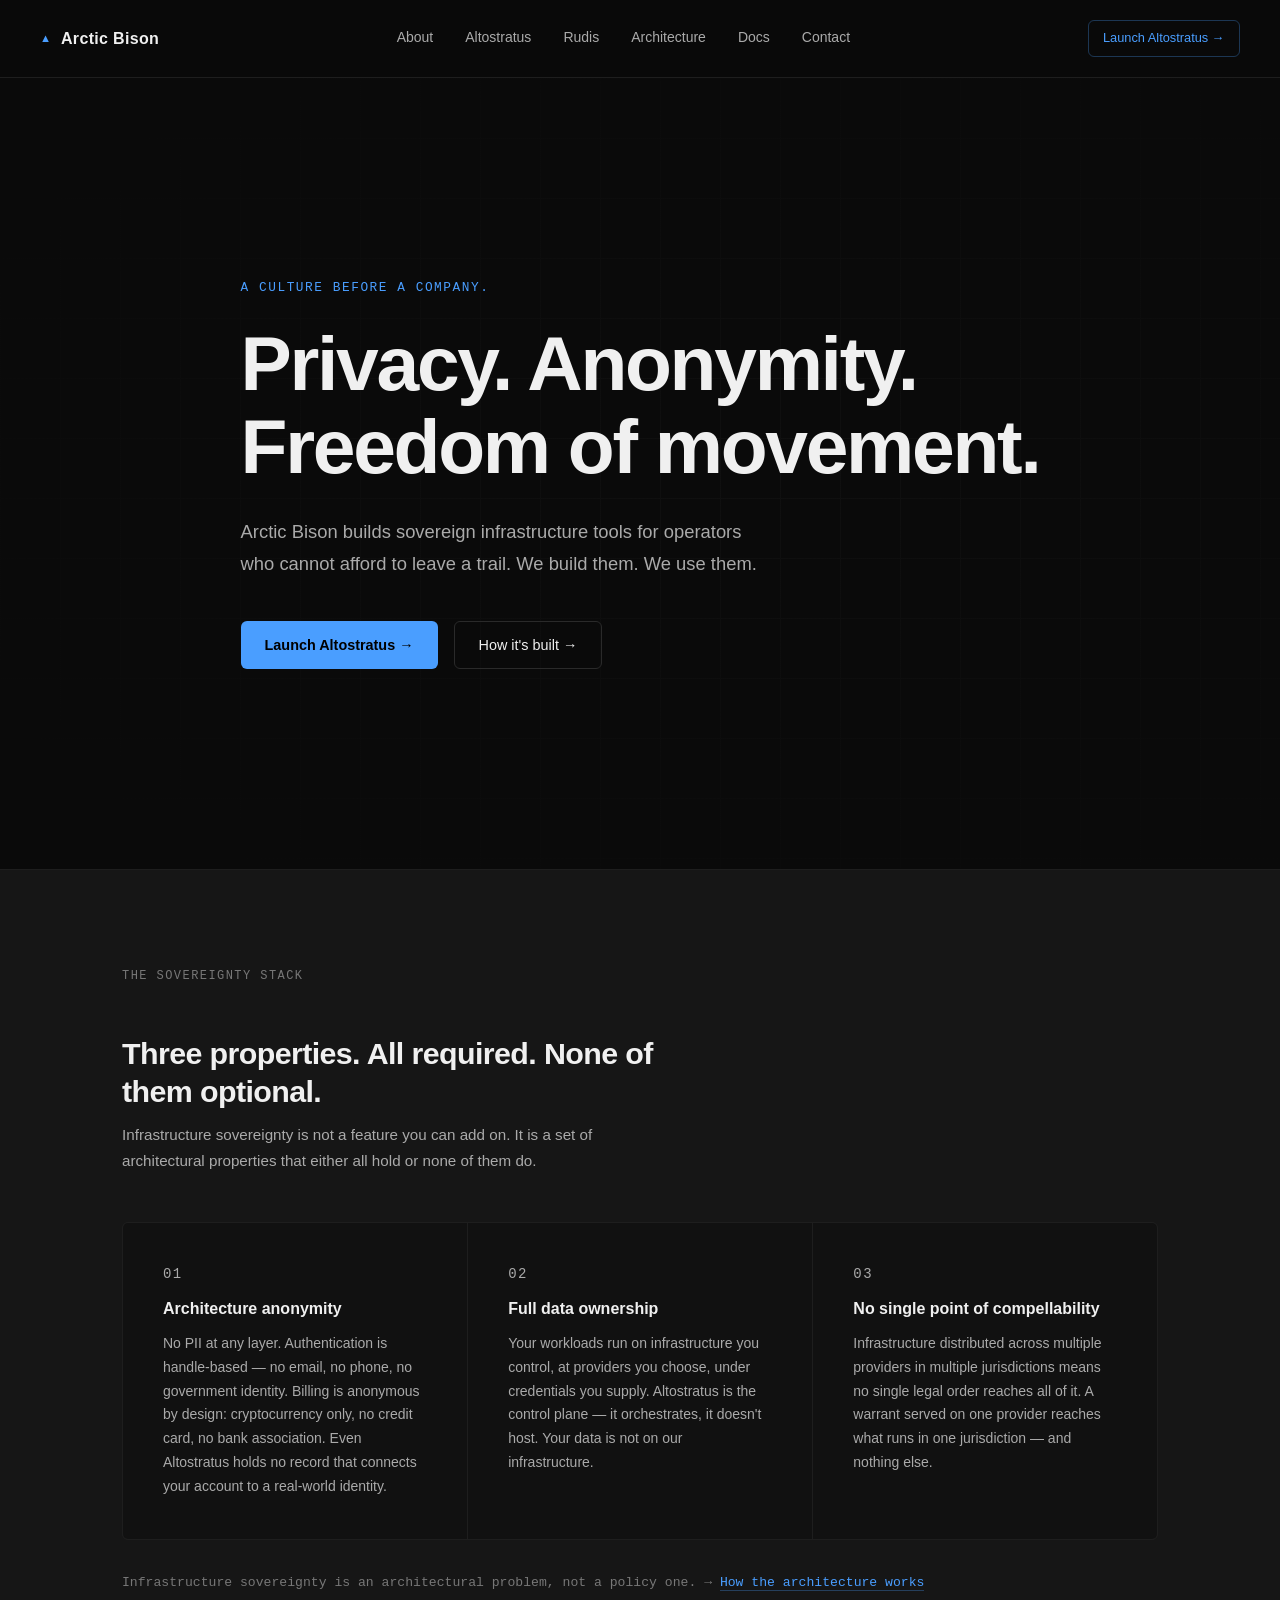
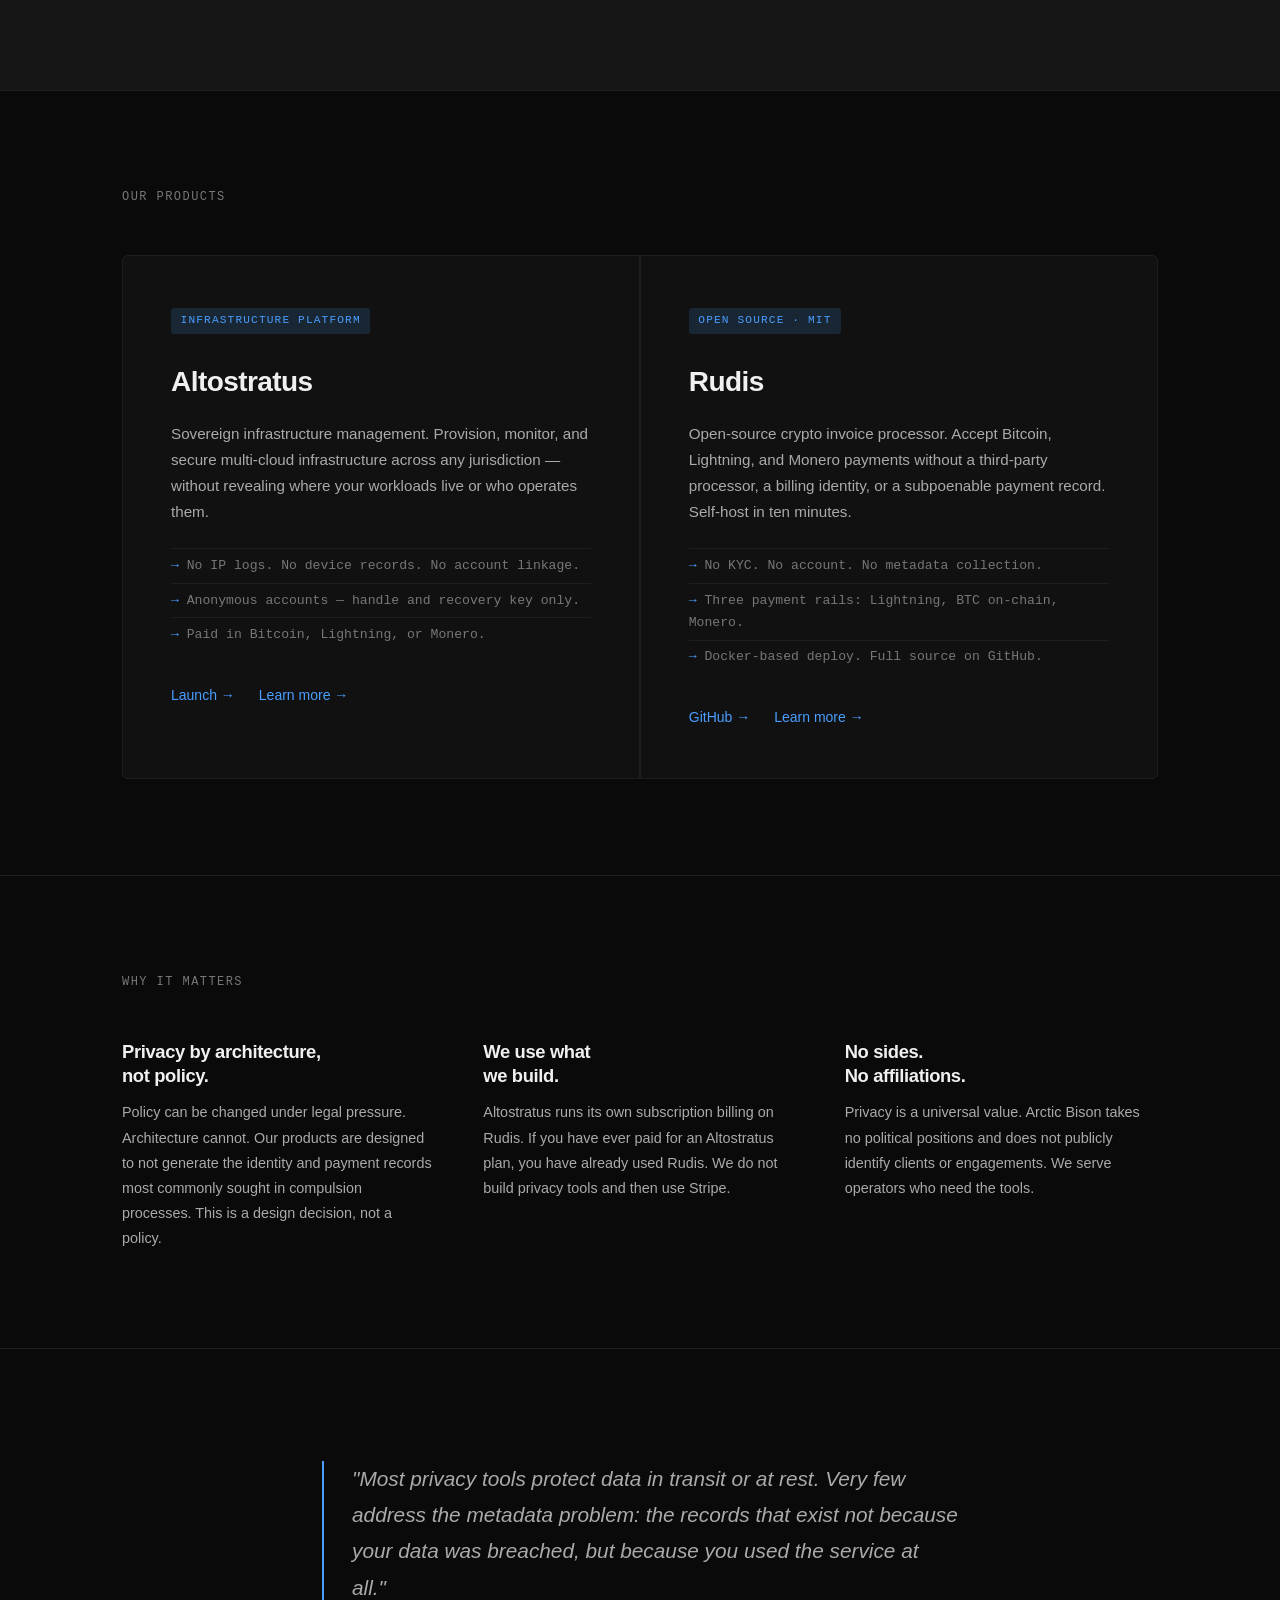
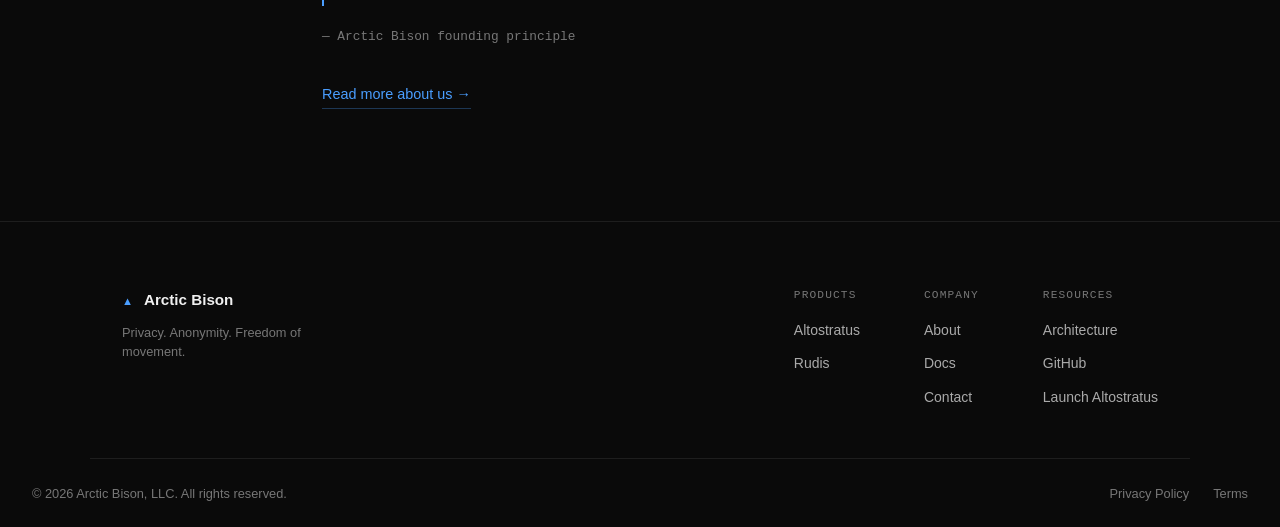
<file: index.html>
<!DOCTYPE html>
<html lang="en">
<head>
  <meta charset="UTF-8" />
  <meta name="viewport" content="width=device-width, initial-scale=1.0" />
  <title>Arctic Bison — Privacy. Anonymity. Freedom of Movement.</title>
  <meta name="description" content="Arctic Bison builds sovereign infrastructure tools for operators who cannot afford to leave a trail. Altostratus. Rudis." />
  <link rel="stylesheet" href="css/main.css" />
  <link rel="icon" type="image/png" href="assets/favicon.png" />
  <script defer data-domain="arcticbison.com" src="https://plausible.io/js/script.js"></script>
  <style>
    .sovereignty-stack {
      padding: 6rem 0;
      border-bottom: 1px solid var(--border);
      background: var(--bg-elevated);
    }
    .sovereignty-properties {
      display: grid;
      grid-template-columns: repeat(3, 1fr);
      gap: 1.5px;
      background: var(--border);
      border: 1px solid var(--border);
      border-radius: var(--radius);
      overflow: hidden;
      margin-top: 3rem;
    }
    .sovereignty-property {
      background: var(--bg-surface);
      padding: 2.5rem;
      transition: background 0.2s;
    }
    .sovereignty-property:hover { background: var(--bg-elevated); }
    .sovereignty-number {
      font-size: 0.7rem;
      font-family: var(--font-mono);
      color: var(--accent);
      text-transform: uppercase;
      letter-spacing: 0.1em;
      margin-bottom: 0.75rem;
    }
    .sovereignty-property h3 {
      font-size: 1rem;
      font-weight: 600;
      color: var(--text-primary);
      margin-bottom: 0.75rem;
      line-height: 1.35;
    }
    .sovereignty-property p {
      font-size: 0.875rem;
      color: var(--text-secondary);
      line-height: 1.7;
    }
    .sovereignty-note {
      margin-top: 2rem;
      font-size: 0.82rem;
      color: var(--text-muted);
      font-family: var(--font-mono);
    }
    .sovereignty-note a {
      color: var(--accent);
      border-bottom: 1px solid rgba(74, 158, 255, 0.3);
    }
    .sovereignty-note a:hover { border-color: var(--accent); }
    @media (max-width: 900px) {
      .sovereignty-properties { grid-template-columns: 1fr; }
    }
  </style>
</head>
<body>

  <!-- NAV -->
  <nav class="nav">
    <a href="/" class="nav-logo">
      <span class="nav-logo-mark">&#x25B2;</span>
      <span class="nav-logo-text">Arctic Bison</span>
    </a>
    <div class="nav-links">
      <a href="/about.html">About</a>
      <a href="/altostratus.html">Altostratus</a>
      <a href="/rudis.html">Rudis</a>
      <a href="/architecture.html">Architecture</a>
      <a href="/docs.html">Docs</a>
      <a href="/contact.html">Contact</a>
    </div>
    <a href="https://app.arcticbison.com" class="nav-cta" target="_blank" rel="noopener">Launch Altostratus →</a>
  </nav>

  <!-- HERO -->
  <section class="hero">
    <div class="hero-inner">
      <p class="hero-eyebrow">A culture before a company.</p>
      <h1 class="hero-headline">Privacy. Anonymity.<br>Freedom of movement.</h1>
      <p class="hero-body">
        Arctic Bison builds sovereign infrastructure tools for operators who cannot afford to leave a trail.
        We build them. We use them.
      </p>
      <div class="hero-ctas">
        <a href="https://app.arcticbison.com" class="btn-primary" target="_blank" rel="noopener">Launch Altostratus →</a>
        <a href="/architecture.html" class="btn-secondary">How it's built →</a>
      </div>
    </div>
  </section>

  <!-- SOVEREIGNTY STACK -->
  <section class="sovereignty-stack">
    <div class="container">
      <p class="section-label">The Sovereignty Stack</p>
      <h2 style="font-size: clamp(1.4rem, 2.5vw, 1.9rem); font-weight: 700; letter-spacing: -0.02em; max-width: 560px; line-height: 1.25;">Three properties. All required. None of them optional.</h2>
      <p style="font-size: 0.95rem; color: var(--text-secondary); max-width: 540px; margin-top: 0.75rem; line-height: 1.7;">
        Infrastructure sovereignty is not a feature you can add on. It is a set of architectural
        properties that either all hold or none of them do.
      </p>

      <div class="sovereignty-properties">

        <div class="sovereignty-property">
          <p class="sovereignty-number">01</p>
          <h3>Architecture anonymity</h3>
          <p>
            No PII at any layer. Authentication is handle-based — no email, no phone, no government
            identity. Billing is anonymous by design: cryptocurrency only, no credit card, no bank
            association. Even Altostratus holds no record that connects your account to a real-world identity.
          </p>
        </div>

        <div class="sovereignty-property">
          <p class="sovereignty-number">02</p>
          <h3>Full data ownership</h3>
          <p>
            Your workloads run on infrastructure you control, at providers you choose, under credentials
            you supply. Altostratus is the control plane — it orchestrates, it doesn't host. Your data
            is not on our infrastructure.
          </p>
        </div>

        <div class="sovereignty-property">
          <p class="sovereignty-number">03</p>
          <h3>No single point of compellability</h3>
          <p>
            Infrastructure distributed across multiple providers in multiple jurisdictions means no single
            legal order reaches all of it. A warrant served on one provider reaches what runs in one
            jurisdiction — and nothing else.
          </p>
        </div>

      </div>

      <p class="sovereignty-note">
        Infrastructure sovereignty is an architectural problem, not a policy one. &rarr;&nbsp;<a href="/architecture.html">How the architecture works</a>
      </p>
    </div>
  </section>

  <!-- PRODUCTS -->
  <section class="products">
    <div class="container">
      <p class="section-label">Our products</p>

      <div class="product-grid">

        <div class="product-card">
          <div class="product-card-tag">Infrastructure Platform</div>
          <h2 class="product-card-name">Altostratus</h2>
          <p class="product-card-desc">
            Sovereign infrastructure management. Provision, monitor, and secure
            multi-cloud infrastructure across any jurisdiction — without revealing
            where your workloads live or who operates them.
          </p>
          <ul class="product-card-facts">
            <li>No IP logs. No device records. No account linkage.</li>
            <li>Anonymous accounts — handle and recovery key only.</li>
            <li>Paid in Bitcoin, Lightning, or Monero.</li>
          </ul>
          <div class="product-card-links">
            <a href="https://app.arcticbison.com" class="product-card-link" target="_blank" rel="noopener">Launch →</a>
            <a href="/altostratus.html" class="product-card-link">Learn more →</a>
          </div>
        </div>

        <div class="product-card">
          <div class="product-card-tag">Open Source · MIT</div>
          <h2 class="product-card-name">Rudis</h2>
          <p class="product-card-desc">
            Open-source crypto invoice processor. Accept Bitcoin, Lightning, and Monero
            payments without a third-party processor, a billing identity, or a
            subpoenable payment record. Self-host in ten minutes.
          </p>
          <ul class="product-card-facts">
            <li>No KYC. No account. No metadata collection.</li>
            <li>Three payment rails: Lightning, BTC on-chain, Monero.</li>
            <li>Docker-based deploy. Full source on GitHub.</li>
          </ul>
          <div class="product-card-links">
            <a href="https://github.com/Arcticbison-Dev/Rudis" class="product-card-link" target="_blank" rel="noopener">GitHub →</a>
            <a href="/rudis.html" class="product-card-link">Learn more →</a>
          </div>
        </div>

      </div>
    </div>
  </section>

  <!-- VALUES -->
  <section class="values">
    <div class="container">
      <p class="section-label">Why it matters</p>

      <div class="values-grid">

        <div class="value-item">
          <h3 class="value-heading">Privacy by architecture,<br>not policy.</h3>
          <p class="value-body">
            Policy can be changed under legal pressure. Architecture cannot.
            Our products are designed to not generate the identity and payment records
            most commonly sought in compulsion processes. This is a design decision, not a policy.
          </p>
        </div>

        <div class="value-item">
          <h3 class="value-heading">We use what<br>we build.</h3>
          <p class="value-body">
            Altostratus runs its own subscription billing on Rudis. If you have ever
            paid for an Altostratus plan, you have already used Rudis.
            We do not build privacy tools and then use Stripe.
          </p>
        </div>

        <div class="value-item">
          <h3 class="value-heading">No sides.<br>No affiliations.</h3>
          <p class="value-body">
            Privacy is a universal value. Arctic Bison takes no political positions
            and does not publicly identify clients or engagements.
            We serve operators who need the tools.
          </p>
        </div>

      </div>
    </div>
  </section>

  <!-- THESIS -->
  <section class="thesis">
    <div class="container thesis-inner">
      <p class="thesis-quote">
        "Most privacy tools protect data in transit or at rest. Very few address
        the metadata problem: the records that exist not because your data was
        breached, but because you used the service at all."
      </p>
      <p class="thesis-attribution">— Arctic Bison founding principle</p>
      <a href="/about.html" class="btn-ghost">Read more about us →</a>
    </div>
  </section>

  <!-- FOOTER -->
  <footer class="footer">
    <div class="container footer-inner">
      <div class="footer-brand">
        <span class="footer-logo-mark">&#x25B2;</span>
        <span class="footer-logo-text">Arctic Bison</span>
        <p class="footer-tagline">Privacy. Anonymity. Freedom of movement.</p>
      </div>
      <div class="footer-links">
        <div class="footer-col">
          <p class="footer-col-heading">Products</p>
          <a href="/altostratus.html">Altostratus</a>
          <a href="/rudis.html">Rudis</a>
        </div>
        <div class="footer-col">
          <p class="footer-col-heading">Company</p>
          <a href="/about.html">About</a>
          <a href="/docs.html">Docs</a>
          <a href="/contact.html">Contact</a>
        </div>
        <div class="footer-col">
          <p class="footer-col-heading">Resources</p>
          <a href="/architecture.html">Architecture</a>
          <a href="https://github.com/Arcticbison-Dev/Rudis" target="_blank" rel="noopener">GitHub</a>
          <a href="https://app.arcticbison.com" target="_blank" rel="noopener">Launch Altostratus</a>
        </div>
      </div>
    </div>
    <div class="footer-bottom">
      <p>© 2026 Arctic Bison, LLC. All rights reserved.</p>
      <div class="footer-bottom-links">
        <a href="/privacy.html">Privacy Policy</a>
        <a href="/terms.html">Terms</a>
      </div>
    </div>
  </footer>

</body>
</html>
</file>
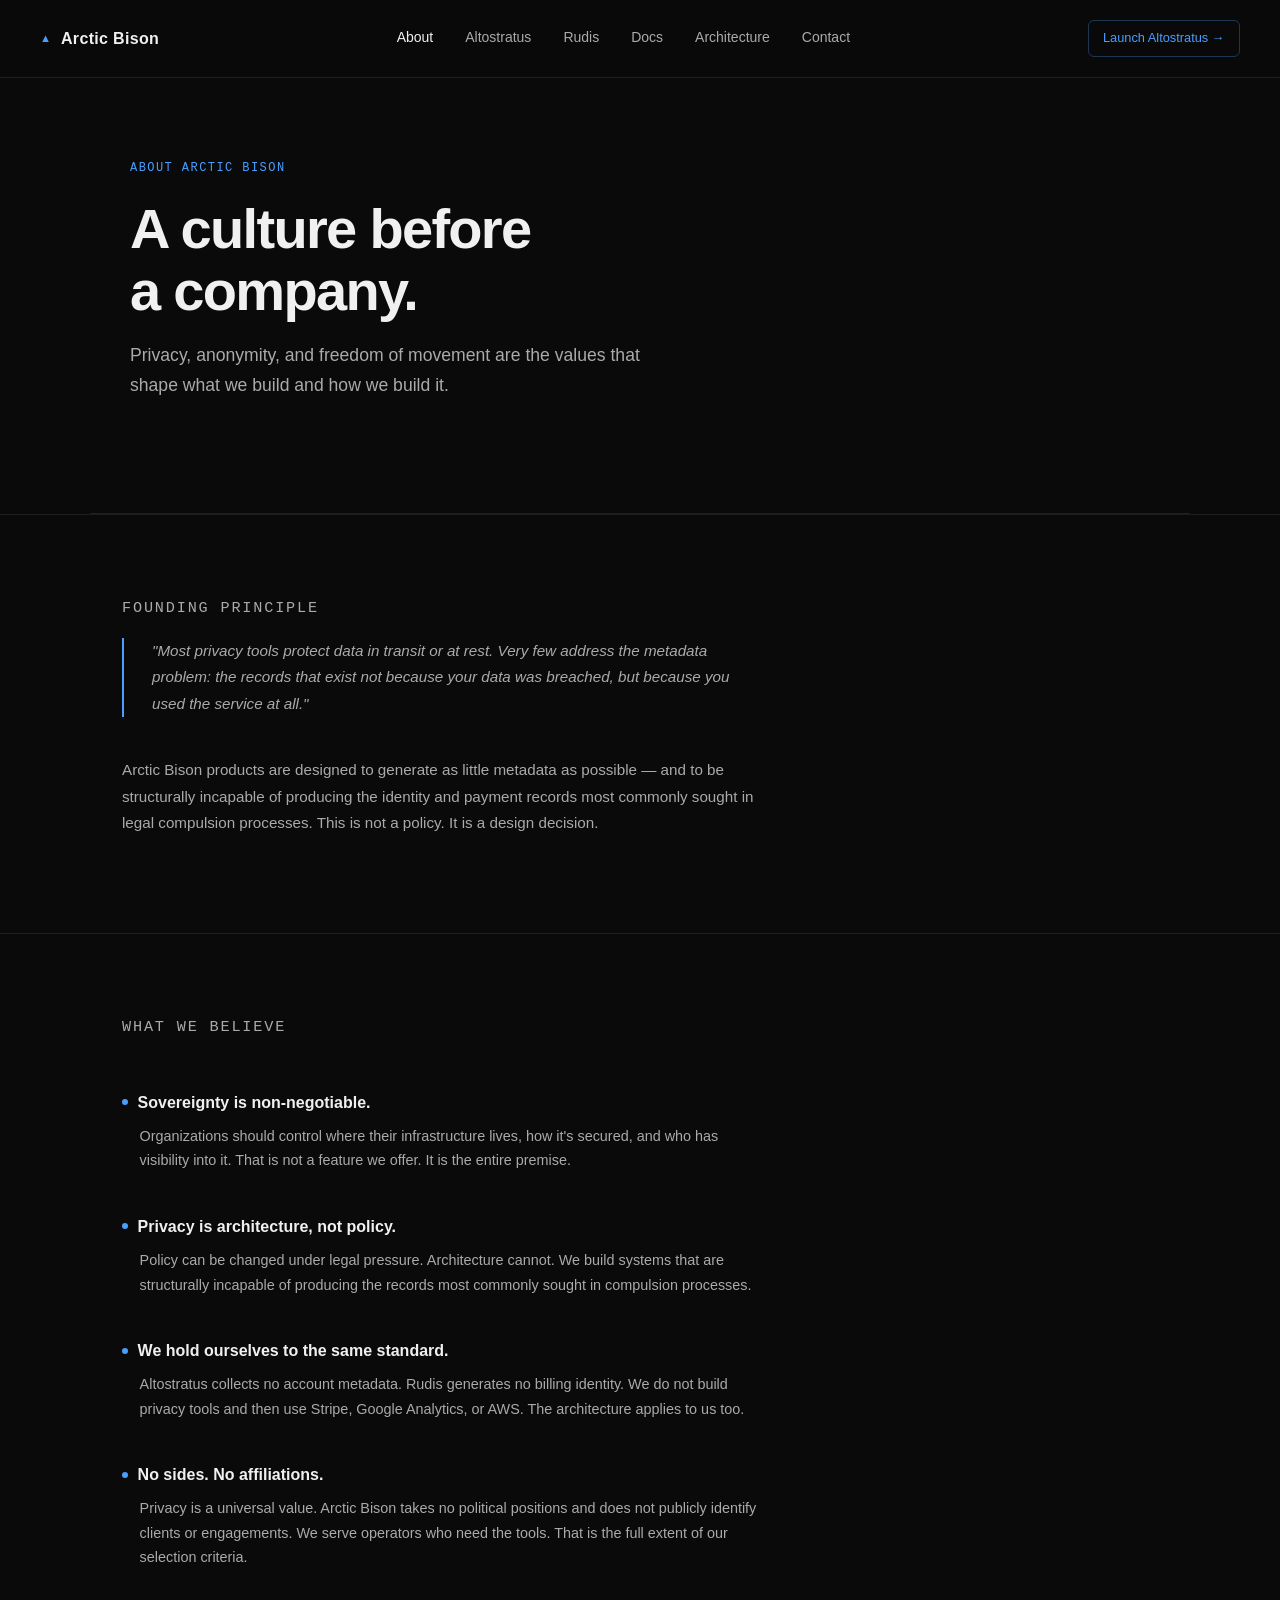
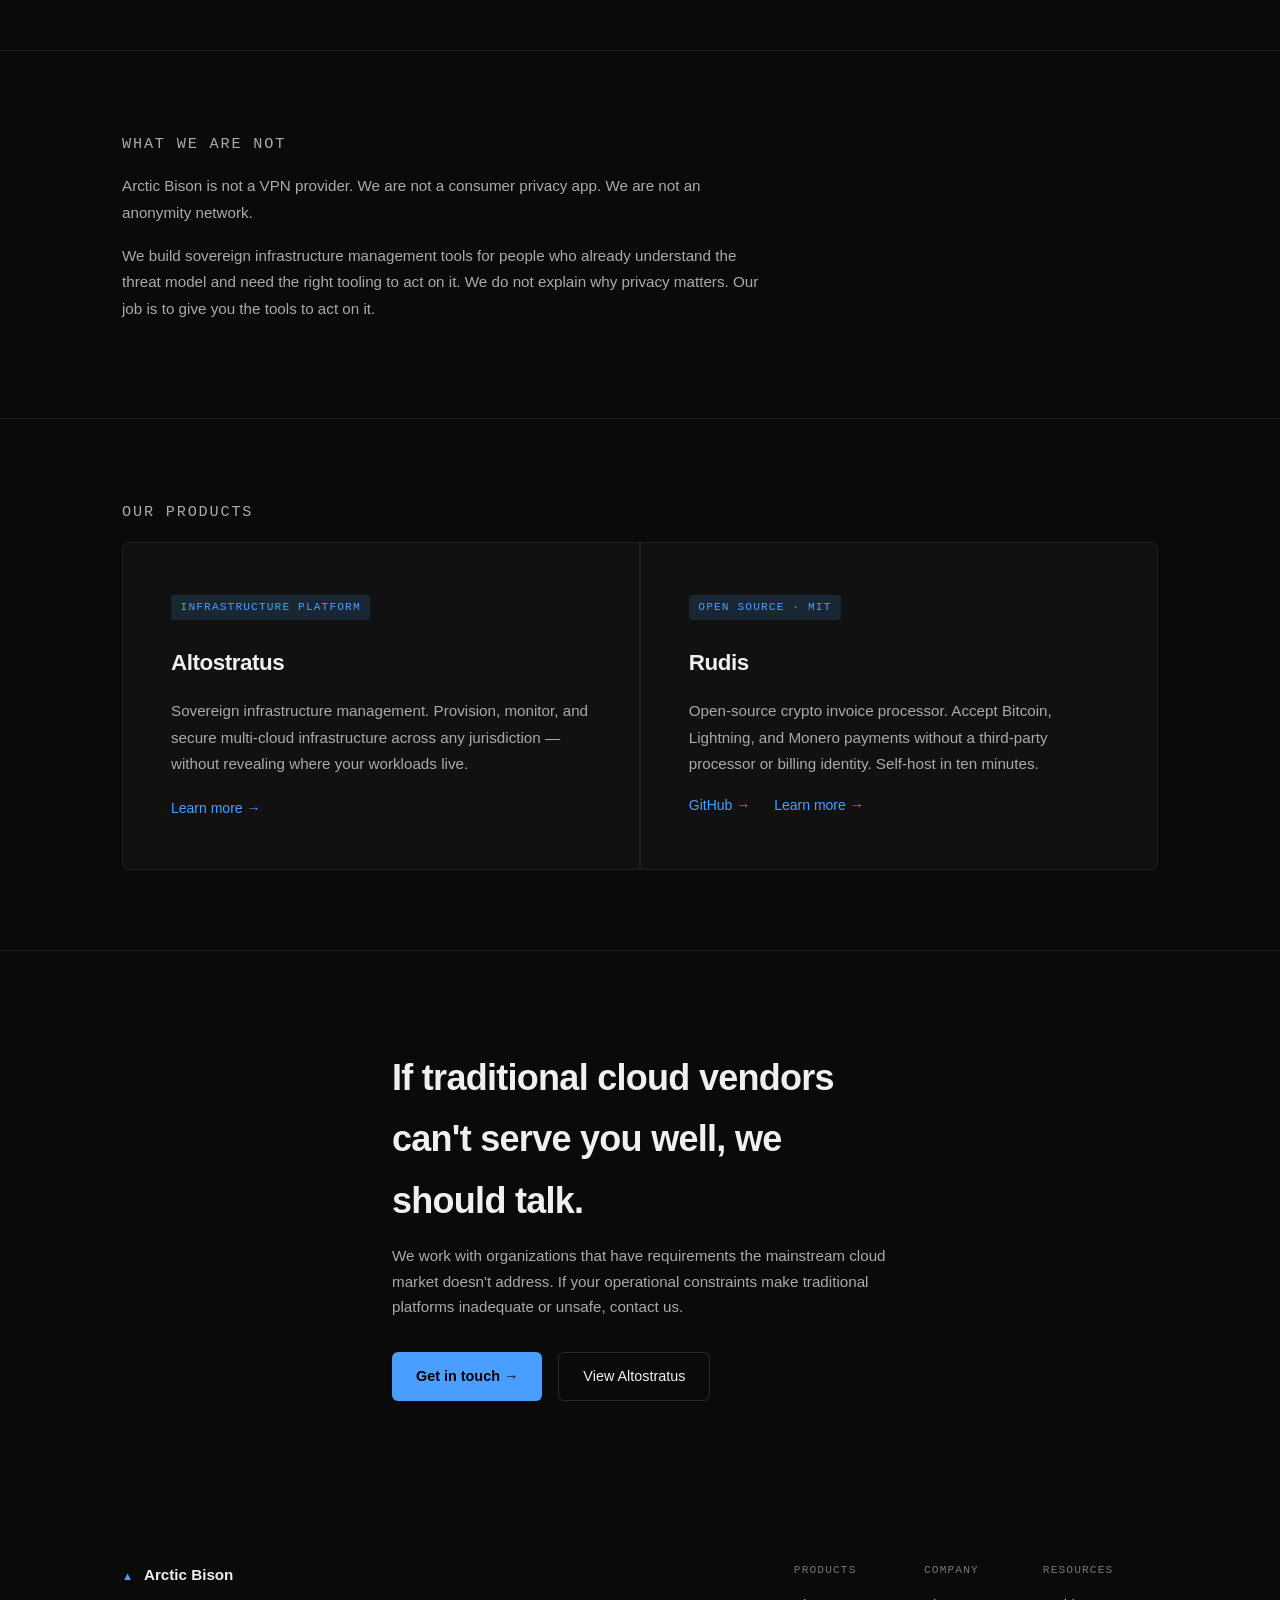
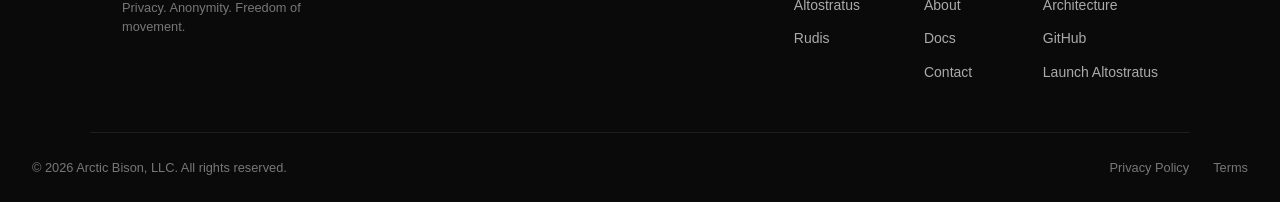
<file: about.html>
<!DOCTYPE html>
<html lang="en">
<head>
  <meta charset="UTF-8" />
  <meta name="viewport" content="width=device-width, initial-scale=1.0" />
  <title>About Arctic Bison — Privacy. Anonymity. Freedom of Movement.</title>
  <meta name="description" content="Arctic Bison is a culture before it is a company. Privacy, anonymity, and freedom of movement are the values that shape what we build." />
  <link rel="stylesheet" href="css/main.css" />
  <link rel="icon" type="image/png" href="assets/favicon.png" />
  <script defer data-domain="arcticbison.com" src="https://plausible.io/js/script.js"></script>
</head>
<body>

  <!-- NAV -->
  <nav class="nav">
    <a href="/" class="nav-logo">
      <span class="nav-logo-mark">&#x25B2;</span>
      <span class="nav-logo-text">Arctic Bison</span>
    </a>
    <div class="nav-links">
      <a href="/about.html" style="color: var(--text-primary);">About</a>
      <a href="/altostratus.html">Altostratus</a>
      <a href="/rudis.html">Rudis</a>
      <a href="/docs.html">Docs</a>
      <a href="/architecture.html">Architecture</a>
      <a href="/contact.html">Contact</a>
    </div>
    <a href="https://app.arcticbison.com" class="nav-cta" target="_blank" rel="noopener">Launch Altostratus →</a>
  </nav>

  <!-- HERO -->
  <div class="page-hero">
    <p class="page-hero-eyebrow">About Arctic Bison</p>
    <h1 class="page-hero-headline">A culture before<br>a company.</h1>
    <p class="page-hero-sub">
      Privacy, anonymity, and freedom of movement are the values that shape
      what we build and how we build it.
    </p>
  </div>

  <!-- FOUNDING PRINCIPLE -->
  <section class="content-section">
    <div class="container">
      <p class="section-label">Founding principle</p>
      <div class="thesis-inner" style="max-width:680px;">
        <p class="thesis-quote">
          "Most privacy tools protect data in transit or at rest. Very few address
          the metadata problem: the records that exist not because your data was
          breached, but because you used the service at all."
        </p>
      </div>
      <div style="max-width:640px; margin-top:2.5rem;">
        <p>
          Arctic Bison products are designed to generate as little metadata as possible — and to be
          structurally incapable of producing the identity and payment records most commonly sought
          in legal compulsion processes. This is not a policy. It is a design decision.
        </p>
      </div>
    </div>
  </section>

  <!-- WHAT WE BELIEVE -->
  <section class="content-section">
    <div class="container">
      <p class="section-label">What we believe</p>
      <div class="points-list" style="max-width:680px;">
        <div class="point-item">
          <h3>Sovereignty is non-negotiable.</h3>
          <p>Organizations should control where their infrastructure lives, how it's secured, and who has visibility into it. That is not a feature we offer. It is the entire premise.</p>
        </div>
        <div class="point-item">
          <h3>Privacy is architecture, not policy.</h3>
          <p>Policy can be changed under legal pressure. Architecture cannot. We build systems that are structurally incapable of producing the records most commonly sought in compulsion processes.</p>
        </div>
        <div class="point-item">
          <h3>We hold ourselves to the same standard.</h3>
          <p>Altostratus collects no account metadata. Rudis generates no billing identity. We do not build privacy tools and then use Stripe, Google Analytics, or AWS. The architecture applies to us too.</p>
        </div>
        <div class="point-item">
          <h3>No sides. No affiliations.</h3>
          <p>Privacy is a universal value. Arctic Bison takes no political positions and does not publicly identify clients or engagements. We serve operators who need the tools. That is the full extent of our selection criteria.</p>
        </div>
      </div>
    </div>
  </section>

  <!-- WHAT WE ARE NOT -->
  <section class="content-section">
    <div class="container">
      <p class="section-label">What we are not</p>
      <div style="max-width:640px;">
        <p>
          Arctic Bison is not a VPN provider. We are not a consumer privacy app.
          We are not an anonymity network.
        </p>
        <p>
          We build sovereign infrastructure management tools for people who already
          understand the threat model and need the right tooling to act on it.
          We do not explain why privacy matters. Our job is to give you the tools to act on it.
        </p>
      </div>
    </div>
  </section>

  <!-- PRODUCTS -->
  <section class="content-section">
    <div class="container">
      <p class="section-label">Our products</p>
      <div class="product-grid">
        <div class="product-card">
          <div class="product-card-tag">Infrastructure Platform</div>
          <h2 class="product-card-name">Altostratus</h2>
          <p class="product-card-desc">Sovereign infrastructure management. Provision, monitor, and secure multi-cloud infrastructure across any jurisdiction — without revealing where your workloads live.</p>
          <a href="/altostratus.html" class="product-card-link">Learn more →</a>
        </div>
        <div class="product-card">
          <div class="product-card-tag">Open Source · MIT</div>
          <h2 class="product-card-name">Rudis</h2>
          <p class="product-card-desc">Open-source crypto invoice processor. Accept Bitcoin, Lightning, and Monero payments without a third-party processor or billing identity. Self-host in ten minutes.</p>
          <div class="product-card-links">
            <a href="https://github.com/Arcticbison-Dev/Rudis" class="product-card-link" target="_blank">GitHub →</a>
            <a href="/rudis.html" class="product-card-link">Learn more →</a>
          </div>
        </div>
      </div>
    </div>
  </section>

  <!-- CONTACT CTA -->
  <section class="cta-section">
    <div class="container cta-inner">
      <h2 class="cta-heading">If traditional cloud vendors can't serve you well, we should talk.</h2>
      <p class="cta-body">
        We work with organizations that have requirements the mainstream cloud market doesn't address.
        If your operational constraints make traditional platforms inadequate or unsafe,
        contact us.
      </p>
      <div class="cta-buttons">
        <a href="/contact.html" class="btn-primary">Get in touch →</a>
        <a href="/altostratus.html" class="btn-secondary">View Altostratus</a>
      </div>
    </div>
  </section>

  <!-- FOOTER -->
  <footer class="footer">
    <div class="container footer-inner">
      <div class="footer-brand">
        <span class="footer-logo-mark">&#x25B2;</span>
        <span class="footer-logo-text">Arctic Bison</span>
        <p class="footer-tagline">Privacy. Anonymity. Freedom of movement.</p>
      </div>
      <div class="footer-links">
        <div class="footer-col">
          <p class="footer-col-heading">Products</p>
          <a href="/altostratus.html">Altostratus</a>
          <a href="/rudis.html">Rudis</a>
        </div>
        <div class="footer-col">
          <p class="footer-col-heading">Company</p>
          <a href="/about.html">About</a>
          <a href="/docs.html">Docs</a>
      <a href="/contact.html">Contact</a>
        </div>
        <div class="footer-col">
          <p class="footer-col-heading">Resources</p>
          <a href="/architecture.html">Architecture</a>
          <a href="https://github.com/Arcticbison-Dev/Rudis" target="_blank">GitHub</a>
          <a href="https://app.arcticbison.com" target="_blank" rel="noopener">Launch Altostratus</a>
        </div>
      </div>
    </div>
    <div class="footer-bottom">
      <p>© 2026 Arctic Bison, LLC. All rights reserved.</p>
      <div class="footer-bottom-links">
        <a href="/privacy.html">Privacy Policy</a>
        <a href="/terms.html">Terms</a>
      </div>
    </div>
  </footer>

</body>
</html>
</file>
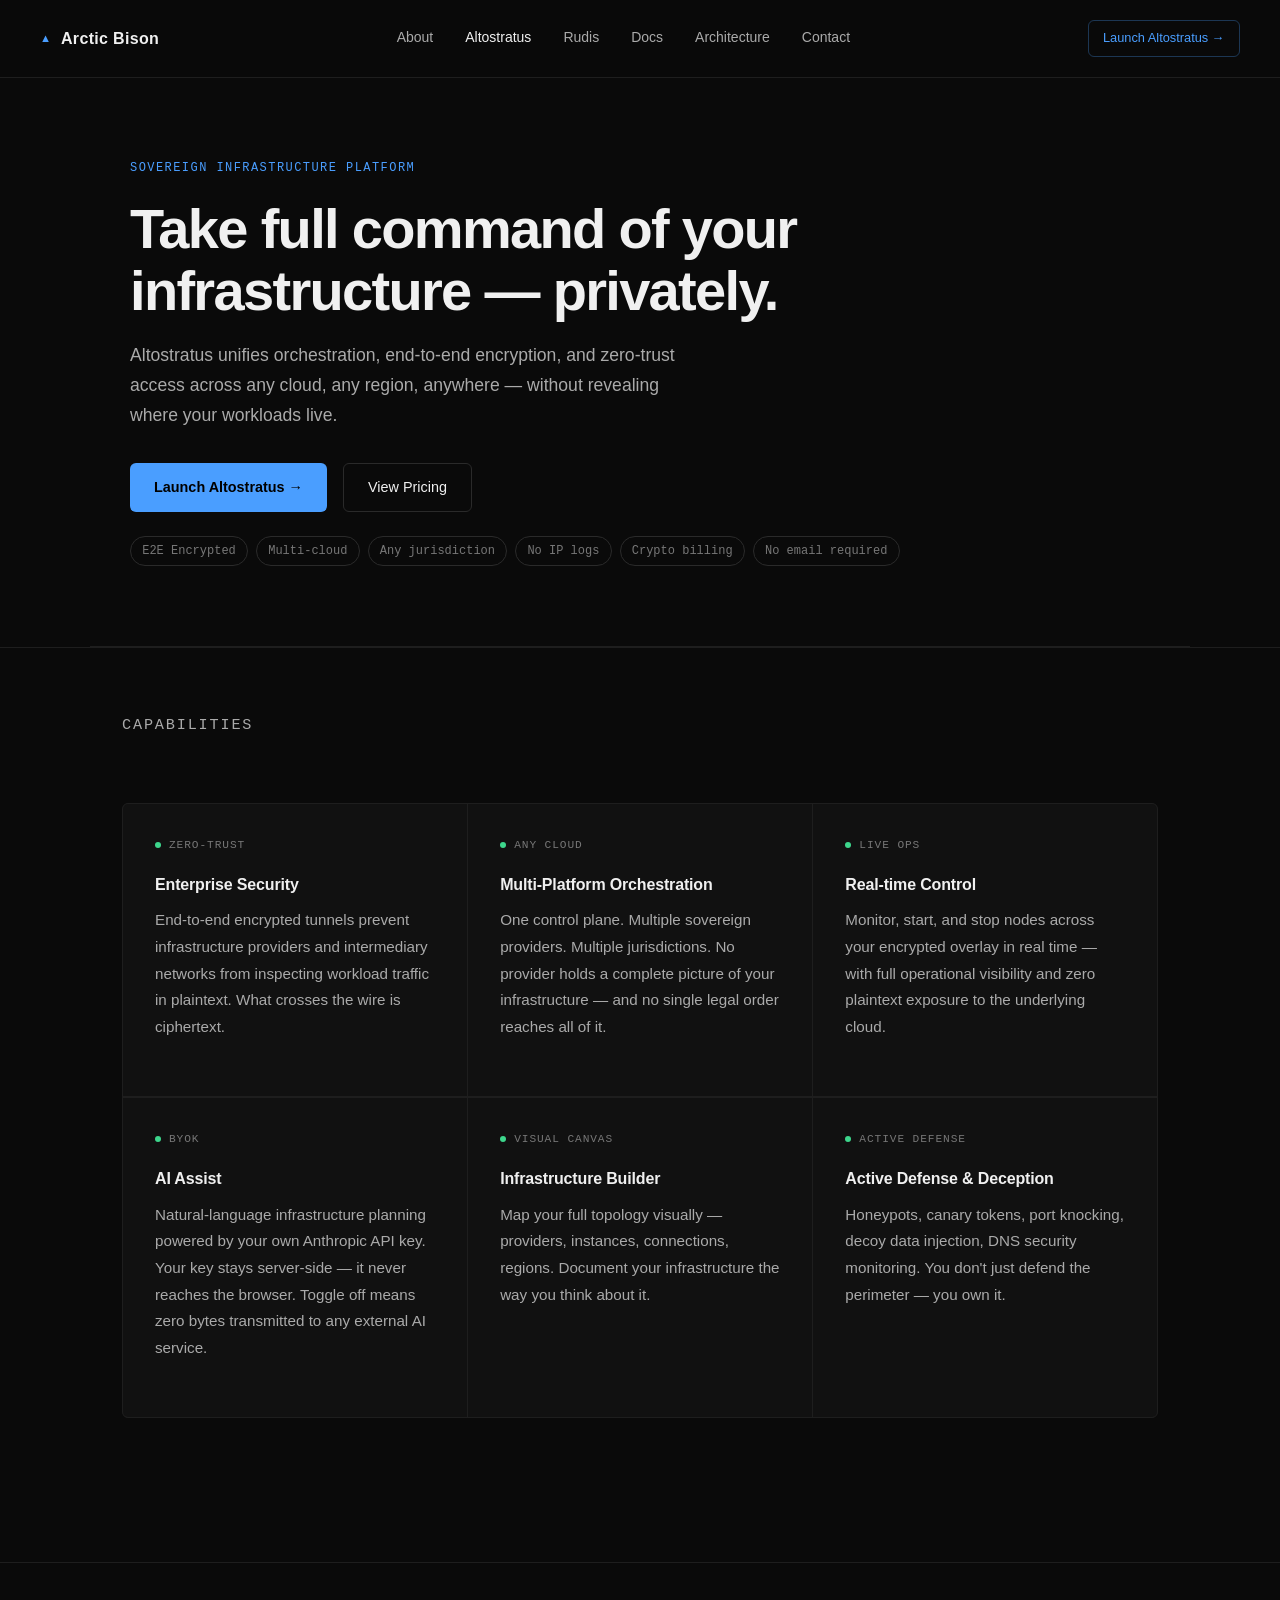
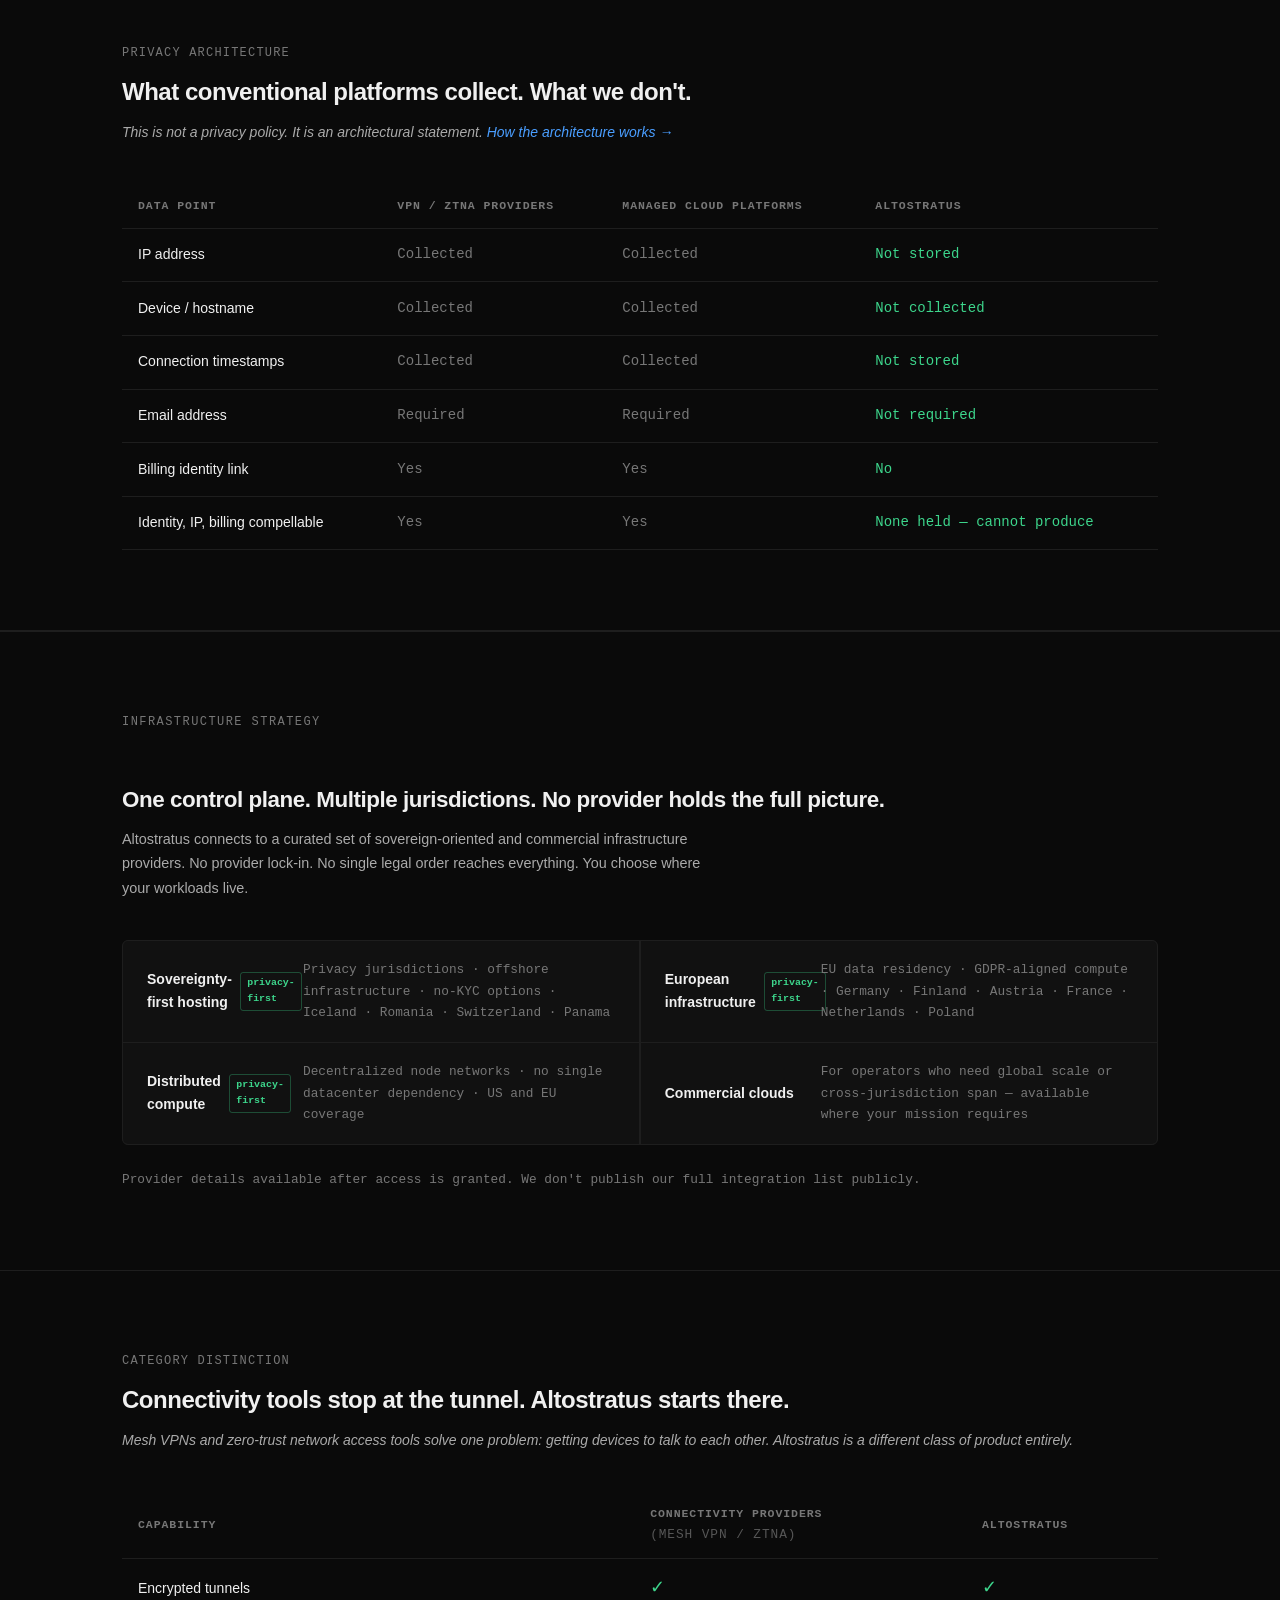
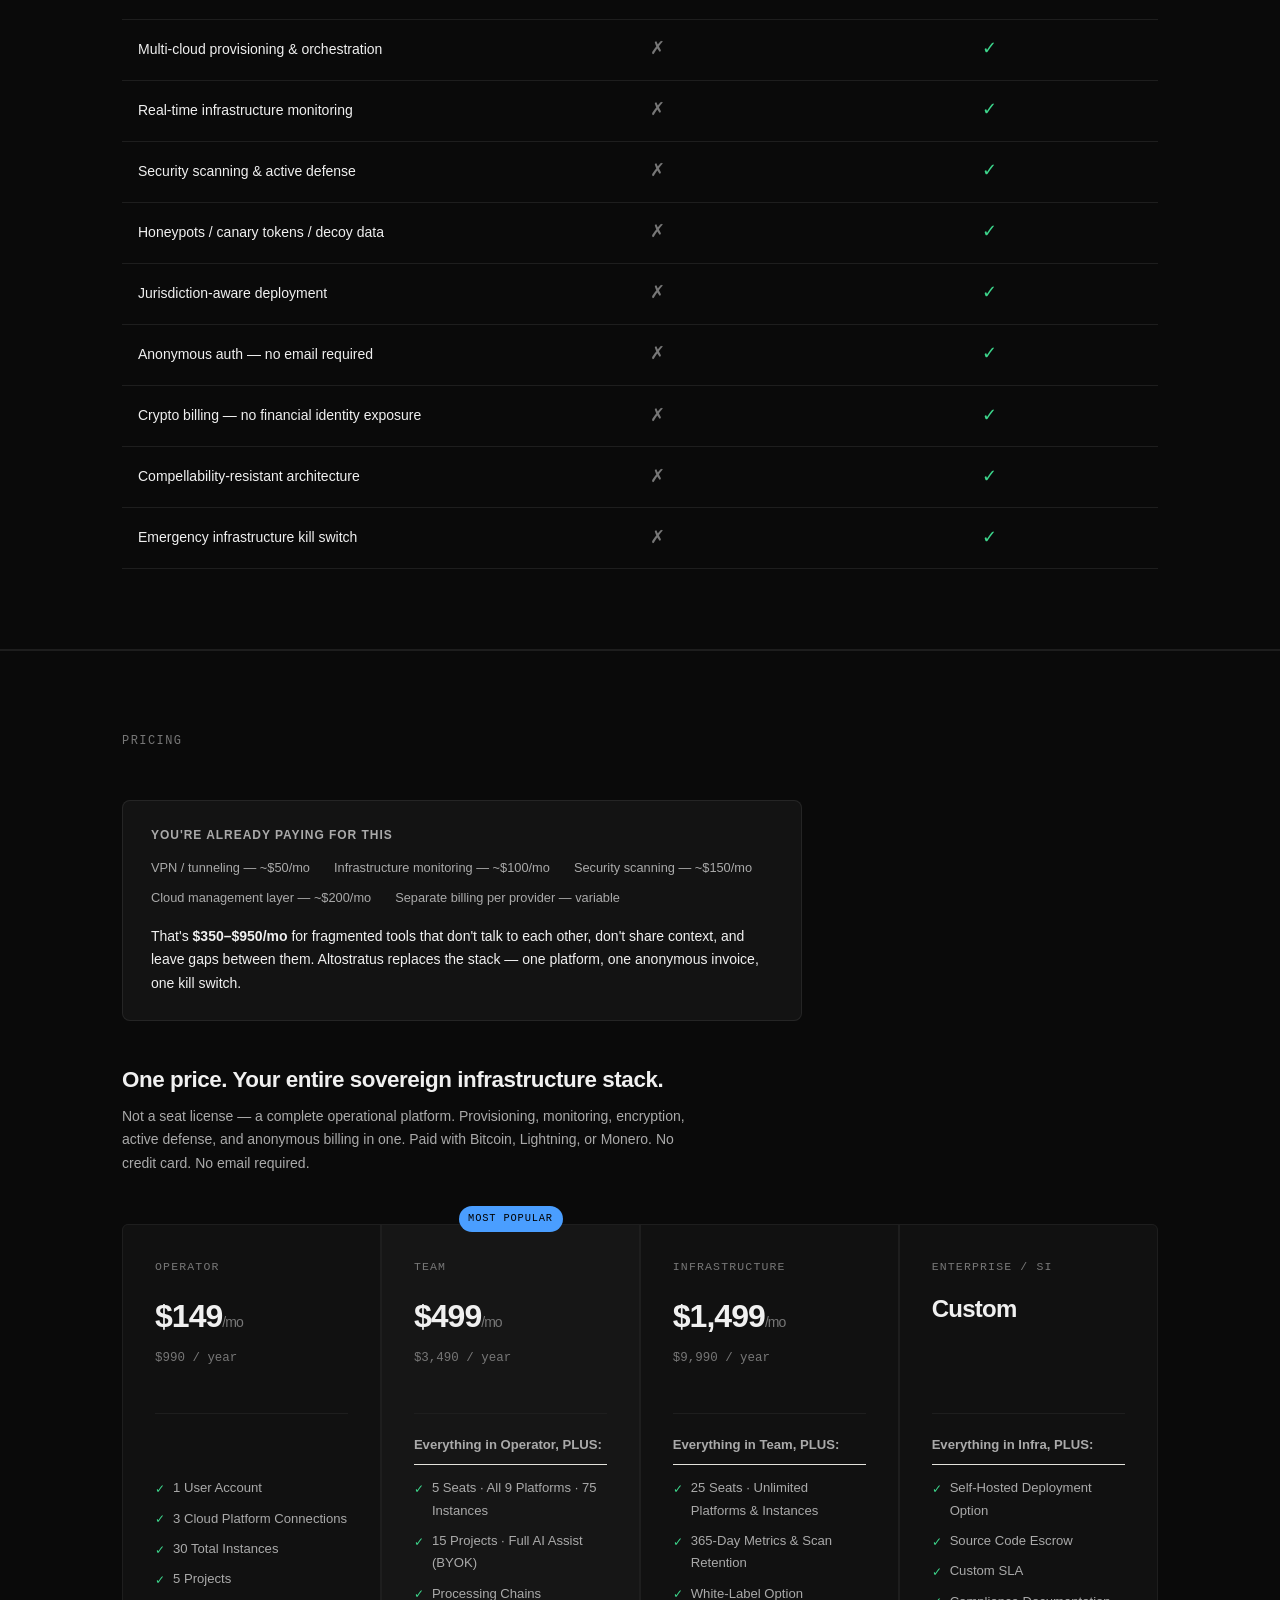
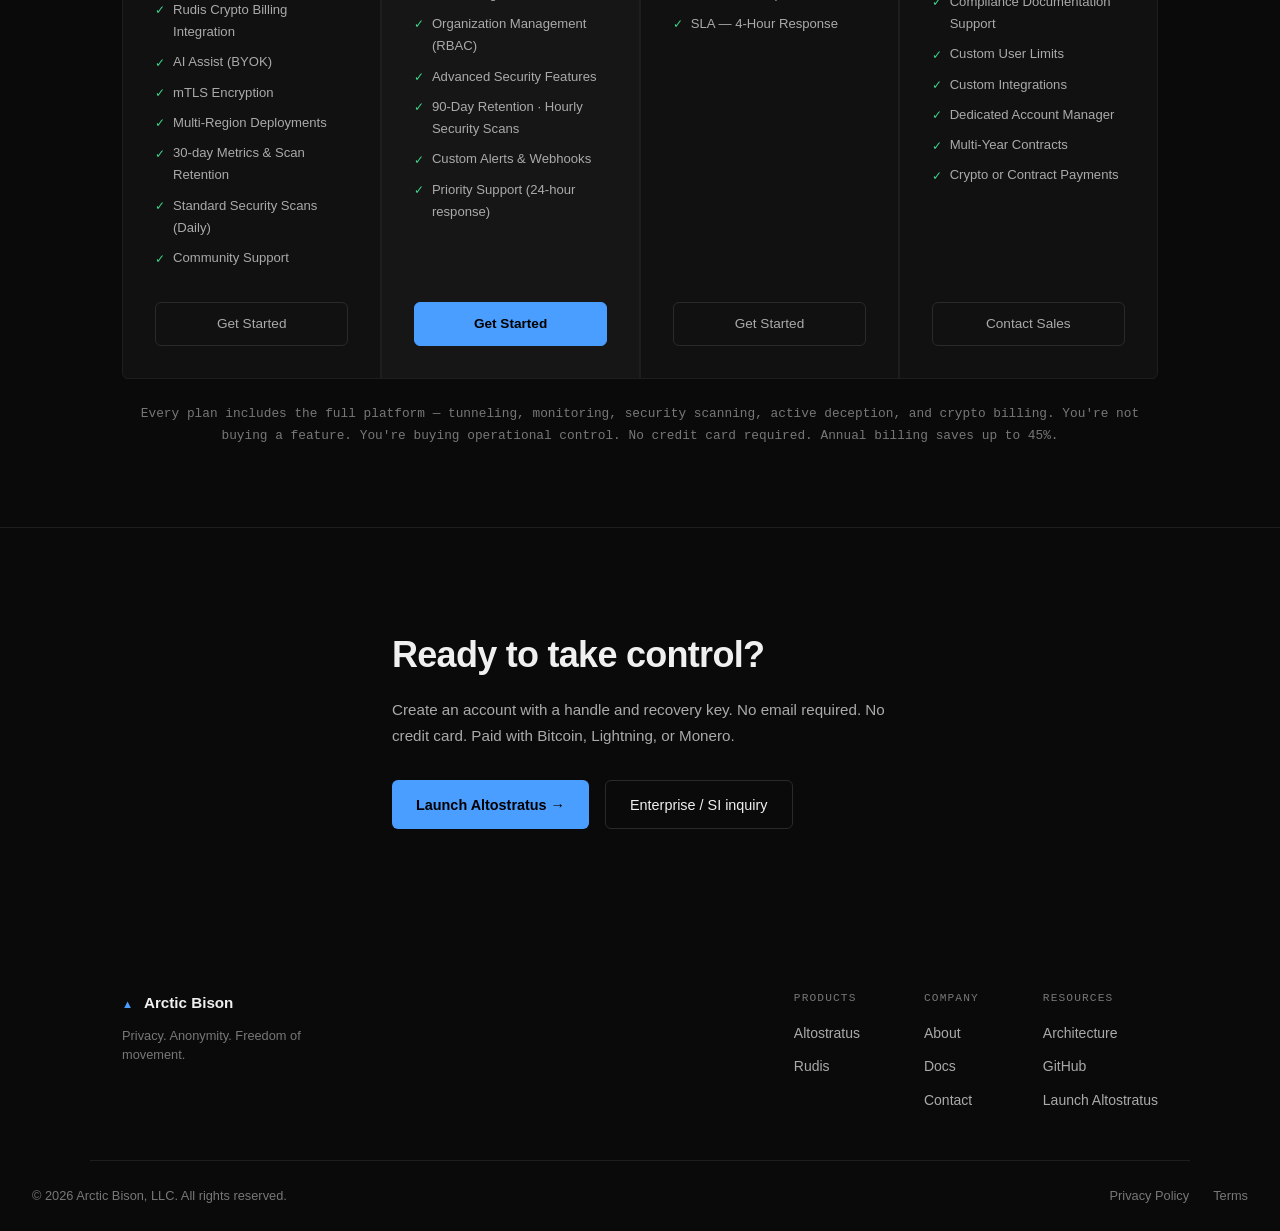
<file: altostratus.html>
<!DOCTYPE html>
<html lang="en">
<head>
  <meta charset="UTF-8" />
  <meta name="viewport" content="width=device-width, initial-scale=1.0" />
  <title>Altostratus — Sovereign Infrastructure Platform · Arctic Bison</title>
  <meta name="description" content="Provision, monitor, and secure multi-cloud infrastructure across any jurisdiction — without creating a metadata trail." />
  <link rel="stylesheet" href="css/main.css" />
  <link rel="icon" type="image/png" href="assets/favicon.png" />
  <script defer data-domain="arcticbison.com" src="https://plausible.io/js/script.js"></script>
  <style>
    /* Pricing alignment fixes */
    .pricing-card { display: flex; flex-direction: column; }
    .pricing-features { flex: 1; }
    .pricing-price { min-height: 3.5rem; }

    /* Suppress the CSS-generated badge — replaced with real HTML above the grid */
    .pricing-card.featured::before { content: none; }

    /* Plus headers: slightly smaller so "Everything in Infrastructure, PLUS:" fits one line */
    .pricing-plus-header {
      font-size: 0.75rem;
      font-weight: 600;
      color: var(--accent, #C6613F);
      padding-bottom: 0.5rem;
      margin-bottom: 0.25rem;
      border-bottom: 1px solid var(--hairline, #E4E3DC);
      list-style: none;
    }
    .pricing-plus-header::before { display: none; }

    /* Badge above the grid, centered over Team column (col 2 of 4 = left 37.5%) */
    .pricing-wrapper { position: relative; margin-top: 3rem; }
    .most-popular-badge {
      position: absolute;
      top: -1.1rem;
      left: 37.5%;
      transform: translateX(-50%);
      font-size: 0.65rem;
      font-family: var(--font-mono, monospace);
      text-transform: uppercase;
      letter-spacing: 0.08em;
      background: var(--accent, #C6613F);
      color: #000;
      padding: 0.25rem 0.6rem;
      border-radius: 100px;
      white-space: nowrap;
      z-index: 10;
    }
  </style>
</head>
<body>

  <!-- NAV -->
  <nav class="nav">
    <a href="/" class="nav-logo">
      <span class="nav-logo-mark">&#x25B2;</span>
      <span class="nav-logo-text">Arctic Bison</span>
    </a>
    <div class="nav-links">
      <a href="/about.html">About</a>
      <a href="/altostratus.html" style="color: var(--text-primary);">Altostratus</a>
      <a href="/rudis.html">Rudis</a>
      <a href="/docs.html">Docs</a>
      <a href="/architecture.html">Architecture</a>
      <a href="/contact.html">Contact</a>
    </div>
    <a href="https://app.arcticbison.com" class="nav-cta" target="_blank" rel="noopener">Launch Altostratus →</a>
  </nav>

  <!-- HERO -->
  <div class="page-hero">
    <p class="page-hero-eyebrow">Sovereign Infrastructure Platform</p>
    <h1 class="page-hero-headline">Take full command of your<br>infrastructure — privately.</h1>
    <p class="page-hero-sub">
      Altostratus unifies orchestration, end-to-end encryption, and zero-trust
      access across any cloud, any region, anywhere — without revealing where
      your workloads live.
    </p>
    <div class="hero-ctas">
      <a href="https://app.arcticbison.com" class="btn-primary" target="_blank" rel="noopener">Launch Altostratus →</a>
      <a href="#pricing" class="btn-secondary">View Pricing</a>
    </div>
    <div class="trust-pills">
      <span class="trust-pill">E2E Encrypted</span>
      <span class="trust-pill">Multi-cloud</span>
      <span class="trust-pill">Any jurisdiction</span>
      <span class="trust-pill">No IP logs</span>
      <span class="trust-pill">Crypto billing</span>
      <span class="trust-pill">No email required</span>
    </div>
  </div>

  <!-- FEATURES -->
  <section class="content-section" style="padding-top: 4rem;">
    <div class="container">
      <p class="section-label">Capabilities</p>
      <div class="feature-grid">

        <div class="feature-card">
          <div class="feature-card-tag">Zero-trust</div>
          <h3>Enterprise Security</h3>
          <p>End-to-end encrypted tunnels prevent infrastructure providers and intermediary networks from inspecting workload traffic in plaintext. What crosses the wire is ciphertext.</p>
        </div>

        <div class="feature-card">
          <div class="feature-card-tag">Any cloud</div>
          <h3>Multi-Platform Orchestration</h3>
          <p>One control plane. Multiple sovereign providers. Multiple jurisdictions. No provider holds a complete picture of your infrastructure — and no single legal order reaches all of it.</p>
        </div>

        <div class="feature-card">
          <div class="feature-card-tag">Live ops</div>
          <h3>Real-time Control</h3>
          <p>Monitor, start, and stop nodes across your encrypted overlay in real time — with full operational visibility and zero plaintext exposure to the underlying cloud.</p>
        </div>

        <div class="feature-card">
          <div class="feature-card-tag">BYOK</div>
          <h3>AI Assist</h3>
          <p>Natural-language infrastructure planning powered by your own Anthropic API key. Your key stays server-side — it never reaches the browser. Toggle off means zero bytes transmitted to any external AI service.</p>
        </div>

        <div class="feature-card">
          <div class="feature-card-tag">Visual canvas</div>
          <h3>Infrastructure Builder</h3>
          <p>Map your full topology visually — providers, instances, connections, regions. Document your infrastructure the way you think about it.</p>
        </div>

        <div class="feature-card">
          <div class="feature-card-tag">Active defense</div>
          <h3>Active Defense &amp; Deception</h3>
          <p>Honeypots, canary tokens, port knocking, decoy data injection, DNS security monitoring. You don't just defend the perimeter — you own it.</p>
        </div>

      </div>
    </div>
  </section>

  <!-- METADATA COMPARISON -->
  <section class="data-table-section">
    <div class="container">
      <p class="data-table-label">Privacy architecture</p>
      <h2 class="data-table-heading">What conventional platforms collect. What we don't.</h2>
      <p class="data-table-sub">This is not a privacy policy. It is an architectural statement. <a href="/architecture.html" style="color:var(--accent);">How the architecture works →</a></p>

      <table class="data-table">
        <thead>
          <tr>
            <th>Data point</th>
            <th>VPN / ZTNA Providers</th>
            <th>Managed Cloud Platforms</th>
            <th>Altostratus</th>
          </tr>
        </thead>
        <tbody>
          <tr>
            <td>IP address</td>
            <td class="bad">Collected</td>
            <td class="bad">Collected</td>
            <td class="good">Not stored</td>
          </tr>
          <tr>
            <td>Device / hostname</td>
            <td class="bad">Collected</td>
            <td class="bad">Collected</td>
            <td class="good">Not collected</td>
          </tr>
          <tr>
            <td>Connection timestamps</td>
            <td class="bad">Collected</td>
            <td class="bad">Collected</td>
            <td class="good">Not stored</td>
          </tr>
          <tr>
            <td>Email address</td>
            <td class="bad">Required</td>
            <td class="bad">Required</td>
            <td class="good">Not required</td>
          </tr>
          <tr>
            <td>Billing identity link</td>
            <td class="bad">Yes</td>
            <td class="bad">Yes</td>
            <td class="good">No</td>
          </tr>
          <tr>
            <td>Identity, IP, billing compellable</td>
            <td class="bad">Yes</td>
            <td class="bad">Yes</td>
            <td class="good">None held — cannot produce</td>
          </tr>
        </tbody>
      </table>
    </div>
  </section>

  <!-- PROVIDERS -->
  <section class="providers-section">
    <div class="container">
      <p class="section-label">Infrastructure strategy</p>
      <h2 style="font-size:1.4rem; font-weight:700; letter-spacing:-0.02em; margin-bottom:0.5rem;">One control plane. Multiple jurisdictions. No provider holds the full picture.</h2>
      <p style="font-size:0.9rem; color:var(--text-secondary); margin-bottom:1.75rem; max-width:580px;">Altostratus connects to a curated set of sovereign-oriented and commercial infrastructure providers. No provider lock-in. No single legal order reaches everything. You choose where your workloads live.</p>

      <div class="providers-grid">
        <div class="provider-row">
          <span class="provider-name privacy-first">Sovereignty-first hosting</span>
          <span class="provider-locations">Privacy jurisdictions · offshore infrastructure · no-KYC options · Iceland · Romania · Switzerland · Panama</span>
        </div>
        <div class="provider-row">
          <span class="provider-name privacy-first">European infrastructure</span>
          <span class="provider-locations">EU data residency · GDPR-aligned compute · Germany · Finland · Austria · France · Netherlands · Poland</span>
        </div>
        <div class="provider-row">
          <span class="provider-name privacy-first">Distributed compute</span>
          <span class="provider-locations">Decentralized node networks · no single datacenter dependency · US and EU coverage</span>
        </div>
        <div class="provider-row">
          <span class="provider-name">Commercial clouds</span>
          <span class="provider-locations">For operators who need global scale or cross-jurisdiction span — available where your mission requires</span>
        </div>
      </div>

      <p style="margin-top:1.5rem; font-size:0.8rem; color:var(--text-muted); font-family:var(--font-mono);">Provider details available after access is granted. We don't publish our full integration list publicly.</p>
    </div>
  </section>

  <!-- CAPABILITY COMPARISON -->
  <section class="data-table-section">
    <div class="container">
      <p class="data-table-label">Category distinction</p>
      <h2 class="data-table-heading">Connectivity tools stop at the tunnel. Altostratus starts there.</h2>
      <p class="data-table-sub">Mesh VPNs and zero-trust network access tools solve one problem: getting devices to talk to each other. Altostratus is a different class of product entirely.</p>

      <table class="data-table capability-table">
        <thead>
          <tr>
            <th>Capability</th>
            <th>Connectivity Providers<br><span style="font-weight:400; font-size:0.8rem; opacity:0.7;">(Mesh VPN / ZTNA)</span></th>
            <th>Altostratus</th>
          </tr>
        </thead>
        <tbody>
          <tr>
            <td>Encrypted tunnels</td>
            <td class="good">✓</td>
            <td class="good">✓</td>
          </tr>
          <tr>
            <td>Multi-cloud provisioning &amp; orchestration</td>
            <td class="bad">✗</td>
            <td class="good">✓</td>
          </tr>
          <tr>
            <td>Real-time infrastructure monitoring</td>
            <td class="bad">✗</td>
            <td class="good">✓</td>
          </tr>
          <tr>
            <td>Security scanning &amp; active defense</td>
            <td class="bad">✗</td>
            <td class="good">✓</td>
          </tr>
          <tr>
            <td>Honeypots / canary tokens / decoy data</td>
            <td class="bad">✗</td>
            <td class="good">✓</td>
          </tr>
          <tr>
            <td>Jurisdiction-aware deployment</td>
            <td class="bad">✗</td>
            <td class="good">✓</td>
          </tr>
          <tr>
            <td>Anonymous auth — no email required</td>
            <td class="bad">✗</td>
            <td class="good">✓</td>
          </tr>
          <tr>
            <td>Crypto billing — no financial identity exposure</td>
            <td class="bad">✗</td>
            <td class="good">✓</td>
          </tr>
          <tr>
            <td>Compellability-resistant architecture</td>
            <td class="bad">✗</td>
            <td class="good">✓</td>
          </tr>
          <tr>
            <td>Emergency infrastructure kill switch</td>
            <td class="bad">✗</td>
            <td class="good">✓</td>
          </tr>
        </tbody>
      </table>
    </div>
  </section>

  <!-- PRICING -->
  <section class="pricing-section" id="pricing">
    <div class="container">
      <p class="section-label">Pricing</p>

      <!-- Consolidation frame -->
      <div style="background:rgba(255,255,255,0.04); border:1px solid rgba(255,255,255,0.08); border-radius:8px; padding:1.5rem 1.75rem; margin-bottom:2.5rem; max-width:680px;">
        <p style="font-size:0.75rem; font-weight:600; letter-spacing:0.08em; text-transform:uppercase; color:var(--text-secondary); margin-bottom:0.75rem;">You're already paying for this</p>
        <div style="display:flex; flex-wrap:wrap; gap:0.5rem 1.5rem; font-size:0.8rem; color:var(--text-secondary); margin-bottom:1rem;">
          <span>VPN / tunneling — ~$50/mo</span>
          <span>Infrastructure monitoring — ~$100/mo</span>
          <span>Security scanning — ~$150/mo</span>
          <span>Cloud management layer — ~$200/mo</span>
          <span>Separate billing per provider — variable</span>
        </div>
        <p style="font-size:0.875rem; color:var(--text-primary); margin:0;">That's <strong>$350–$950/mo</strong> for fragmented tools that don't talk to each other, don't share context, and leave gaps between them. Altostratus replaces the stack — one platform, one anonymous invoice, one kill switch.</p>
      </div>

      <h2 style="font-size:1.4rem; font-weight:700; letter-spacing:-0.02em; margin-bottom:0.35rem;">One price. Your entire sovereign infrastructure stack.</h2>
      <p style="font-size:0.875rem; color:var(--text-secondary); max-width:580px;">Not a seat license — a complete operational platform. Provisioning, monitoring, encryption, active defense, and anonymous billing in one. Paid with Bitcoin, Lightning, or Monero. No credit card. No email required.</p>

      <div class="pricing-wrapper">
        <span class="most-popular-badge">Most popular</span>
      <div class="pricing-grid">

        <div class="pricing-card">
          <p class="pricing-tier">Operator</p>
          <p class="pricing-price">$149<span>/mo</span></p>
          <p class="pricing-annual">$990 / year</p>
          <div class="pricing-divider"></div>
          <ul class="pricing-features">
            <li class="pricing-plus-header" aria-hidden="true" style="visibility:hidden;pointer-events:none">Everything in Operator, PLUS:</li>
            <li>1 User Account</li>
            <li>3 Cloud Platform Connections</li>
            <li>30 Total Instances</li>
            <li>5 Projects</li>
            <li>Rudis Crypto Billing Integration</li>
            <li>AI Assist (BYOK)</li>
            <li>mTLS Encryption</li>
            <li>Multi-Region Deployments</li>
            <li>30-day Metrics &amp; Scan Retention</li>
            <li>Standard Security Scans (Daily)</li>
            <li>Community Support</li>
          </ul>
          <a href="https://app.arcticbison.com" class="pricing-cta" target="_blank" rel="noopener">Get Started</a>
        </div>

        <div class="pricing-card featured">
          <p class="pricing-tier">Team</p>
          <p class="pricing-price">$499<span>/mo</span></p>
          <p class="pricing-annual">$3,490 / year</p>
          <div class="pricing-divider"></div>
          <ul class="pricing-features">
            <li class="pricing-plus-header">Everything in Operator, PLUS:</li>
            <li>5 Seats · All 9 Platforms · 75 Instances</li>
            <li>15 Projects · Full AI Assist (BYOK)</li>
            <li>Processing Chains</li>
            <li>Organization Management (RBAC)</li>
            <li>Advanced Security Features</li>
            <li>90-Day Retention · Hourly Security Scans</li>
            <li>Custom Alerts &amp; Webhooks</li>
            <li>Priority Support (24-hour response)</li>
          </ul>
          <a href="https://app.arcticbison.com" class="pricing-cta" target="_blank" rel="noopener">Get Started</a>
        </div>

        <div class="pricing-card">
          <p class="pricing-tier">Infrastructure</p>
          <p class="pricing-price">$1,499<span>/mo</span></p>
          <p class="pricing-annual">$9,990 / year</p>
          <div class="pricing-divider"></div>
          <ul class="pricing-features">
            <li class="pricing-plus-header">Everything in Team, PLUS:</li>
            <li>25 Seats · Unlimited Platforms &amp; Instances</li>
            <li>365-Day Metrics &amp; Scan Retention</li>
            <li>White-Label Option</li>
            <li>SLA — 4-Hour Response</li>
          </ul>
          <a href="https://app.arcticbison.com" class="pricing-cta" target="_blank" rel="noopener">Get Started</a>
        </div>

        <div class="pricing-card">
          <p class="pricing-tier">Enterprise / SI</p>
          <p class="pricing-price" style="font-size:1.5rem;">Custom</p>
          <p class="pricing-annual">&nbsp;</p>
          <div class="pricing-divider"></div>
          <ul class="pricing-features">
            <li class="pricing-plus-header">Everything in Infra, PLUS:</li>
            <li>Self-Hosted Deployment Option</li>
            <li>Source Code Escrow</li>
            <li>Custom SLA</li>
            <li>Compliance Documentation Support</li>
            <li>Custom User Limits</li>
            <li>Custom Integrations</li>
            <li>Dedicated Account Manager</li>
            <li>Multi-Year Contracts</li>
            <li>Crypto or Contract Payments</li>
          </ul>
          <a href="/contact.html" class="pricing-cta">Contact Sales</a>
        </div>

      </div><!-- /pricing-grid -->
      </div><!-- /pricing-wrapper -->

      <p class="pricing-note">Every plan includes the full platform — tunneling, monitoring, security scanning, active deception, and crypto billing. You're not buying a feature. You're buying operational control. No credit card required. Annual billing saves up to 45%.</p>
    </div>
  </section>

  <!-- CTA -->
  <section class="cta-section">
    <div class="container cta-inner">
      <h2 class="cta-heading">Ready to take control?</h2>
      <p class="cta-body">
        Create an account with a handle and recovery key.
        No email required. No credit card. Paid with Bitcoin, Lightning, or Monero.
      </p>
      <div class="cta-buttons">
        <a href="https://app.arcticbison.com" class="btn-primary" target="_blank" rel="noopener">Launch Altostratus →</a>
        <a href="/contact.html" class="btn-secondary">Enterprise / SI inquiry</a>
      </div>
    </div>
  </section>

  <!-- FOOTER -->
  <footer class="footer">
    <div class="container footer-inner">
      <div class="footer-brand">
        <span class="footer-logo-mark">&#x25B2;</span>
        <span class="footer-logo-text">Arctic Bison</span>
        <p class="footer-tagline">Privacy. Anonymity. Freedom of movement.</p>
      </div>
      <div class="footer-links">
        <div class="footer-col">
          <p class="footer-col-heading">Products</p>
          <a href="/altostratus.html">Altostratus</a>
          <a href="/rudis.html">Rudis</a>
        </div>
        <div class="footer-col">
          <p class="footer-col-heading">Company</p>
          <a href="/about.html">About</a>
          <a href="/docs.html">Docs</a>
      <a href="/contact.html">Contact</a>
        </div>
        <div class="footer-col">
          <p class="footer-col-heading">Resources</p>
          <a href="/architecture.html">Architecture</a>
          <a href="https://github.com/Arcticbison-Dev/Rudis" target="_blank" rel="noopener">GitHub</a>
          <a href="https://app.arcticbison.com" target="_blank" rel="noopener">Launch Altostratus</a>
        </div>
      </div>
    </div>
    <div class="footer-bottom">
      <p>© 2026 Arctic Bison, LLC. All rights reserved.</p>
      <div class="footer-bottom-links">
        <a href="/privacy.html">Privacy Policy</a>
        <a href="/terms.html">Terms</a>
      </div>
    </div>
  </footer>

</body>
</html>
</file>
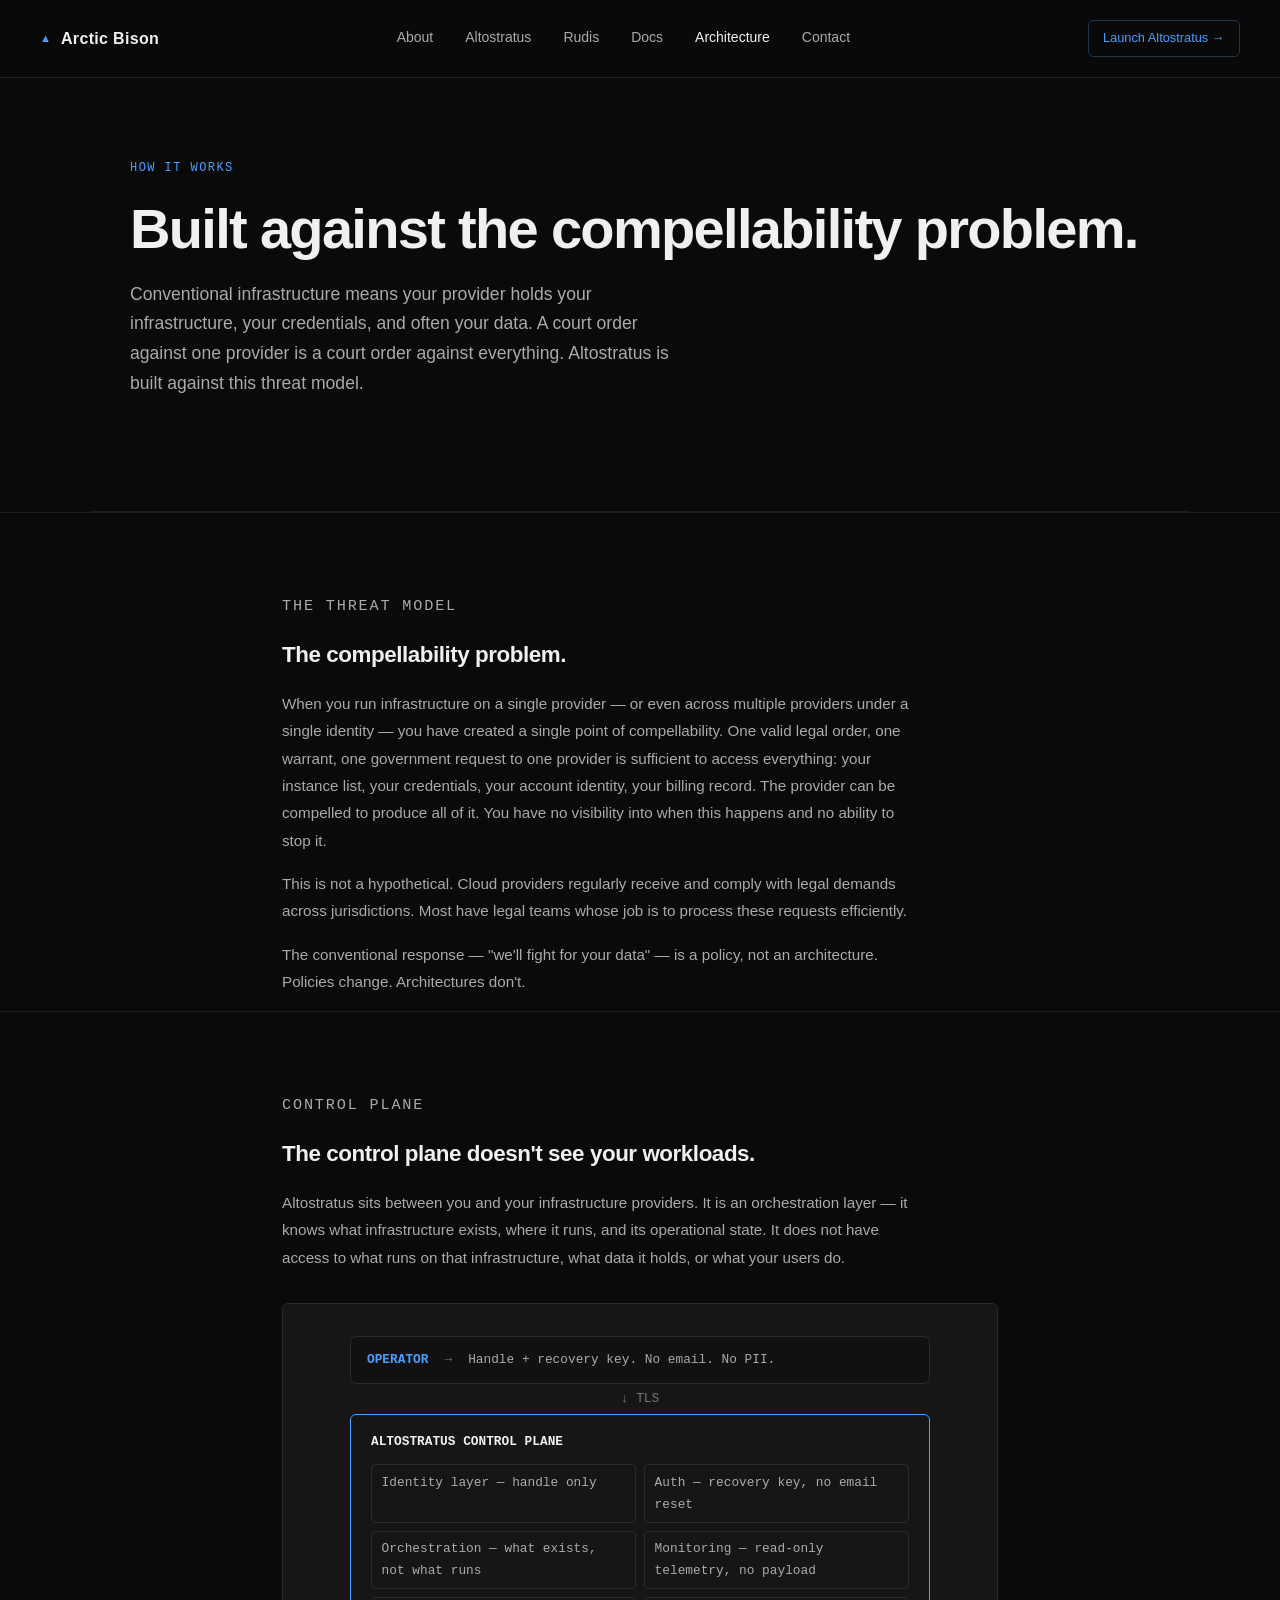
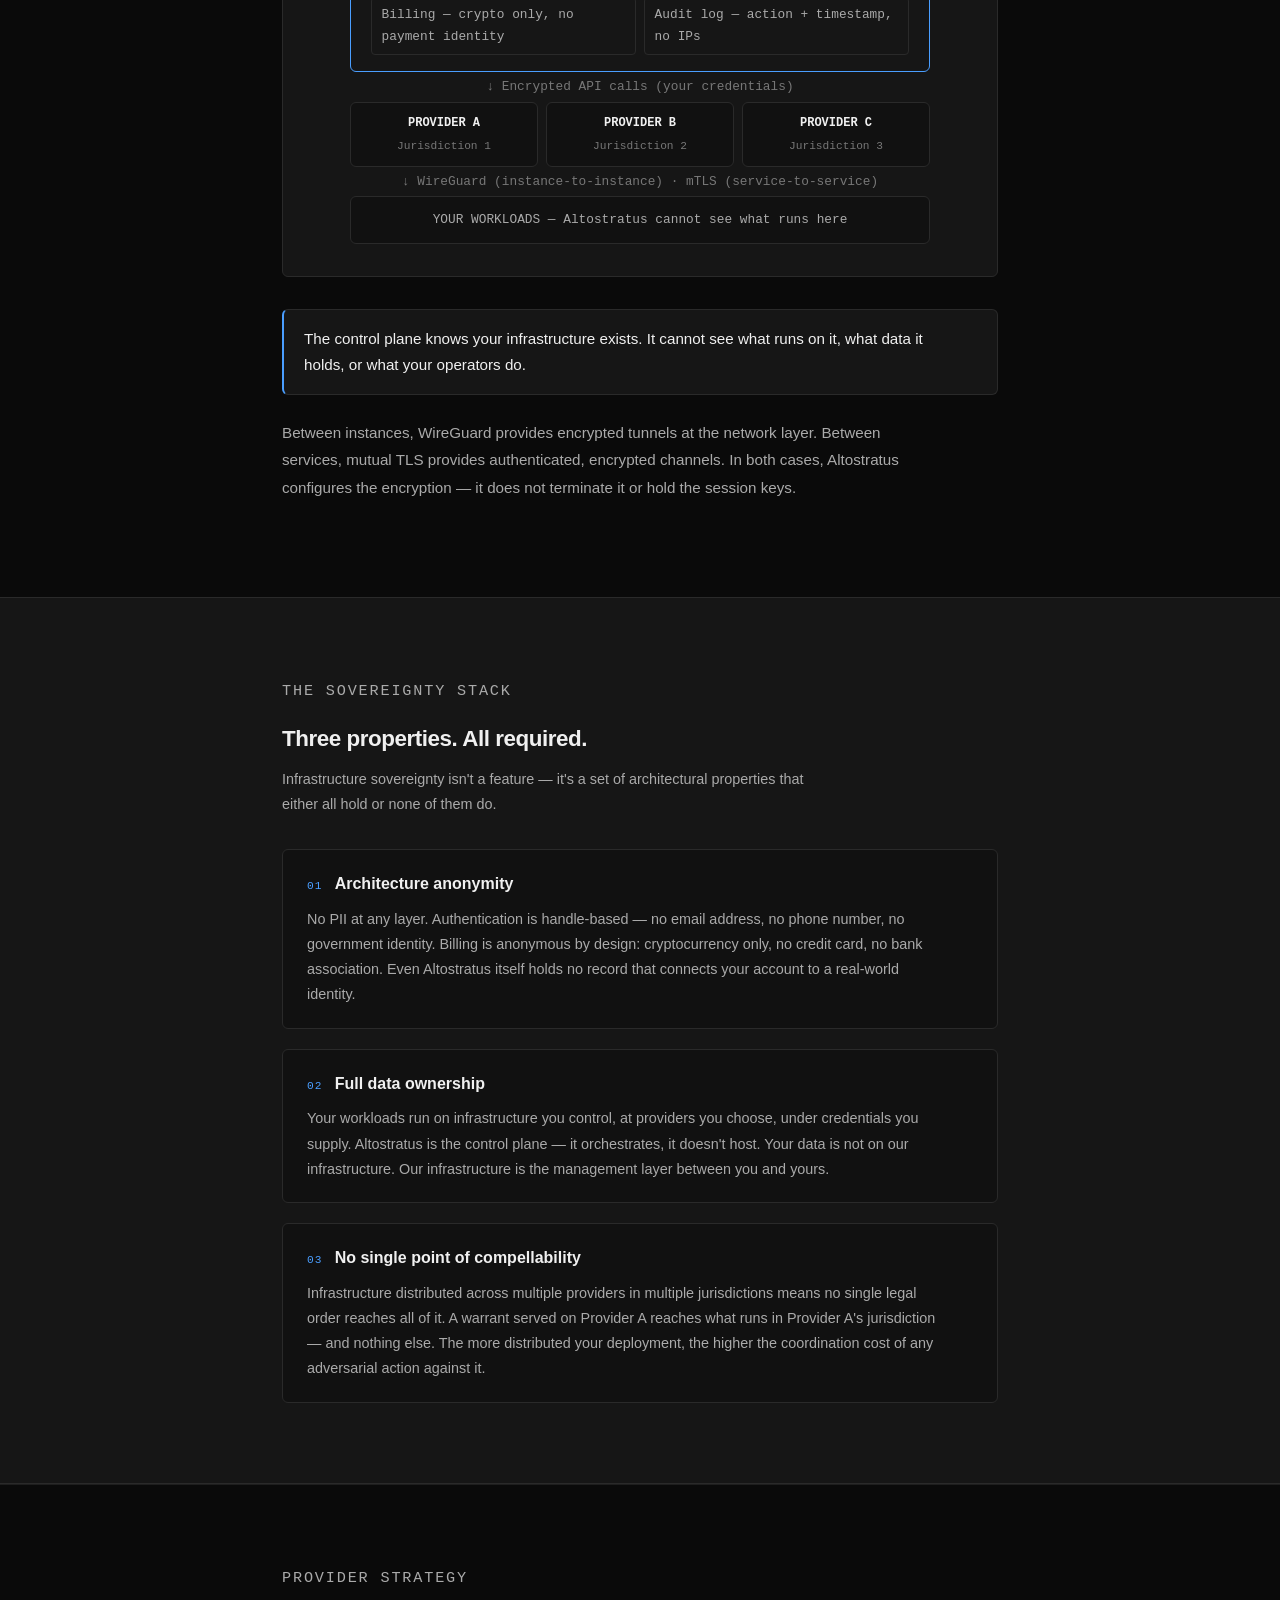
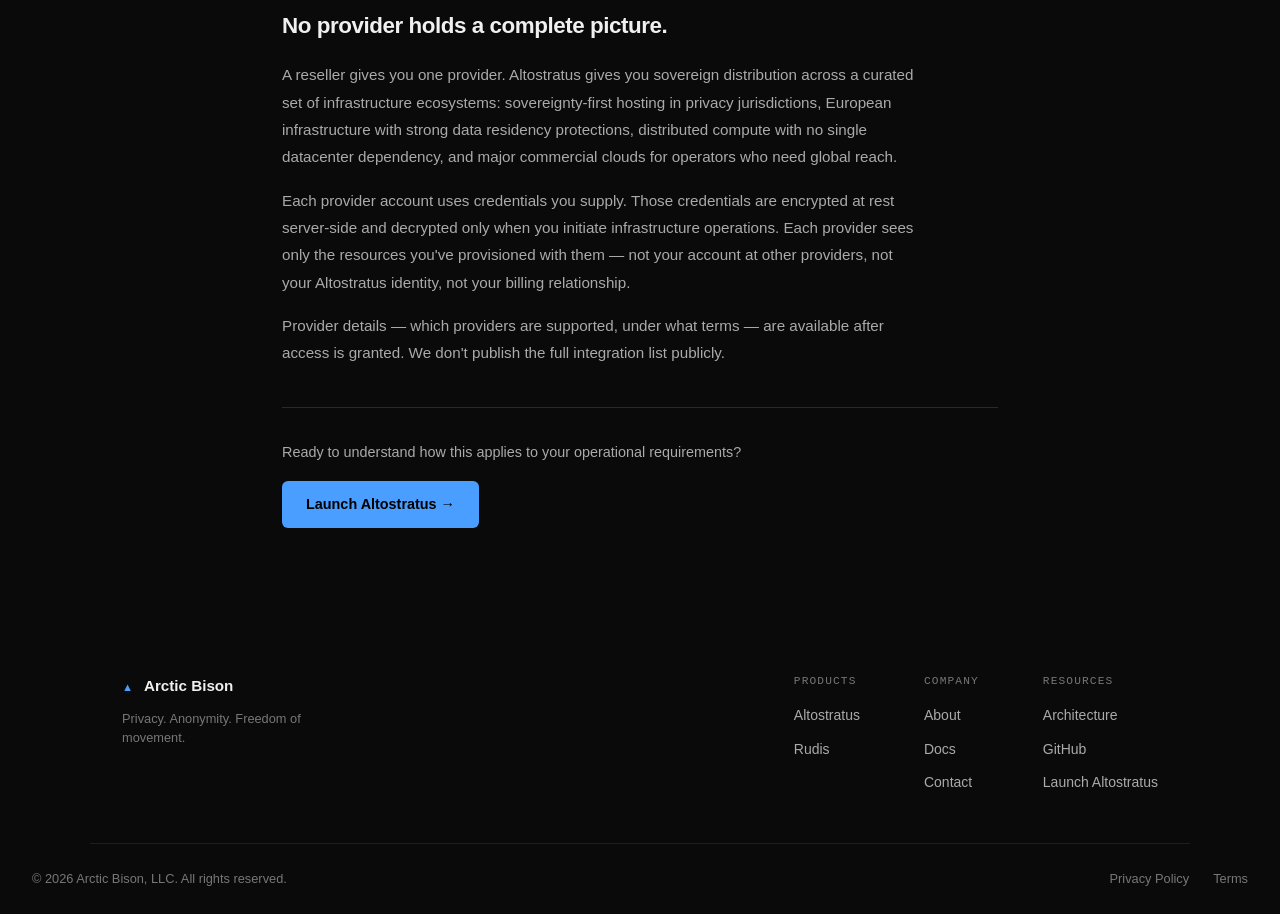
<file: architecture.html>
<!DOCTYPE html>
<html lang="en">
<head>
  <meta charset="UTF-8" />
  <meta name="viewport" content="width=device-width, initial-scale=1.0" />
  <title>Architecture — Altostratus</title>
  <meta name="description" content="How Altostratus is built: control plane architecture, the Sovereignty Stack, and why no single legal order can reach your entire infrastructure." />
  <link rel="stylesheet" href="css/main.css" />
  <link rel="icon" type="image/png" href="assets/favicon.png" />
  <script defer data-domain="arcticbison.com" src="https://plausible.io/js/script.js"></script>
</head>
<body>

  <!-- NAV -->
  <nav class="nav">
    <a href="/" class="nav-logo">
      <span class="nav-logo-mark">&#x25B2;</span>
      <span class="nav-logo-text">Arctic Bison</span>
    </a>
    <div class="nav-links">
      <a href="/about.html">About</a>
      <a href="/altostratus.html">Altostratus</a>
      <a href="/rudis.html">Rudis</a>
      <a href="/docs.html">Docs</a>
      <a href="/architecture.html" style="color: var(--text-primary);">Architecture</a>
      <a href="/contact.html">Contact</a>
    </div>
    <a href="https://app.arcticbison.com" class="nav-cta" target="_blank" rel="noopener">Launch Altostratus →</a>
  </nav>

  <!-- HERO -->
  <div class="page-hero">
    <p class="page-hero-eyebrow">How it works</p>
    <h1 class="page-hero-headline">Built against the compellability problem.</h1>
    <p class="page-hero-sub">
      Conventional infrastructure means your provider holds your infrastructure, your credentials, and often your data.
      A court order against one provider is a court order against everything.
      Altostratus is built against this threat model.
    </p>
  </div>

  <!-- SECTION 1: THE PROBLEM -->
  <section class="content-section" style="padding-bottom:0;">
    <div class="container" style="max-width:780px;">

      <p class="section-label">The threat model</p>
      <h2 style="font-size:1.4rem; font-weight:700; letter-spacing:-0.02em; margin-bottom:1rem;">The compellability problem.</h2>

      <p style="color:var(--text-secondary); line-height:1.8; font-size:0.95rem; margin-bottom:1rem;">
        When you run infrastructure on a single provider — or even across multiple providers under a single identity — you have created a single point of compellability. One valid legal order, one warrant, one government request to one provider is sufficient to access everything: your instance list, your credentials, your account identity, your billing record. The provider can be compelled to produce all of it. You have no visibility into when this happens and no ability to stop it.
      </p>
      <p style="color:var(--text-secondary); line-height:1.8; font-size:0.95rem; margin-bottom:1rem;">
        This is not a hypothetical. Cloud providers regularly receive and comply with legal demands across jurisdictions. Most have legal teams whose job is to process these requests efficiently.
      </p>
      <p style="color:var(--text-secondary); line-height:1.8; font-size:0.95rem;">
        The conventional response — "we'll fight for your data" — is a policy, not an architecture. Policies change. Architectures don't.
      </p>

    </div>
  </section>

  <!-- SECTION 2: THE ARCHITECTURE -->
  <section class="content-section">
    <div class="container" style="max-width:780px;">

      <p class="section-label">Control plane</p>
      <h2 style="font-size:1.4rem; font-weight:700; letter-spacing:-0.02em; margin-bottom:1rem;">The control plane doesn't see your workloads.</h2>

      <p style="color:var(--text-secondary); line-height:1.8; font-size:0.95rem; margin-bottom:2rem;">
        Altostratus sits between you and your infrastructure providers. It is an orchestration layer — it knows what infrastructure exists, where it runs, and its operational state. It does not have access to what runs on that infrastructure, what data it holds, or what your users do.
      </p>

      <!-- ARCHITECTURE DIAGRAM -->
      <div style="background:var(--bg-elevated); border:1px solid var(--border-light); border-radius:var(--radius); padding:2rem 1.75rem; margin-bottom:2rem; font-family:var(--font-mono); font-size:0.8rem;">

        <div style="display:flex; flex-direction:column; gap:0; max-width:580px; margin:0 auto;">

          <div style="display:flex; align-items:center; gap:1rem; padding:0.75rem 1rem; background:var(--bg-surface); border:1px solid var(--border-light); border-radius:6px;">
            <span style="color:var(--accent); font-weight:600;">OPERATOR</span>
            <span style="color:var(--text-muted);">→</span>
            <span style="color:var(--text-secondary);">Handle + recovery key. No email. No PII.</span>
          </div>

          <div style="display:flex; justify-content:center; padding:0.25rem 0; color:var(--text-muted);">↓ TLS</div>

          <div style="border:1px solid var(--accent); border-radius:6px; padding:1rem 1.25rem; background:var(--bg-elevated);">
            <div style="color:var(--text-primary); font-weight:600; margin-bottom:0.75rem;">ALTOSTRATUS CONTROL PLANE</div>
            <div style="display:grid; grid-template-columns:1fr 1fr; gap:0.5rem;">
              <div style="padding:0.4rem 0.6rem; border:1px solid var(--border-light); border-radius:4px; color:var(--text-secondary);">Identity layer — handle only</div>
              <div style="padding:0.4rem 0.6rem; border:1px solid var(--border-light); border-radius:4px; color:var(--text-secondary);">Auth — recovery key, no email reset</div>
              <div style="padding:0.4rem 0.6rem; border:1px solid var(--border-light); border-radius:4px; color:var(--text-secondary);">Orchestration — what exists, not what runs</div>
              <div style="padding:0.4rem 0.6rem; border:1px solid var(--border-light); border-radius:4px; color:var(--text-secondary);">Monitoring — read-only telemetry, no payload</div>
              <div style="padding:0.4rem 0.6rem; border:1px solid var(--border-light); border-radius:4px; color:var(--text-secondary);">Billing — crypto only, no payment identity</div>
              <div style="padding:0.4rem 0.6rem; border:1px solid var(--border-light); border-radius:4px; color:var(--text-secondary);">Audit log — action + timestamp, no IPs</div>
            </div>
          </div>

          <div style="display:flex; justify-content:center; padding:0.25rem 0; color:var(--text-muted);">↓ Encrypted API calls (your credentials)</div>

          <div style="display:grid; grid-template-columns:1fr 1fr 1fr; gap:0.5rem;">
            <div style="padding:0.6rem 0.75rem; background:var(--bg-surface); border:1px solid var(--border-light); border-radius:6px; text-align:center;">
              <div style="color:var(--text-primary); font-weight:600; font-size:0.75rem; margin-bottom:0.25rem;">PROVIDER A</div>
              <div style="color:var(--text-muted); font-size:0.7rem;">Jurisdiction 1</div>
            </div>
            <div style="padding:0.6rem 0.75rem; background:var(--bg-surface); border:1px solid var(--border-light); border-radius:6px; text-align:center;">
              <div style="color:var(--text-primary); font-weight:600; font-size:0.75rem; margin-bottom:0.25rem;">PROVIDER B</div>
              <div style="color:var(--text-muted); font-size:0.7rem;">Jurisdiction 2</div>
            </div>
            <div style="padding:0.6rem 0.75rem; background:var(--bg-surface); border:1px solid var(--border-light); border-radius:6px; text-align:center;">
              <div style="color:var(--text-primary); font-weight:600; font-size:0.75rem; margin-bottom:0.25rem;">PROVIDER C</div>
              <div style="color:var(--text-muted); font-size:0.7rem;">Jurisdiction 3</div>
            </div>
          </div>

          <div style="display:flex; justify-content:center; padding:0.25rem 0; color:var(--text-muted);">↓ WireGuard (instance-to-instance) · mTLS (service-to-service)</div>

          <div style="padding:0.75rem 1rem; background:var(--bg-surface); border:1px solid var(--border-light); border-radius:6px; text-align:center; color:var(--text-secondary);">
            YOUR WORKLOADS — Altostratus cannot see what runs here
          </div>

        </div>
      </div>

      <div style="background:var(--bg-elevated); border:1px solid var(--border-light); border-left:2px solid var(--accent); border-radius:var(--radius); padding:1rem 1.25rem; margin-bottom:1.5rem;">
        <p style="font-size:0.95rem; color:var(--text-primary); line-height:1.7; margin:0; font-weight:500;">
          The control plane knows your infrastructure exists. It cannot see what runs on it, what data it holds, or what your operators do.
        </p>
      </div>

      <p style="color:var(--text-secondary); line-height:1.8; font-size:0.95rem;">
        Between instances, WireGuard provides encrypted tunnels at the network layer. Between services, mutual TLS provides authenticated, encrypted channels. In both cases, Altostratus configures the encryption — it does not terminate it or hold the session keys.
      </p>

    </div>
  </section>

  <!-- SECTION 3: SOVEREIGNTY STACK -->
  <section class="content-section" style="background:var(--bg-elevated); border-top:1px solid var(--border-light); border-bottom:1px solid var(--border-light);">
    <div class="container" style="max-width:780px;">

      <p class="section-label">The Sovereignty Stack</p>
      <h2 style="font-size:1.4rem; font-weight:700; letter-spacing:-0.02em; margin-bottom:0.5rem;">Three properties. All required.</h2>
      <p style="color:var(--text-secondary); font-size:0.9rem; margin-bottom:2rem; max-width:540px;">Infrastructure sovereignty isn't a feature — it's a set of architectural properties that either all hold or none of them do.</p>

      <div style="display:grid; grid-template-columns:1fr; gap:1.25rem;">

        <div style="padding:1.25rem 1.5rem; border:1px solid var(--border-light); border-radius:var(--radius); background:var(--bg-surface);">
          <div style="display:flex; align-items:baseline; gap:0.75rem; margin-bottom:0.6rem;">
            <span style="font-size:0.7rem; font-family:var(--font-mono); color:var(--accent); text-transform:uppercase; letter-spacing:0.1em;">01</span>
            <h3 style="font-size:1rem; font-weight:600; color:var(--text-primary); margin:0;">Architecture anonymity</h3>
          </div>
          <p style="color:var(--text-secondary); line-height:1.75; font-size:0.9rem; margin:0;">
            No PII at any layer. Authentication is handle-based — no email address, no phone number, no government identity. Billing is anonymous by design: cryptocurrency only, no credit card, no bank association. Even Altostratus itself holds no record that connects your account to a real-world identity.
          </p>
        </div>

        <div style="padding:1.25rem 1.5rem; border:1px solid var(--border-light); border-radius:var(--radius); background:var(--bg-surface);">
          <div style="display:flex; align-items:baseline; gap:0.75rem; margin-bottom:0.6rem;">
            <span style="font-size:0.7rem; font-family:var(--font-mono); color:var(--accent); text-transform:uppercase; letter-spacing:0.1em;">02</span>
            <h3 style="font-size:1rem; font-weight:600; color:var(--text-primary); margin:0;">Full data ownership</h3>
          </div>
          <p style="color:var(--text-secondary); line-height:1.75; font-size:0.9rem; margin:0;">
            Your workloads run on infrastructure you control, at providers you choose, under credentials you supply. Altostratus is the control plane — it orchestrates, it doesn't host. Your data is not on our infrastructure. Our infrastructure is the management layer between you and yours.
          </p>
        </div>

        <div style="padding:1.25rem 1.5rem; border:1px solid var(--border-light); border-radius:var(--radius); background:var(--bg-surface);">
          <div style="display:flex; align-items:baseline; gap:0.75rem; margin-bottom:0.6rem;">
            <span style="font-size:0.7rem; font-family:var(--font-mono); color:var(--accent); text-transform:uppercase; letter-spacing:0.1em;">03</span>
            <h3 style="font-size:1rem; font-weight:600; color:var(--text-primary); margin:0;">No single point of compellability</h3>
          </div>
          <p style="color:var(--text-secondary); line-height:1.75; font-size:0.9rem; margin:0;">
            Infrastructure distributed across multiple providers in multiple jurisdictions means no single legal order reaches all of it. A warrant served on Provider A reaches what runs in Provider A's jurisdiction — and nothing else. The more distributed your deployment, the higher the coordination cost of any adversarial action against it.
          </p>
        </div>

      </div>

    </div>
  </section>

  <!-- SECTION 4: PROVIDER STRATEGY -->
  <section class="content-section">
    <div class="container" style="max-width:780px;">

      <p class="section-label">Provider strategy</p>
      <h2 style="font-size:1.4rem; font-weight:700; letter-spacing:-0.02em; margin-bottom:1rem;">No provider holds a complete picture.</h2>

      <p style="color:var(--text-secondary); line-height:1.8; font-size:0.95rem; margin-bottom:1rem;">
        A reseller gives you one provider. Altostratus gives you sovereign distribution across a curated set of infrastructure ecosystems: sovereignty-first hosting in privacy jurisdictions, European infrastructure with strong data residency protections, distributed compute with no single datacenter dependency, and major commercial clouds for operators who need global reach.
      </p>
      <p style="color:var(--text-secondary); line-height:1.8; font-size:0.95rem; margin-bottom:1rem;">
        Each provider account uses credentials you supply. Those credentials are encrypted at rest server-side and decrypted only when you initiate infrastructure operations. Each provider sees only the resources you've provisioned with them — not your account at other providers, not your Altostratus identity, not your billing relationship.
      </p>
      <p style="color:var(--text-secondary); line-height:1.8; font-size:0.95rem;">
        Provider details — which providers are supported, under what terms — are available after access is granted. We don't publish the full integration list publicly.
      </p>

      <div style="margin-top:2.5rem; padding-top:2rem; border-top:1px solid var(--border-light);">
        <p style="font-size:0.9rem; color:var(--text-secondary); margin-bottom:1rem;">Ready to understand how this applies to your operational requirements?</p>
        <a href="https://app.arcticbison.com" class="btn-primary" target="_blank" rel="noopener">Launch Altostratus →</a>
      </div>

    </div>
  </section>

  <!-- FOOTER -->
  <footer class="footer">
    <div class="container footer-inner">
      <div class="footer-brand">
        <span class="footer-logo-mark">&#x25B2;</span>
        <span class="footer-logo-text">Arctic Bison</span>
        <p class="footer-tagline">Privacy. Anonymity. Freedom of movement.</p>
      </div>
      <div class="footer-links">
        <div class="footer-col">
          <p class="footer-col-heading">Products</p>
          <a href="/altostratus.html">Altostratus</a>
          <a href="/rudis.html">Rudis</a>
        </div>
        <div class="footer-col">
          <p class="footer-col-heading">Company</p>
          <a href="/about.html">About</a>
          <a href="/docs.html">Docs</a>
          <a href="/contact.html">Contact</a>
        </div>
        <div class="footer-col">
          <p class="footer-col-heading">Resources</p>
          <a href="/architecture.html">Architecture</a>
          <a href="https://github.com/Arcticbison-Dev/Rudis" target="_blank">GitHub</a>
          <a href="https://app.arcticbison.com" target="_blank" rel="noopener">Launch Altostratus</a>
        </div>
      </div>
    </div>
    <div class="footer-bottom">
      <p>© 2026 Arctic Bison, LLC. All rights reserved.</p>
      <div class="footer-bottom-links">
        <a href="/privacy.html">Privacy Policy</a>
        <a href="/terms.html">Terms</a>
      </div>
    </div>
  </footer>

</body>
</html>
</file>
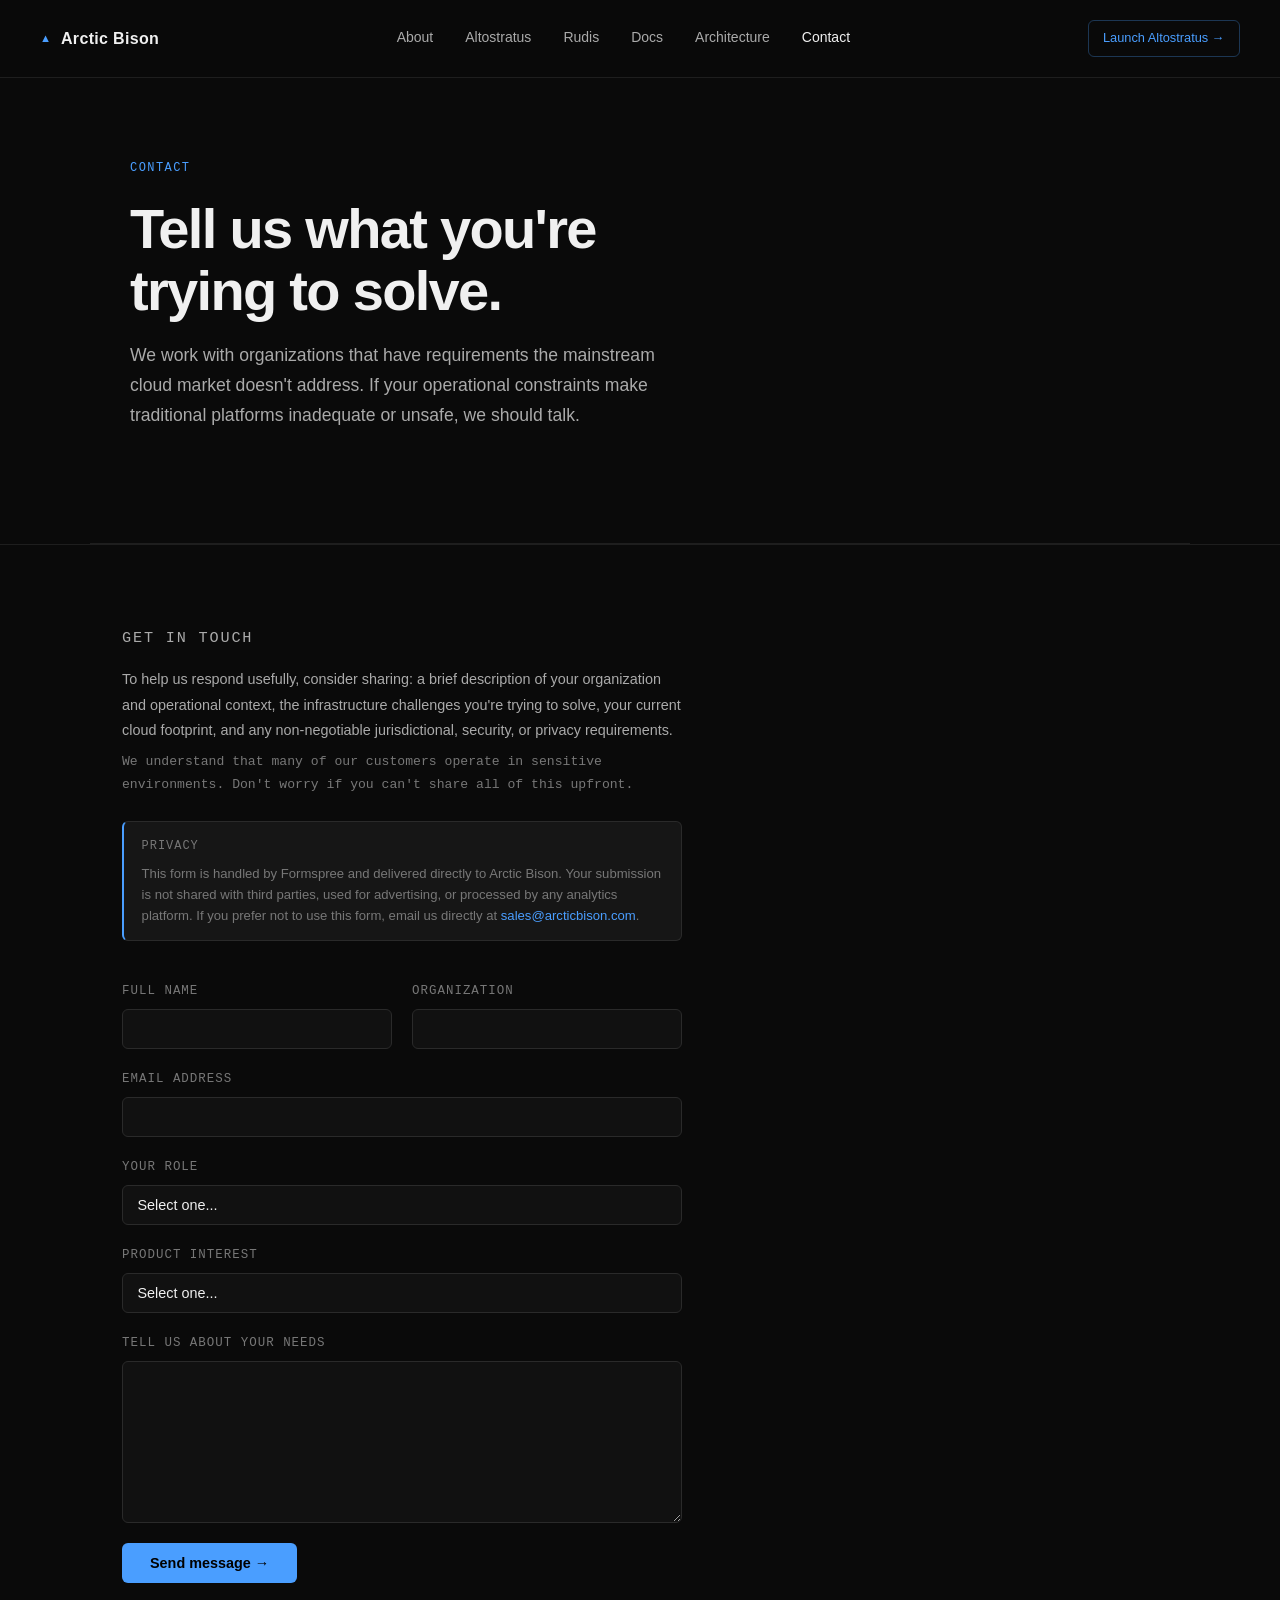
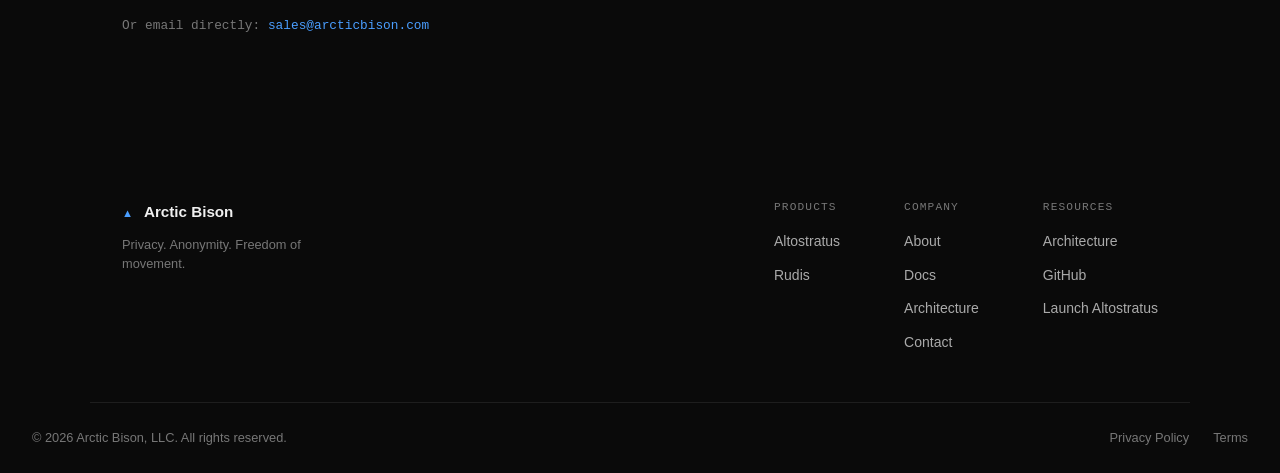
<file: contact.html>
<!DOCTYPE html>
<html lang="en">
<head>
  <meta charset="UTF-8" />
  <meta name="viewport" content="width=device-width, initial-scale=1.0" />
  <title>Contact Arctic Bison</title>
  <meta name="description" content="Get in touch with Arctic Bison. We work with organizations that have requirements the mainstream cloud market doesn't address." />
  <link rel="stylesheet" href="css/main.css" />
  <link rel="icon" type="image/png" href="assets/favicon.png" />
  <script defer data-domain="arcticbison.com" src="https://plausible.io/js/script.js"></script>
</head>
<body>

  <!-- NAV -->
  <nav class="nav">
    <a href="/" class="nav-logo">
      <span class="nav-logo-mark">&#x25B2;</span>
      <span class="nav-logo-text">Arctic Bison</span>
    </a>
    <div class="nav-links">
      <a href="/about.html">About</a>
      <a href="/altostratus.html">Altostratus</a>
      <a href="/rudis.html">Rudis</a>
      <a href="/docs.html">Docs</a>
      <a href="/architecture.html">Architecture</a>
      <a href="/contact.html" style="color: var(--text-primary);">Contact</a>
    </div>
    <a href="https://app.arcticbison.com" class="nav-cta" target="_blank" rel="noopener">Launch Altostratus →</a>
  </nav>

  <!-- HERO -->
  <div class="page-hero">
    <p class="page-hero-eyebrow">Contact</p>
    <h1 class="page-hero-headline">Tell us what you're<br>trying to solve.</h1>
    <p class="page-hero-sub">
      We work with organizations that have requirements the mainstream cloud market
      doesn't address. If your operational constraints make traditional platforms
      inadequate or unsafe, we should talk.
    </p>
  </div>

  <!-- FORM -->
  <section class="content-section">
    <div class="container">
      <p class="section-label">Get in touch</p>
      <p style="max-width:560px; color:var(--text-secondary); font-size:0.9rem; margin-bottom:0.5rem;">
        To help us respond usefully, consider sharing: a brief description of your organization
        and operational context, the infrastructure challenges you're trying to solve,
        your current cloud footprint, and any non-negotiable jurisdictional, security,
        or privacy requirements.
      </p>
      <p style="max-width:560px; color:var(--text-muted); font-size:0.82rem; font-family:var(--font-mono); margin-bottom:1.5rem;">
        We understand that many of our customers operate in sensitive environments.
        Don't worry if you can't share all of this upfront.
      </p>
      <div style="max-width:560px; background:var(--bg-elevated); border:1px solid var(--border-light); border-left:2px solid var(--accent); border-radius:var(--radius); padding:0.875rem 1.1rem; margin-bottom:2.5rem;">
        <p style="font-size:0.75rem; font-family:var(--font-mono); text-transform:uppercase; letter-spacing:0.08em; color:var(--text-muted); margin-bottom:0.4rem;">Privacy</p>
        <p style="font-size:0.82rem; color:var(--text-muted); line-height:1.6; margin:0;">
          This form is handled by Formspree and delivered directly to Arctic Bison. Your submission is not shared with third parties, used for advertising, or processed by any analytics platform. If you prefer not to use this form, email us directly at <a href="mailto:sales@arcticbison.com" style="color:var(--accent);">sales@arcticbison.com</a>.
        </p>
      </div>

      <form class="contact-form" action="https://formspree.io/f/xzdwqwyj" method="POST">

        <div style="display:grid; grid-template-columns:1fr 1fr; gap:1.25rem;">
          <div class="form-group">
            <label class="form-label" for="name">Full name</label>
            <input class="form-input" type="text" id="name" name="name" required />
          </div>
          <div class="form-group">
            <label class="form-label" for="org">Organization</label>
            <input class="form-input" type="text" id="org" name="organization" />
          </div>
        </div>

        <div class="form-group">
          <label class="form-label" for="email">Email address</label>
          <input class="form-input" type="email" id="email" name="email" required />
        </div>

        <div class="form-group">
          <label class="form-label" for="role">Your role</label>
          <select class="form-select" id="role" name="role">
            <option value="">Select one...</option>
            <option value="owner">Owner / Director / C-Level — decision maker</option>
            <option value="technical-lead">Technical / IT Lead with purchase authority</option>
            <option value="operator">Technical operator building a solution</option>
            <option value="evaluating">Evaluating — no specific role yet</option>
          </select>
        </div>

        <div class="form-group">
          <label class="form-label" for="product">Product interest</label>
          <select class="form-select" id="product" name="product">
            <option value="">Select one...</option>
            <option value="operator">Altostratus — Operator ($149/mo)</option>
            <option value="team">Altostratus — Team ($499/mo)</option>
            <option value="infrastructure">Altostratus — Infrastructure ($1,499/mo)</option>
            <option value="enterprise-si">Altostratus — Enterprise / SI (custom)</option>
            <option value="rudis">Rudis (open source)</option>
            <option value="both">Both products</option>
          </select>
        </div>

        <div class="form-group">
          <label class="form-label" for="message">Tell us about your needs</label>
          <textarea class="form-textarea" id="message" name="message" rows="6"></textarea>
        </div>

        <button class="form-submit" type="submit">Send message →</button>

      </form>

      <p style="margin-top:2rem; font-size:0.8rem; color:var(--text-muted); font-family:var(--font-mono);">
        Or email directly: <a href="mailto:sales@arcticbison.com" style="color:var(--accent);">sales@arcticbison.com</a>
      </p>
    </div>
  </section>

  <!-- FOOTER -->
  <footer class="footer">
    <div class="container footer-inner">
      <div class="footer-brand">
        <span class="footer-logo-mark">&#x25B2;</span>
        <span class="footer-logo-text">Arctic Bison</span>
        <p class="footer-tagline">Privacy. Anonymity. Freedom of movement.</p>
      </div>
      <div class="footer-links">
        <div class="footer-col">
          <p class="footer-col-heading">Products</p>
          <a href="/altostratus.html">Altostratus</a>
          <a href="/rudis.html">Rudis</a>
        </div>
        <div class="footer-col">
          <p class="footer-col-heading">Company</p>
          <a href="/about.html">About</a>
          <a href="/docs.html">Docs</a>
      <a href="/architecture.html">Architecture</a>
      <a href="/contact.html">Contact</a>
        </div>
        <div class="footer-col">
          <p class="footer-col-heading">Resources</p>
          <a href="/architecture.html">Architecture</a>
          <a href="https://github.com/Arcticbison-Dev/Rudis" target="_blank">GitHub</a>
          <a href="https://app.arcticbison.com" target="_blank" rel="noopener">Launch Altostratus</a>
        </div>
      </div>
    </div>
    <div class="footer-bottom">
      <p>© 2026 Arctic Bison, LLC. All rights reserved.</p>
      <div class="footer-bottom-links">
        <a href="/privacy.html">Privacy Policy</a>
        <a href="/terms.html">Terms</a>
      </div>
    </div>
  </footer>

</body>
</html>
</file>
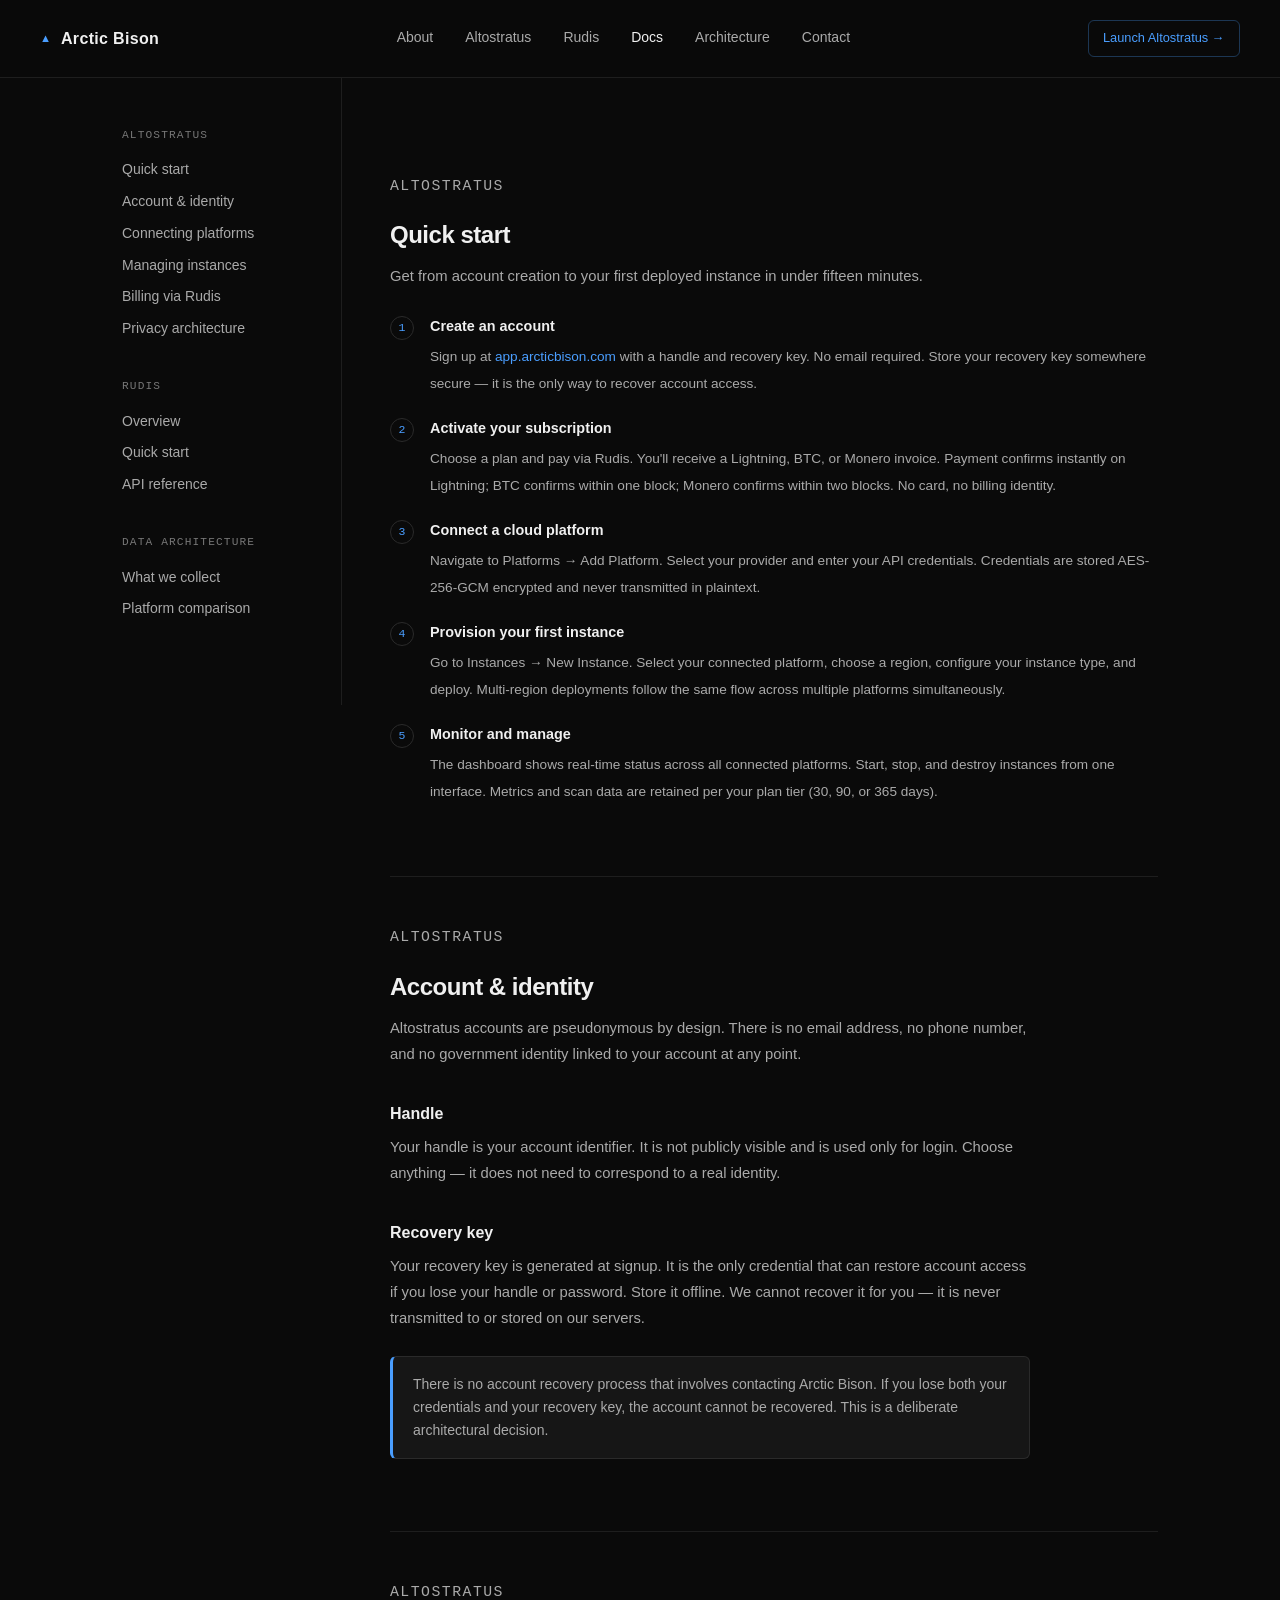
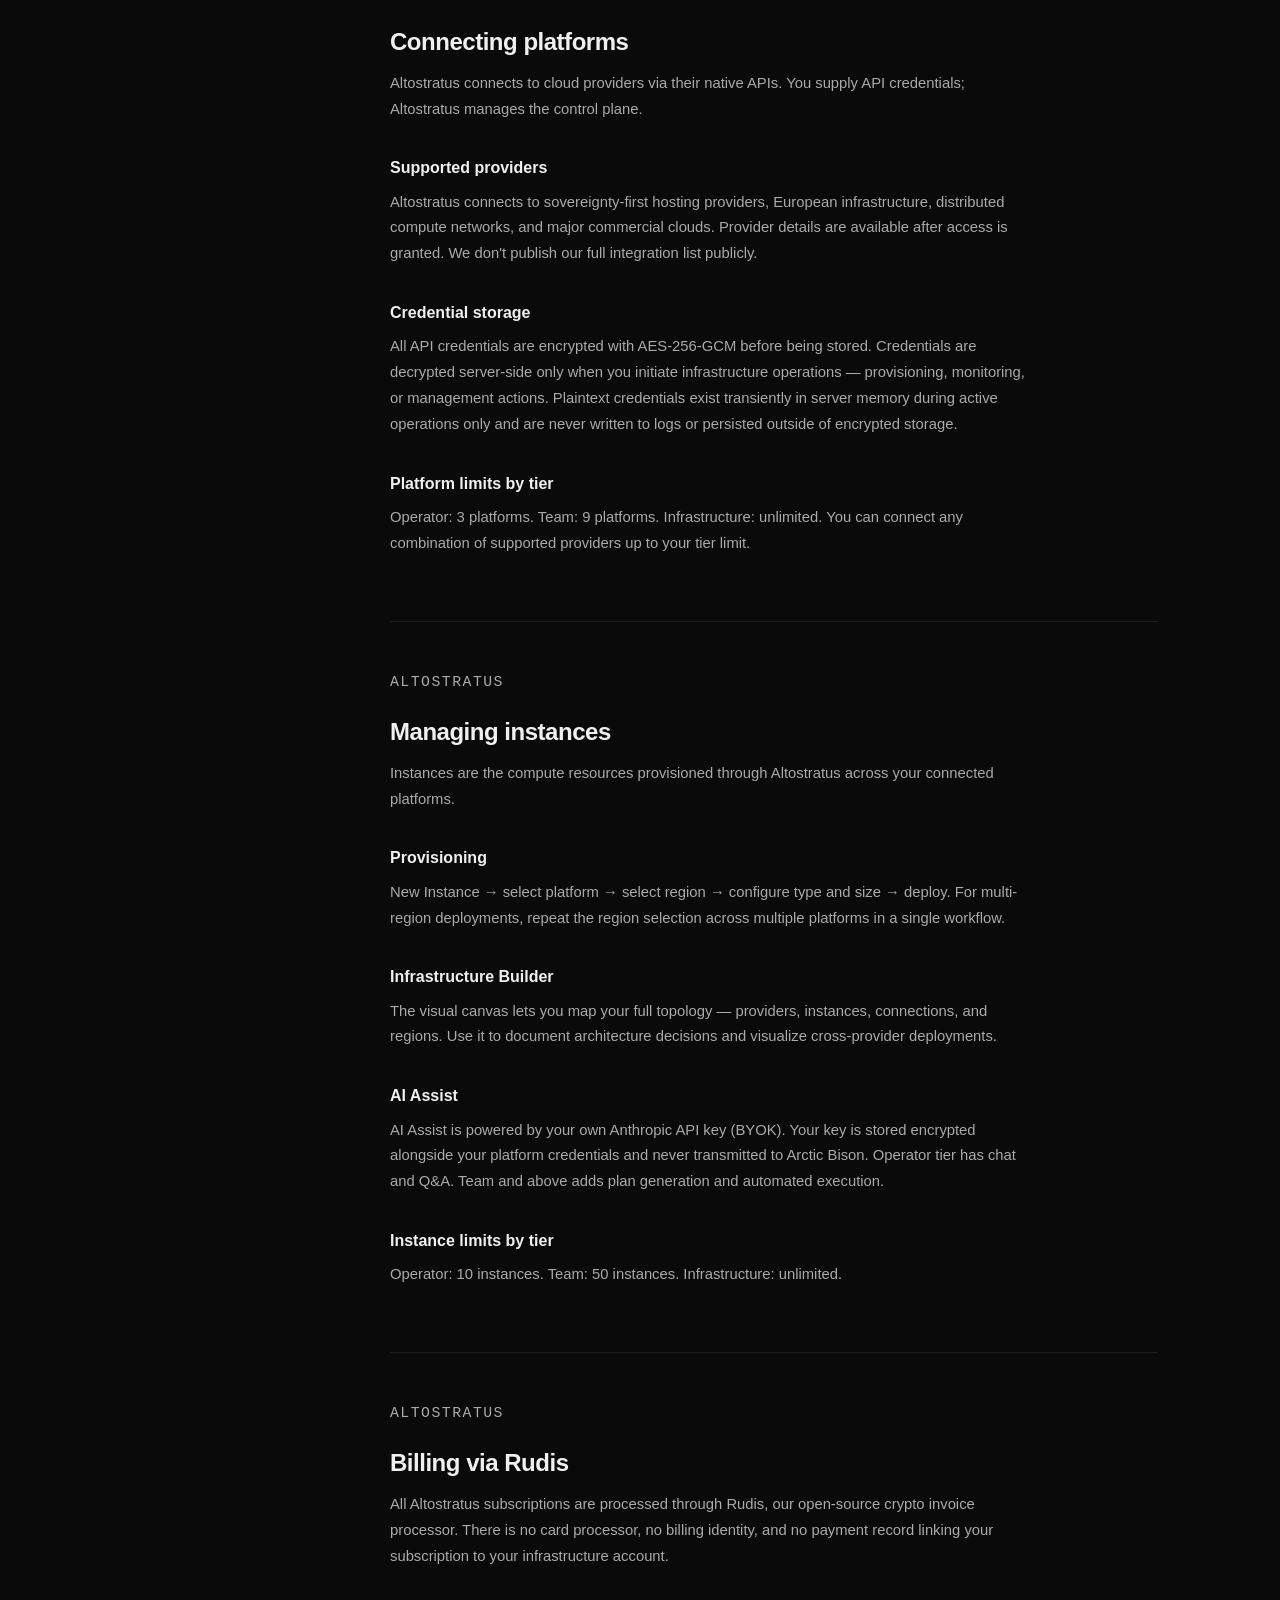
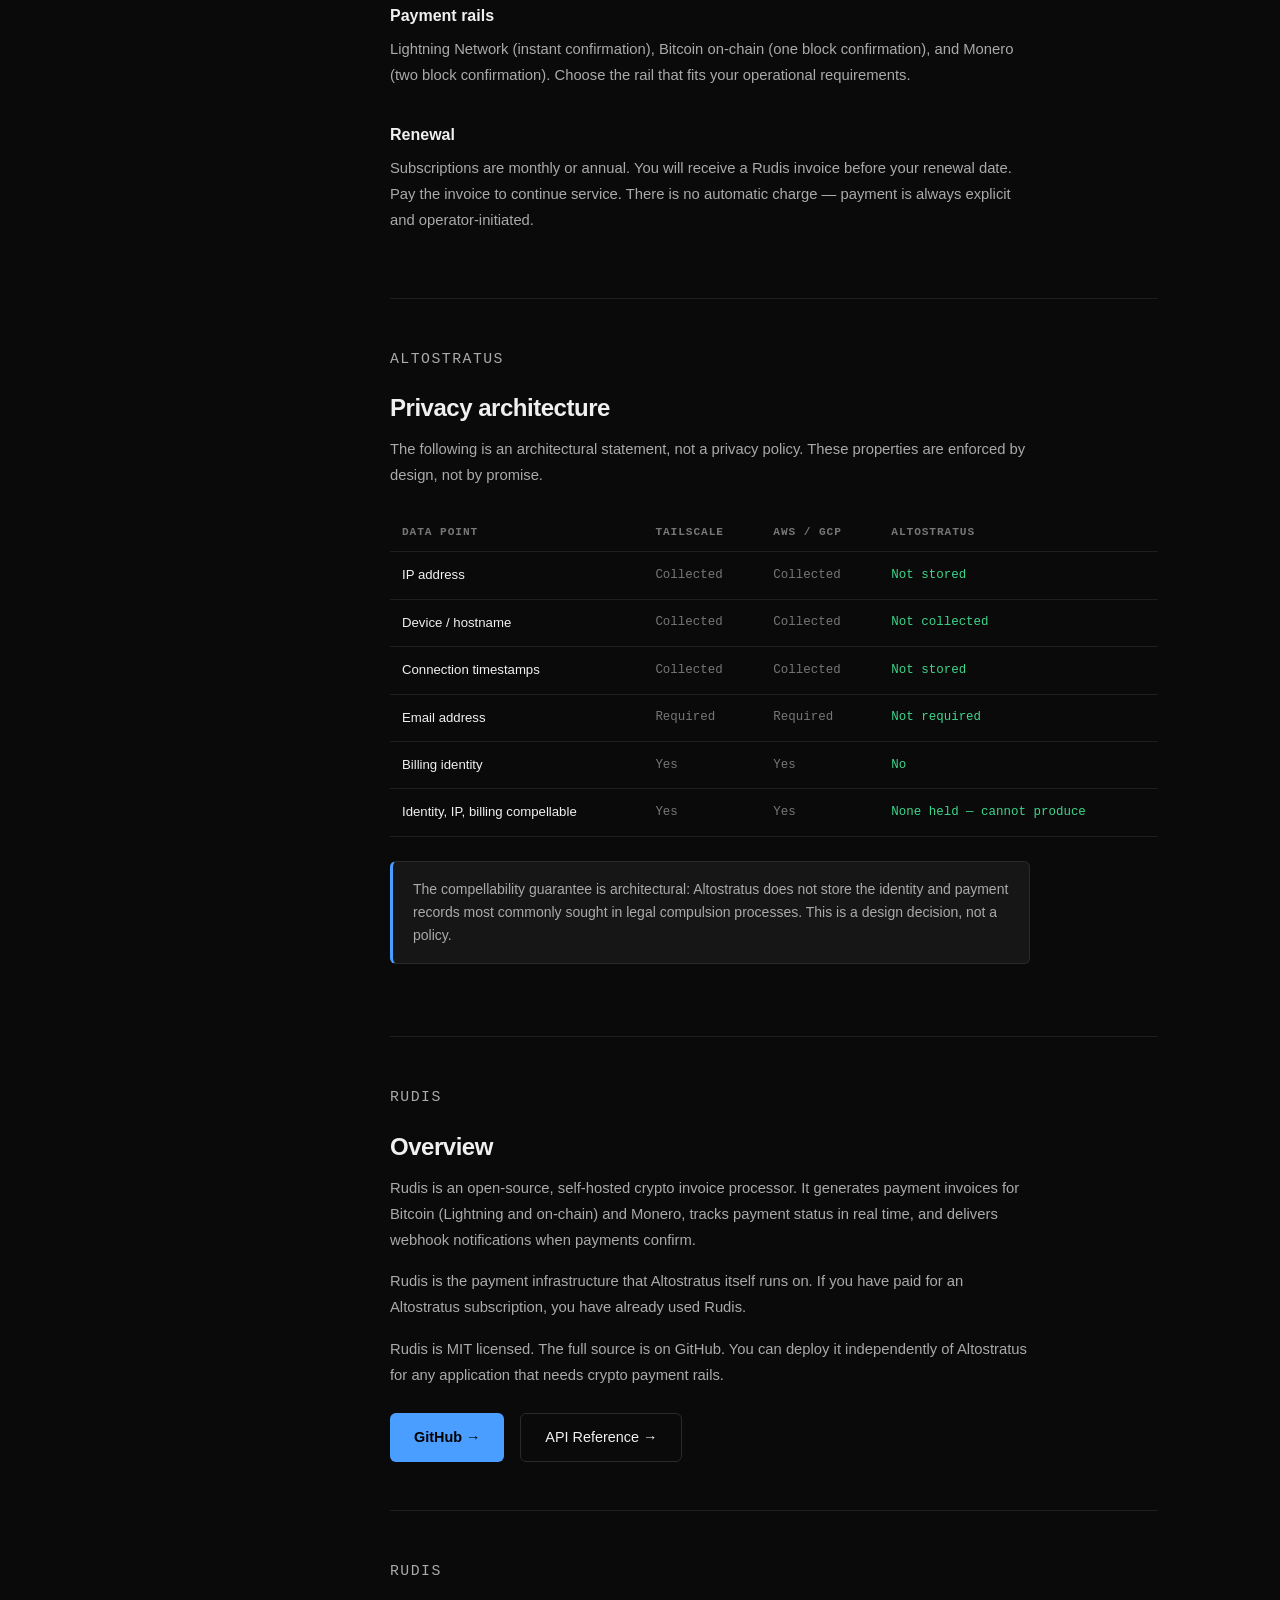
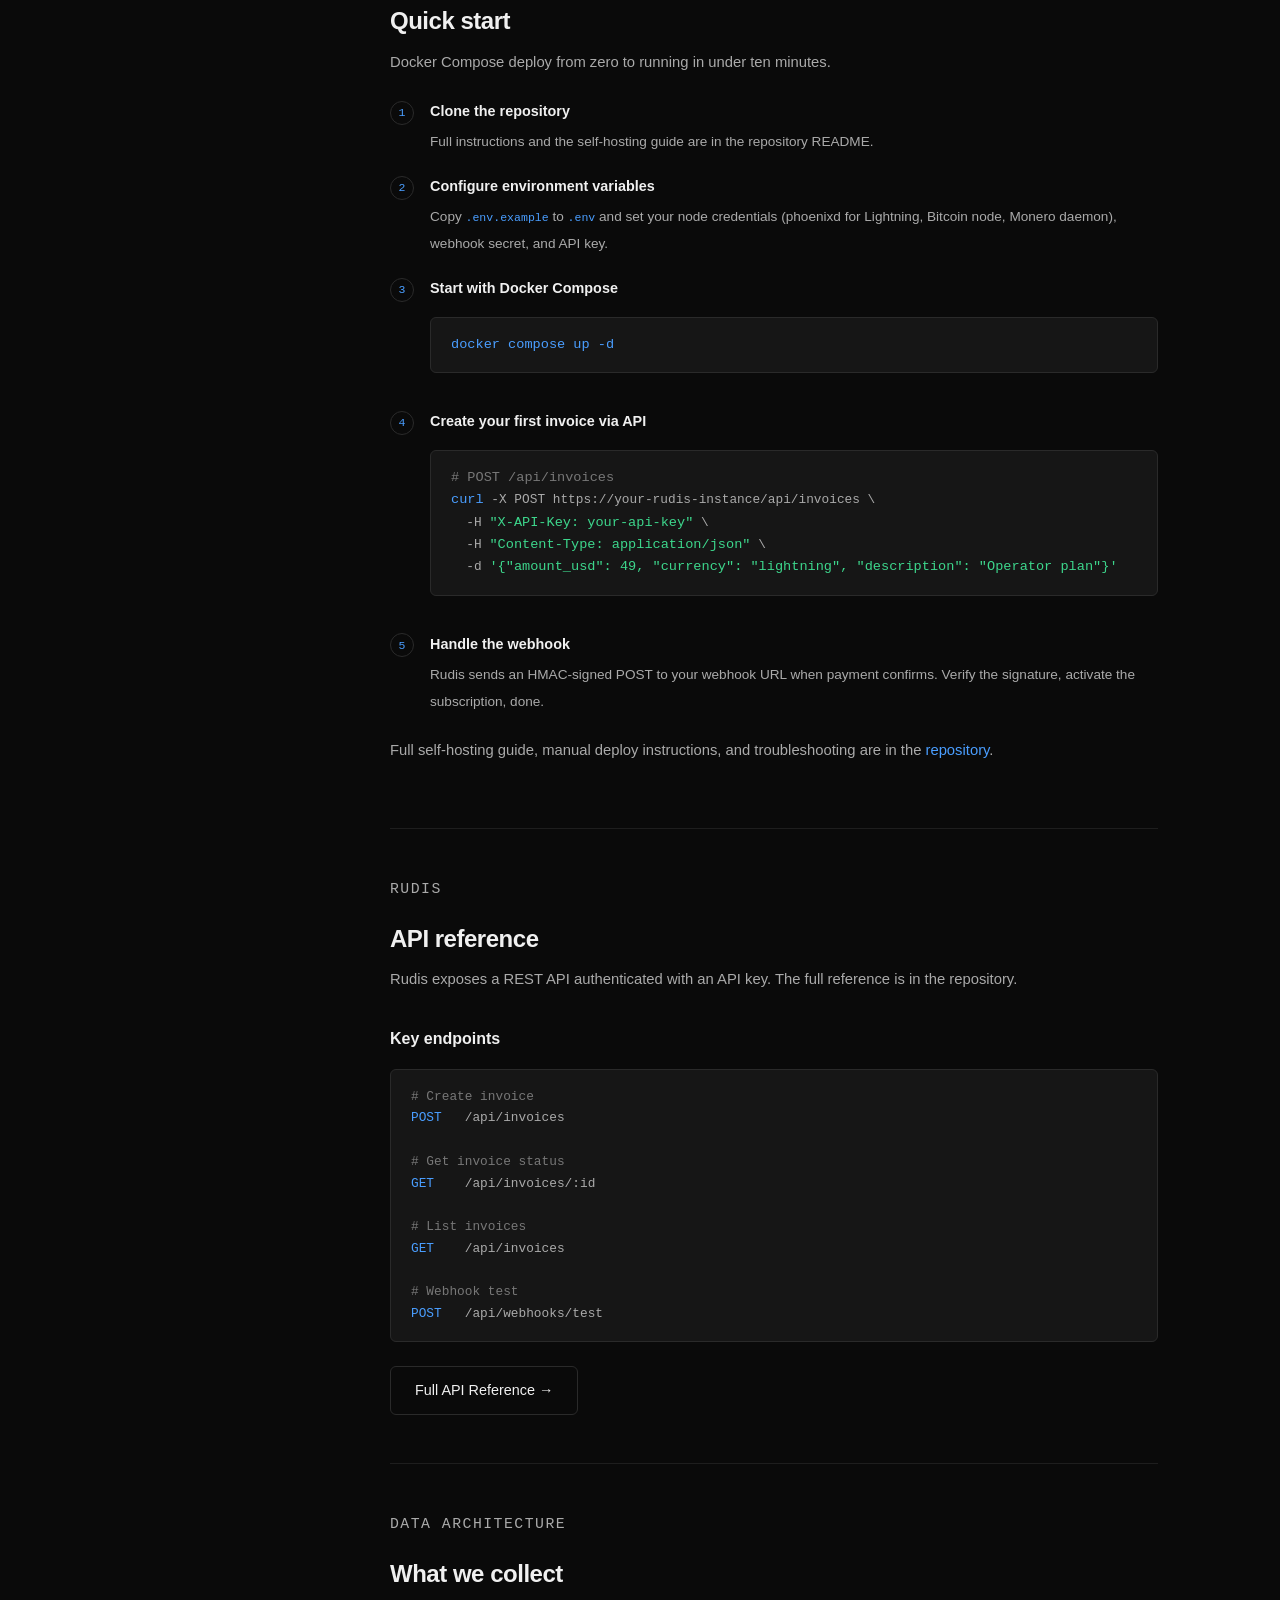
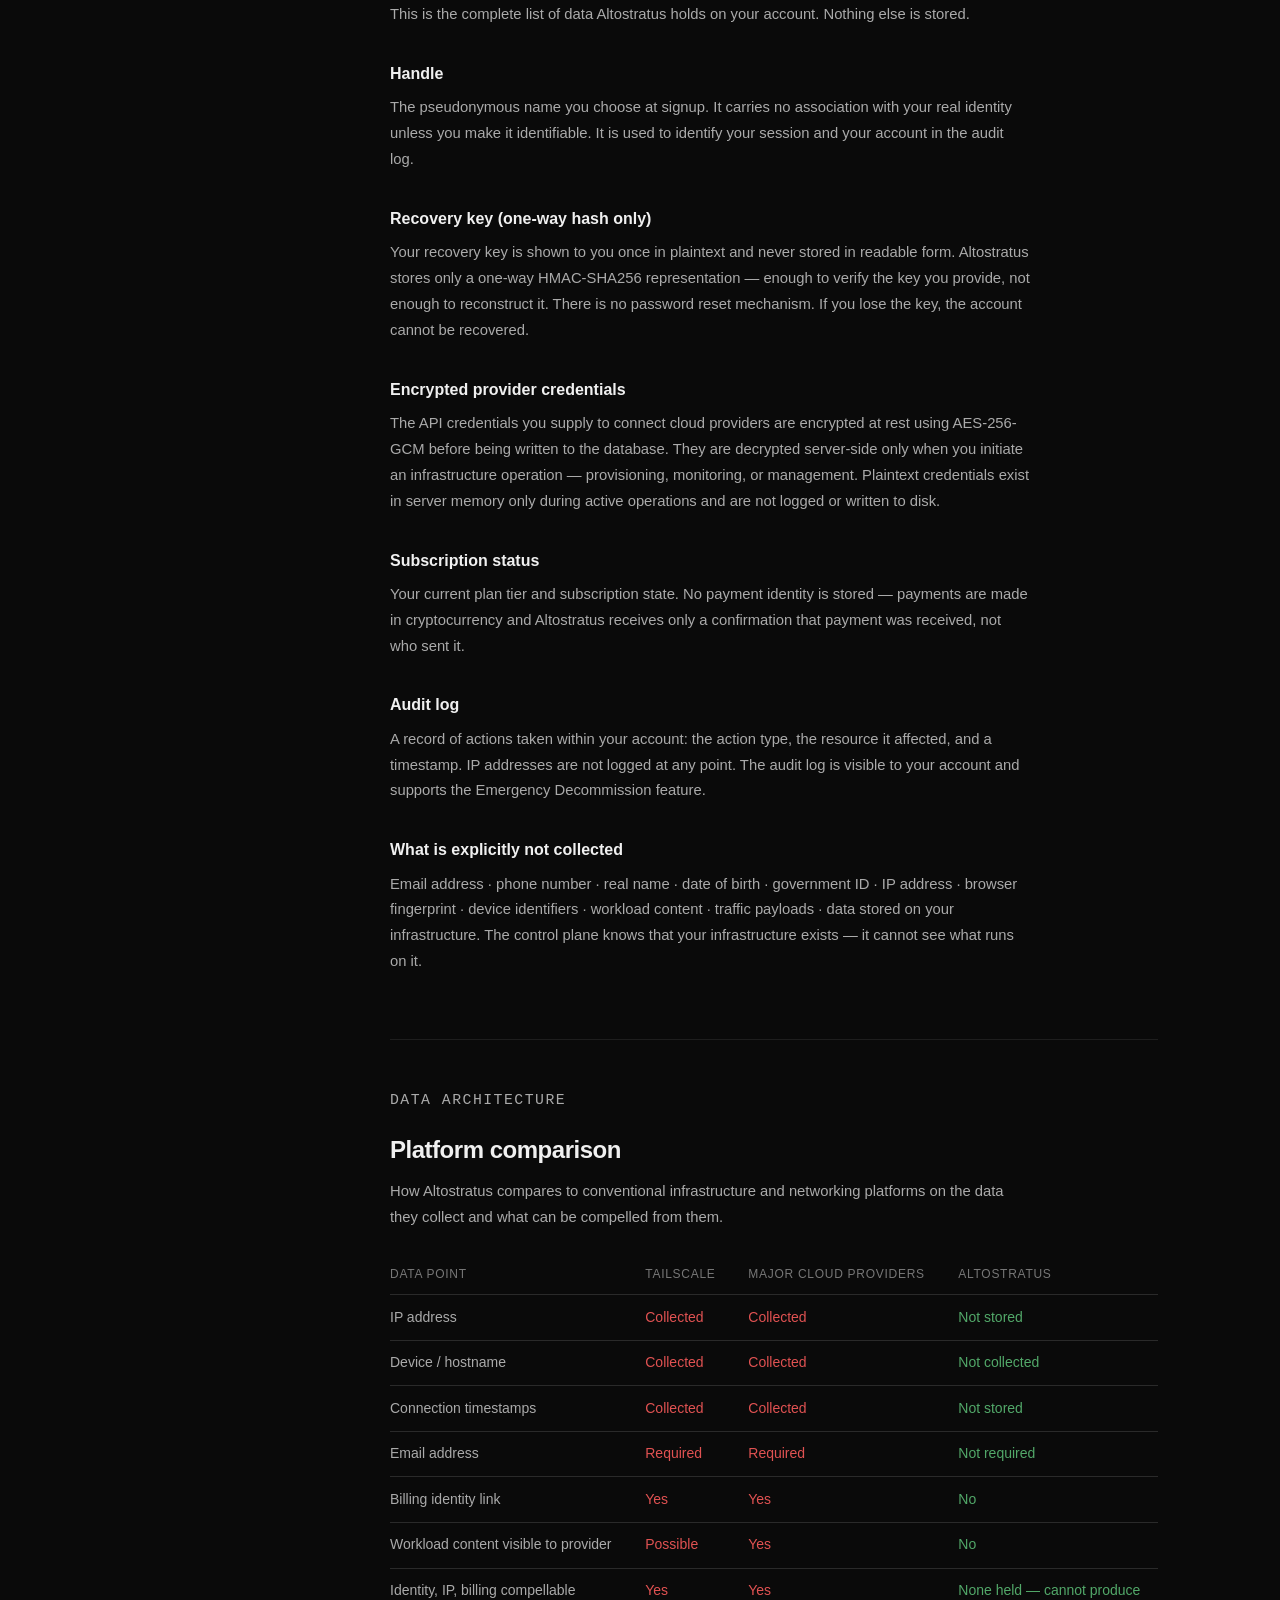
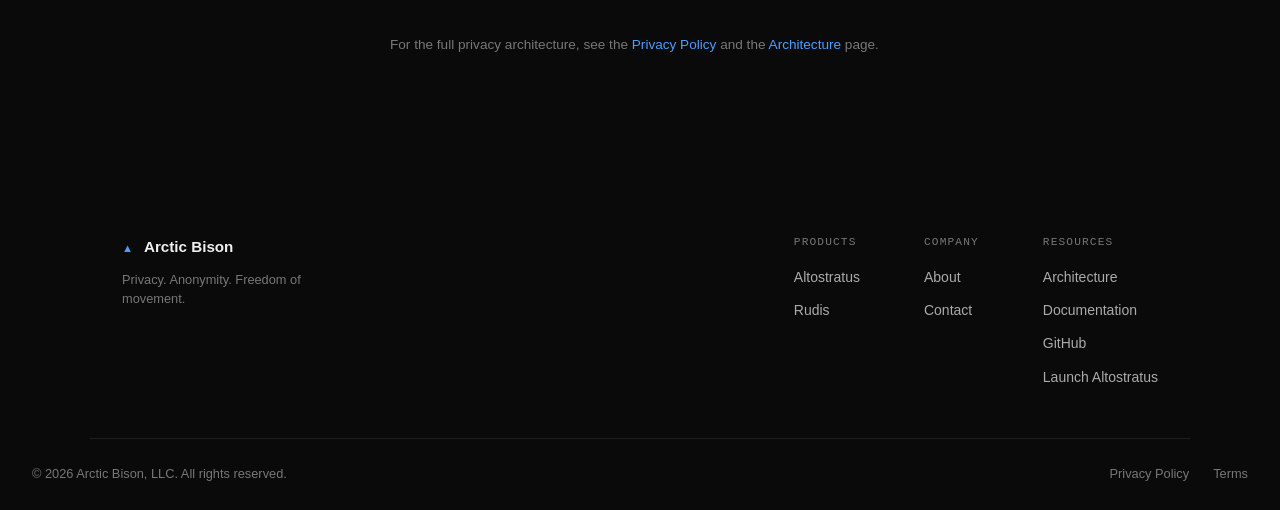
<file: docs.html>
<!DOCTYPE html>
<html lang="en">
<head>
  <meta charset="UTF-8" />
  <meta name="viewport" content="width=device-width, initial-scale=1.0" />
  <title>Documentation — Arctic Bison</title>
  <meta name="description" content="Quick-start guides for Altostratus and Rudis. Get up and running fast." />
  <link rel="stylesheet" href="css/main.css" />
  <link rel="icon" type="image/png" href="assets/favicon.png" />
  <style>
    .docs-layout {
      display: grid;
      grid-template-columns: 220px 1fr;
      gap: 0;
      max-width: var(--max-width);
      margin: 0 auto;
      padding: 0 2rem;
      min-height: 80vh;
    }

    .docs-sidebar {
      padding: 3rem 2rem 3rem 0;
      border-right: 1px solid var(--border);
      position: sticky;
      top: 64px;
      height: fit-content;
    }

    .docs-sidebar-section {
      margin-bottom: 2rem;
    }

    .docs-sidebar-heading {
      font-size: 0.7rem;
      font-family: var(--font-mono);
      text-transform: uppercase;
      letter-spacing: 0.1em;
      color: var(--text-muted);
      margin-bottom: 0.6rem;
    }

    .docs-sidebar a {
      display: block;
      font-size: 0.875rem;
      color: var(--text-secondary);
      padding: 0.25rem 0;
      transition: color 0.15s;
    }

    .docs-sidebar a:hover,
    .docs-sidebar a.active { color: var(--accent); }

    .docs-content {
      padding: 3rem 0 3rem 3rem;
    }

    .docs-section {
      padding: 3rem 0;
      border-bottom: 1px solid var(--border);
    }

    .docs-section:last-child { border-bottom: none; }

    .docs-section h2 {
      font-size: 1.5rem;
      font-weight: 700;
      letter-spacing: -0.02em;
      margin-bottom: 0.5rem;
      color: var(--text-primary);
    }

    .docs-section h3 {
      font-size: 1rem;
      font-weight: 600;
      color: var(--text-primary);
      margin: 2rem 0 0.5rem;
    }

    .docs-section p {
      font-size: 0.925rem;
      color: var(--text-secondary);
      line-height: 1.75;
      margin-bottom: 1rem;
      max-width: 640px;
    }

    .docs-eyebrow {
      font-size: 0.72rem;
      font-family: var(--font-mono);
      text-transform: uppercase;
      letter-spacing: 0.1em;
      color: var(--accent);
      margin-bottom: 0.5rem;
    }

    .docs-step-list {
      list-style: none;
      counter-reset: steps;
      display: flex;
      flex-direction: column;
      gap: 1.25rem;
      margin: 1.5rem 0;
    }

    .docs-step-list li {
      counter-increment: steps;
      display: flex;
      gap: 1rem;
      align-items: flex-start;
    }

    .docs-step-list li::before {
      content: counter(steps);
      display: flex;
      align-items: center;
      justify-content: center;
      width: 24px;
      height: 24px;
      min-width: 24px;
      border-radius: 50%;
      border: 1px solid var(--border-light);
      font-size: 0.72rem;
      font-family: var(--font-mono);
      color: var(--accent);
      margin-top: 0.1rem;
    }

    .docs-step-list li > div {
      flex: 1;
    }

    .docs-step-list li strong {
      display: block;
      font-size: 0.9rem;
      color: var(--text-primary);
      margin-bottom: 0.2rem;
    }

    .docs-step-list li span {
      font-size: 0.85rem;
      color: var(--text-secondary);
      line-height: 1.65;
    }

    .code-block {
      background: var(--bg-elevated);
      border: 1px solid var(--border-light);
      border-radius: var(--radius);
      padding: 1rem 1.25rem;
      font-family: var(--font-mono);
      font-size: 0.8rem;
      color: var(--text-secondary);
      margin: 1rem 0;
      overflow-x: auto;
      white-space: pre;
    }

    .code-block .comment { color: var(--text-muted); }
    .code-block .key { color: var(--accent); }
    .code-block .value { color: var(--accent-green); }

    .data-privacy-table {
      width: 100%;
      border-collapse: collapse;
      font-size: 0.825rem;
      margin: 1.5rem 0;
    }

    .data-privacy-table th {
      text-align: left;
      font-family: var(--font-mono);
      font-size: 0.7rem;
      text-transform: uppercase;
      letter-spacing: 0.08em;
      color: var(--text-muted);
      padding: 0.6rem 0.75rem;
      border-bottom: 1px solid var(--border);
    }

    .data-privacy-table td {
      padding: 0.75rem;
      border-bottom: 1px solid var(--border);
      color: var(--text-secondary);
    }

    .data-privacy-table td:first-child { color: var(--text-primary); font-weight: 500; }
    .data-privacy-table td.good { color: var(--accent-green); font-family: var(--font-mono); font-size: 0.78rem; font-variant-ligatures: none; font-feature-settings: "liga" 0, "calt" 0; }
    .data-privacy-table td.bad { color: var(--text-muted); font-family: var(--font-mono); font-size: 0.78rem; font-variant-ligatures: none; font-feature-settings: "liga" 0, "calt" 0; }

    .docs-callout {
      background: var(--bg-elevated);
      border: 1px solid var(--border-light);
      border-left: 3px solid var(--accent);
      border-radius: var(--radius);
      padding: 1rem 1.25rem;
      font-size: 0.875rem;
      color: var(--text-secondary);
      line-height: 1.65;
      margin: 1.5rem 0;
      max-width: 640px;
    }

    .docs-link-row {
      display: flex;
      gap: 1rem;
      flex-wrap: wrap;
      margin-top: 1.5rem;
    }

    @media (max-width: 768px) {
      .docs-layout { grid-template-columns: 1fr; }
      .docs-sidebar { display: none; }
      .docs-content { padding: 2rem 0; }
    }
  </style>
  <script defer data-domain="arcticbison.com" src="https://plausible.io/js/script.js"></script>
</head>
<body>

  <!-- NAV -->
  <nav class="nav">
    <a href="/" class="nav-logo">
      <span class="nav-logo-mark">&#x25B2;</span>
      <span class="nav-logo-text">Arctic Bison</span>
    </a>
    <div class="nav-links">
      <a href="/about.html">About</a>
      <a href="/altostratus.html">Altostratus</a>
      <a href="/rudis.html">Rudis</a>
      <a href="/docs.html" style="color: var(--text-primary);">Docs</a>
      <a href="/architecture.html">Architecture</a>
      <a href="/contact.html">Contact</a>
    </div>
    <a href="https://app.arcticbison.com" class="nav-cta" target="_blank" rel="noopener">Launch Altostratus →</a>
  </nav>

  <!-- DOCS LAYOUT -->
  <div class="docs-layout">

    <!-- SIDEBAR -->
    <aside class="docs-sidebar">
      <div class="docs-sidebar-section">
        <p class="docs-sidebar-heading">Altostratus</p>
        <a href="#alto-quickstart">Quick start</a>
        <a href="#alto-account">Account &amp; identity</a>
        <a href="#alto-platforms">Connecting platforms</a>
        <a href="#alto-instances">Managing instances</a>
        <a href="#alto-billing">Billing via Rudis</a>
        <a href="#alto-privacy">Privacy architecture</a>
      </div>
      <div class="docs-sidebar-section">
        <p class="docs-sidebar-heading">Rudis</p>
        <a href="#rudis-overview">Overview</a>
        <a href="#rudis-quickstart">Quick start</a>
        <a href="#rudis-api">API reference</a>
      </div>
      <div class="docs-sidebar-section">
        <p class="docs-sidebar-heading">Data Architecture</p>
        <a href="#data-spec">What we collect</a>
        <a href="#data-comparison">Platform comparison</a>
      </div>
    </aside>

    <!-- CONTENT -->
    <main class="docs-content">

      <!-- ALTOSTRATUS QUICKSTART -->
      <div class="docs-section" id="alto-quickstart">
        <p class="docs-eyebrow">Altostratus</p>
        <h2>Quick start</h2>
        <p>Get from account creation to your first deployed instance in under fifteen minutes.</p>

        <ol class="docs-step-list">
          <li>
            <div>
              <strong>Create an account</strong>
              <span>Sign up at <a href="https://app.arcticbison.com" target="_blank" rel="noopener" style="color:var(--accent);">app.arcticbison.com</a> with a handle and recovery key. No email required. Store your recovery key somewhere secure — it is the only way to recover account access.</span>
            </div>
          </li>
          <li>
            <div>
              <strong>Activate your subscription</strong>
              <span>Choose a plan and pay via Rudis. You'll receive a Lightning, BTC, or Monero invoice. Payment confirms instantly on Lightning; BTC confirms within one block; Monero confirms within two blocks. No card, no billing identity.</span>
            </div>
          </li>
          <li>
            <div>
              <strong>Connect a cloud platform</strong>
              <span>Navigate to Platforms → Add Platform. Select your provider and enter your API credentials. Credentials are stored AES-256-GCM encrypted and never transmitted in plaintext.</span>
            </div>
          </li>
          <li>
            <div>
              <strong>Provision your first instance</strong>
              <span>Go to Instances → New Instance. Select your connected platform, choose a region, configure your instance type, and deploy. Multi-region deployments follow the same flow across multiple platforms simultaneously.</span>
            </div>
          </li>
          <li>
            <div>
              <strong>Monitor and manage</strong>
              <span>The dashboard shows real-time status across all connected platforms. Start, stop, and destroy instances from one interface. Metrics and scan data are retained per your plan tier (30, 90, or 365 days).</span>
            </div>
          </li>
        </ol>
      </div>

      <!-- ACCOUNT & IDENTITY -->
      <div class="docs-section" id="alto-account">
        <p class="docs-eyebrow">Altostratus</p>
        <h2>Account &amp; identity</h2>
        <p>Altostratus accounts are pseudonymous by design. There is no email address, no phone number, and no government identity linked to your account at any point.</p>

        <h3>Handle</h3>
        <p>Your handle is your account identifier. It is not publicly visible and is used only for login. Choose anything — it does not need to correspond to a real identity.</p>

        <h3>Recovery key</h3>
        <p>Your recovery key is generated at signup. It is the only credential that can restore account access if you lose your handle or password. Store it offline. We cannot recover it for you — it is never transmitted to or stored on our servers.</p>

        <div class="docs-callout">
          There is no account recovery process that involves contacting Arctic Bison. If you lose both your credentials and your recovery key, the account cannot be recovered. This is a deliberate architectural decision.
        </div>
      </div>

      <!-- CONNECTING PLATFORMS -->
      <div class="docs-section" id="alto-platforms">
        <p class="docs-eyebrow">Altostratus</p>
        <h2>Connecting platforms</h2>
        <p>Altostratus connects to cloud providers via their native APIs. You supply API credentials; Altostratus manages the control plane.</p>

        <h3>Supported providers</h3>
        <p>Altostratus connects to sovereignty-first hosting providers, European infrastructure, distributed compute networks, and major commercial clouds. Provider details are available after access is granted. We don't publish our full integration list publicly.</p>

        <h3>Credential storage</h3>
        <p>All API credentials are encrypted with AES-256-GCM before being stored. Credentials are decrypted server-side only when you initiate infrastructure operations — provisioning, monitoring, or management actions. Plaintext credentials exist transiently in server memory during active operations only and are never written to logs or persisted outside of encrypted storage.</p>

        <h3>Platform limits by tier</h3>
        <p>Operator: 3 platforms. Team: 9 platforms. Infrastructure: unlimited. You can connect any combination of supported providers up to your tier limit.</p>
      </div>

      <!-- MANAGING INSTANCES -->
      <div class="docs-section" id="alto-instances">
        <p class="docs-eyebrow">Altostratus</p>
        <h2>Managing instances</h2>
        <p>Instances are the compute resources provisioned through Altostratus across your connected platforms.</p>

        <h3>Provisioning</h3>
        <p>New Instance → select platform → select region → configure type and size → deploy. For multi-region deployments, repeat the region selection across multiple platforms in a single workflow.</p>

        <h3>Infrastructure Builder</h3>
        <p>The visual canvas lets you map your full topology — providers, instances, connections, and regions. Use it to document architecture decisions and visualize cross-provider deployments.</p>

        <h3>AI Assist</h3>
        <p>AI Assist is powered by your own Anthropic API key (BYOK). Your key is stored encrypted alongside your platform credentials and never transmitted to Arctic Bison. Operator tier has chat and Q&amp;A. Team and above adds plan generation and automated execution.</p>

        <h3>Instance limits by tier</h3>
        <p>Operator: 10 instances. Team: 50 instances. Infrastructure: unlimited.</p>
      </div>

      <!-- BILLING -->
      <div class="docs-section" id="alto-billing">
        <p class="docs-eyebrow">Altostratus</p>
        <h2>Billing via Rudis</h2>
        <p>All Altostratus subscriptions are processed through Rudis, our open-source crypto invoice processor. There is no card processor, no billing identity, and no payment record linking your subscription to your infrastructure account.</p>

        <h3>Payment rails</h3>
        <p>Lightning Network (instant confirmation), Bitcoin on-chain (one block confirmation), and Monero (two block confirmation). Choose the rail that fits your operational requirements.</p>

        <h3>Renewal</h3>
        <p>Subscriptions are monthly or annual. You will receive a Rudis invoice before your renewal date. Pay the invoice to continue service. There is no automatic charge — payment is always explicit and operator-initiated.</p>
      </div>

      <!-- PRIVACY ARCHITECTURE -->
      <div class="docs-section" id="alto-privacy">
        <p class="docs-eyebrow">Altostratus</p>
        <h2>Privacy architecture</h2>
        <p>The following is an architectural statement, not a privacy policy. These properties are enforced by design, not by promise.</p>

        <table class="data-privacy-table">
          <thead>
            <tr>
              <th>Data point</th>
              <th>Tailscale</th>
              <th>AWS / GCP</th>
              <th>Altostratus</th>
            </tr>
          </thead>
          <tbody>
            <tr><td>IP address</td><td class="bad">Collected</td><td class="bad">Collected</td><td class="good">Not stored</td></tr>
            <tr><td>Device / hostname</td><td class="bad">Collected</td><td class="bad">Collected</td><td class="good">Not collected</td></tr>
            <tr><td>Connection timestamps</td><td class="bad">Collected</td><td class="bad">Collected</td><td class="good">Not stored</td></tr>
            <tr><td>Email address</td><td class="bad">Required</td><td class="bad">Required</td><td class="good">Not required</td></tr>
            <tr><td>Billing identity</td><td class="bad">Yes</td><td class="bad">Yes</td><td class="good">No</td></tr>
            <tr><td>Identity, IP, billing compellable</td><td class="bad">Yes</td><td class="bad">Yes</td><td class="good">None held — cannot produce</td></tr>
          </tbody>
        </table>

        <div class="docs-callout">
          The compellability guarantee is architectural: Altostratus does not store the identity and payment records most commonly sought in legal compulsion processes. This is a design decision, not a policy.
        </div>
      </div>

      <!-- RUDIS OVERVIEW -->
      <div class="docs-section" id="rudis-overview">
        <p class="docs-eyebrow">Rudis</p>
        <h2>Overview</h2>
        <p>Rudis is an open-source, self-hosted crypto invoice processor. It generates payment invoices for Bitcoin (Lightning and on-chain) and Monero, tracks payment status in real time, and delivers webhook notifications when payments confirm.</p>
        <p>Rudis is the payment infrastructure that Altostratus itself runs on. If you have paid for an Altostratus subscription, you have already used Rudis.</p>
        <p>Rudis is MIT licensed. The full source is on GitHub. You can deploy it independently of Altostratus for any application that needs crypto payment rails.</p>

        <div class="docs-link-row">
          <a href="https://github.com/Arcticbison-Dev/Rudis" class="btn-primary" target="_blank">GitHub →</a>
          <a href="https://github.com/Arcticbison-Dev/Rudis/blob/main/docs/API_REFERENCE.md" class="btn-secondary" target="_blank">API Reference →</a>
        </div>
      </div>

      <!-- RUDIS QUICKSTART -->
      <div class="docs-section" id="rudis-quickstart">
        <p class="docs-eyebrow">Rudis</p>
        <h2>Quick start</h2>
        <p>Docker Compose deploy from zero to running in under ten minutes.</p>

        <ol class="docs-step-list">
          <li>
            <div>
              <strong>Clone the repository</strong>
              <span>Full instructions and the self-hosting guide are in the repository README.</span>
            </div>
          </li>
          <li>
            <div>
              <strong>Configure environment variables</strong>
              <span>Copy <code style="font-family:var(--font-mono); font-size:0.85em; color:var(--accent);">.env.example</code> to <code style="font-family:var(--font-mono); font-size:0.85em; color:var(--accent);">.env</code> and set your node credentials (phoenixd for Lightning, Bitcoin node, Monero daemon), webhook secret, and API key.</span>
            </div>
          </li>
          <li>
            <div>
              <strong>Start with Docker Compose</strong>
              <div class="code-block"><span class="key">docker compose up -d</span></div>
            </div>
          </li>
          <li>
            <div>
              <strong>Create your first invoice via API</strong>
              <div class="code-block"><span class="comment"># POST /api/invoices</span>
<span class="key">curl</span> -X POST https://your-rudis-instance/api/invoices \
  -H <span class="value">"X-API-Key: your-api-key"</span> \
  -H <span class="value">"Content-Type: application/json"</span> \
  -d <span class="value">'{"amount_usd": 49, "currency": "lightning", "description": "Operator plan"}'</span></div>
            </div>
          </li>
          <li>
            <div>
              <strong>Handle the webhook</strong>
              <span>Rudis sends an HMAC-signed POST to your webhook URL when payment confirms. Verify the signature, activate the subscription, done.</span>
            </div>
          </li>
        </ol>

        <p>Full self-hosting guide, manual deploy instructions, and troubleshooting are in the <a href="https://github.com/Arcticbison-Dev/Rudis/blob/main/docs/SELF_HOSTING.md" target="_blank" style="color:var(--accent);">repository</a>.</p>
      </div>

      <!-- RUDIS API -->
      <div class="docs-section" id="rudis-api">
        <p class="docs-eyebrow">Rudis</p>
        <h2>API reference</h2>
        <p>Rudis exposes a REST API authenticated with an API key. The full reference is in the repository.</p>

        <h3>Key endpoints</h3>
        <div class="code-block"><span class="comment"># Create invoice</span>
<span class="key">POST</span>   /api/invoices

<span class="comment"># Get invoice status</span>
<span class="key">GET</span>    /api/invoices/:id

<span class="comment"># List invoices</span>
<span class="key">GET</span>    /api/invoices

<span class="comment"># Webhook test</span>
<span class="key">POST</span>   /api/webhooks/test</div>

        <div class="docs-link-row">
          <a href="https://github.com/Arcticbison-Dev/Rudis/blob/main/docs/API_REFERENCE.md" class="btn-secondary" target="_blank">Full API Reference →</a>
        </div>
      </div>

      <!-- WHAT WE COLLECT -->
      <div class="docs-section" id="data-spec">
        <p class="docs-eyebrow">Data architecture</p>
        <h2>What we collect</h2>
        <p>This is the complete list of data Altostratus holds on your account. Nothing else is stored.</p>

        <h3>Handle</h3>
        <p>The pseudonymous name you choose at signup. It carries no association with your real identity unless you make it identifiable. It is used to identify your session and your account in the audit log.</p>

        <h3>Recovery key (one-way hash only)</h3>
        <p>Your recovery key is shown to you once in plaintext and never stored in readable form. Altostratus stores only a one-way HMAC-SHA256 representation — enough to verify the key you provide, not enough to reconstruct it. There is no password reset mechanism. If you lose the key, the account cannot be recovered.</p>

        <h3>Encrypted provider credentials</h3>
        <p>The API credentials you supply to connect cloud providers are encrypted at rest using AES-256-GCM before being written to the database. They are decrypted server-side only when you initiate an infrastructure operation — provisioning, monitoring, or management. Plaintext credentials exist in server memory only during active operations and are not logged or written to disk.</p>

        <h3>Subscription status</h3>
        <p>Your current plan tier and subscription state. No payment identity is stored — payments are made in cryptocurrency and Altostratus receives only a confirmation that payment was received, not who sent it.</p>

        <h3>Audit log</h3>
        <p>A record of actions taken within your account: the action type, the resource it affected, and a timestamp. IP addresses are not logged at any point. The audit log is visible to your account and supports the Emergency Decommission feature.</p>

        <h3>What is explicitly not collected</h3>
        <p>Email address · phone number · real name · date of birth · government ID · IP address · browser fingerprint · device identifiers · workload content · traffic payloads · data stored on your infrastructure. The control plane knows that your infrastructure exists — it cannot see what runs on it.</p>
      </div>

      <!-- PLATFORM COMPARISON -->
      <div class="docs-section" id="data-comparison">
        <p class="docs-eyebrow">Data architecture</p>
        <h2>Platform comparison</h2>
        <p>How Altostratus compares to conventional infrastructure and networking platforms on the data they collect and what can be compelled from them.</p>

        <div style="overflow-x:auto; margin-top:1.5rem;">
          <table style="width:100%; border-collapse:collapse; font-size:0.875rem;">
            <thead>
              <tr style="border-bottom:1px solid var(--border-light);">
                <th style="text-align:left; padding:0.6rem 1rem 0.6rem 0; color:var(--text-muted); font-weight:500; font-size:0.75rem; text-transform:uppercase; letter-spacing:0.06em;">Data point</th>
                <th style="text-align:left; padding:0.6rem 1rem; color:var(--text-muted); font-weight:500; font-size:0.75rem; text-transform:uppercase; letter-spacing:0.06em;">Tailscale</th>
                <th style="text-align:left; padding:0.6rem 1rem; color:var(--text-muted); font-weight:500; font-size:0.75rem; text-transform:uppercase; letter-spacing:0.06em;">Major cloud providers</th>
                <th style="text-align:left; padding:0.6rem 1rem; color:var(--text-muted); font-weight:500; font-size:0.75rem; text-transform:uppercase; letter-spacing:0.06em;">Altostratus</th>
              </tr>
            </thead>
            <tbody>
              <tr style="border-bottom:1px solid var(--border-light);">
                <td style="padding:0.65rem 1rem 0.65rem 0; color:var(--text-secondary);">IP address</td>
                <td style="padding:0.65rem 1rem; color:#e05252;">Collected</td>
                <td style="padding:0.65rem 1rem; color:#e05252;">Collected</td>
                <td style="padding:0.65rem 1rem; color:#52a869;">Not stored</td>
              </tr>
              <tr style="border-bottom:1px solid var(--border-light);">
                <td style="padding:0.65rem 1rem 0.65rem 0; color:var(--text-secondary);">Device / hostname</td>
                <td style="padding:0.65rem 1rem; color:#e05252;">Collected</td>
                <td style="padding:0.65rem 1rem; color:#e05252;">Collected</td>
                <td style="padding:0.65rem 1rem; color:#52a869;">Not collected</td>
              </tr>
              <tr style="border-bottom:1px solid var(--border-light);">
                <td style="padding:0.65rem 1rem 0.65rem 0; color:var(--text-secondary);">Connection timestamps</td>
                <td style="padding:0.65rem 1rem; color:#e05252;">Collected</td>
                <td style="padding:0.65rem 1rem; color:#e05252;">Collected</td>
                <td style="padding:0.65rem 1rem; color:#52a869;">Not stored</td>
              </tr>
              <tr style="border-bottom:1px solid var(--border-light);">
                <td style="padding:0.65rem 1rem 0.65rem 0; color:var(--text-secondary);">Email address</td>
                <td style="padding:0.65rem 1rem; color:#e05252;">Required</td>
                <td style="padding:0.65rem 1rem; color:#e05252;">Required</td>
                <td style="padding:0.65rem 1rem; color:#52a869;">Not required</td>
              </tr>
              <tr style="border-bottom:1px solid var(--border-light);">
                <td style="padding:0.65rem 1rem 0.65rem 0; color:var(--text-secondary);">Billing identity link</td>
                <td style="padding:0.65rem 1rem; color:#e05252; font-variant-ligatures:none; font-feature-settings:'liga' 0,'calt' 0;">Yes</td>
                <td style="padding:0.65rem 1rem; color:#e05252; font-variant-ligatures:none; font-feature-settings:'liga' 0,'calt' 0;">Yes</td>
                <td style="padding:0.65rem 1rem; color:#52a869;">No</td>
              </tr>
              <tr style="border-bottom:1px solid var(--border-light);">
                <td style="padding:0.65rem 1rem 0.65rem 0; color:var(--text-secondary);">Workload content visible to provider</td>
                <td style="padding:0.65rem 1rem; color:#e05252;">Possible</td>
                <td style="padding:0.65rem 1rem; color:#e05252; font-variant-ligatures:none; font-feature-settings:'liga' 0,'calt' 0;">Yes</td>
                <td style="padding:0.65rem 1rem; color:#52a869;">No</td>
              </tr>
              <tr>
                <td style="padding:0.65rem 1rem 0.65rem 0; color:var(--text-secondary);">Identity, IP, billing compellable</td>
                <td style="padding:0.65rem 1rem; color:#e05252; font-variant-ligatures:none; font-feature-settings:'liga' 0,'calt' 0;">Yes</td>
                <td style="padding:0.65rem 1rem; color:#e05252; font-variant-ligatures:none; font-feature-settings:'liga' 0,'calt' 0;">Yes</td>
                <td style="padding:0.65rem 1rem; color:#52a869;">None held — cannot produce</td>
              </tr>
            </tbody>
          </table>
        </div>

        <p style="margin-top:1.25rem; font-size:0.85rem; color:var(--text-muted);">For the full privacy architecture, see the <a href="/privacy.html" style="color:var(--accent);">Privacy Policy</a> and the <a href="/architecture.html" style="color:var(--accent);">Architecture</a> page.</p>
      </div>

    </main>
  </div>

  <!-- FOOTER -->
  <footer class="footer">
    <div class="container footer-inner">
      <div class="footer-brand">
        <span class="footer-logo-mark">&#x25B2;</span>
        <span class="footer-logo-text">Arctic Bison</span>
        <p class="footer-tagline">Privacy. Anonymity. Freedom of movement.</p>
      </div>
      <div class="footer-links">
        <div class="footer-col">
          <p class="footer-col-heading">Products</p>
          <a href="/altostratus.html">Altostratus</a>
          <a href="/rudis.html">Rudis</a>
        </div>
        <div class="footer-col">
          <p class="footer-col-heading">Company</p>
          <a href="/about.html">About</a>
          <a href="/contact.html">Contact</a>
        </div>
        <div class="footer-col">
          <p class="footer-col-heading">Resources</p>
          <a href="/architecture.html">Architecture</a>
          <a href="/docs.html">Documentation</a>
          <a href="https://github.com/Arcticbison-Dev/Rudis" target="_blank">GitHub</a>
          <a href="https://app.arcticbison.com" target="_blank" rel="noopener">Launch Altostratus</a>
        </div>
      </div>
    </div>
    <div class="footer-bottom">
      <p>© 2026 Arctic Bison, LLC. All rights reserved.</p>
      <div class="footer-bottom-links">
        <a href="/privacy.html">Privacy Policy</a>
        <a href="/terms.html">Terms</a>
      </div>
    </div>
  </footer>

</body>
</html>
</file>
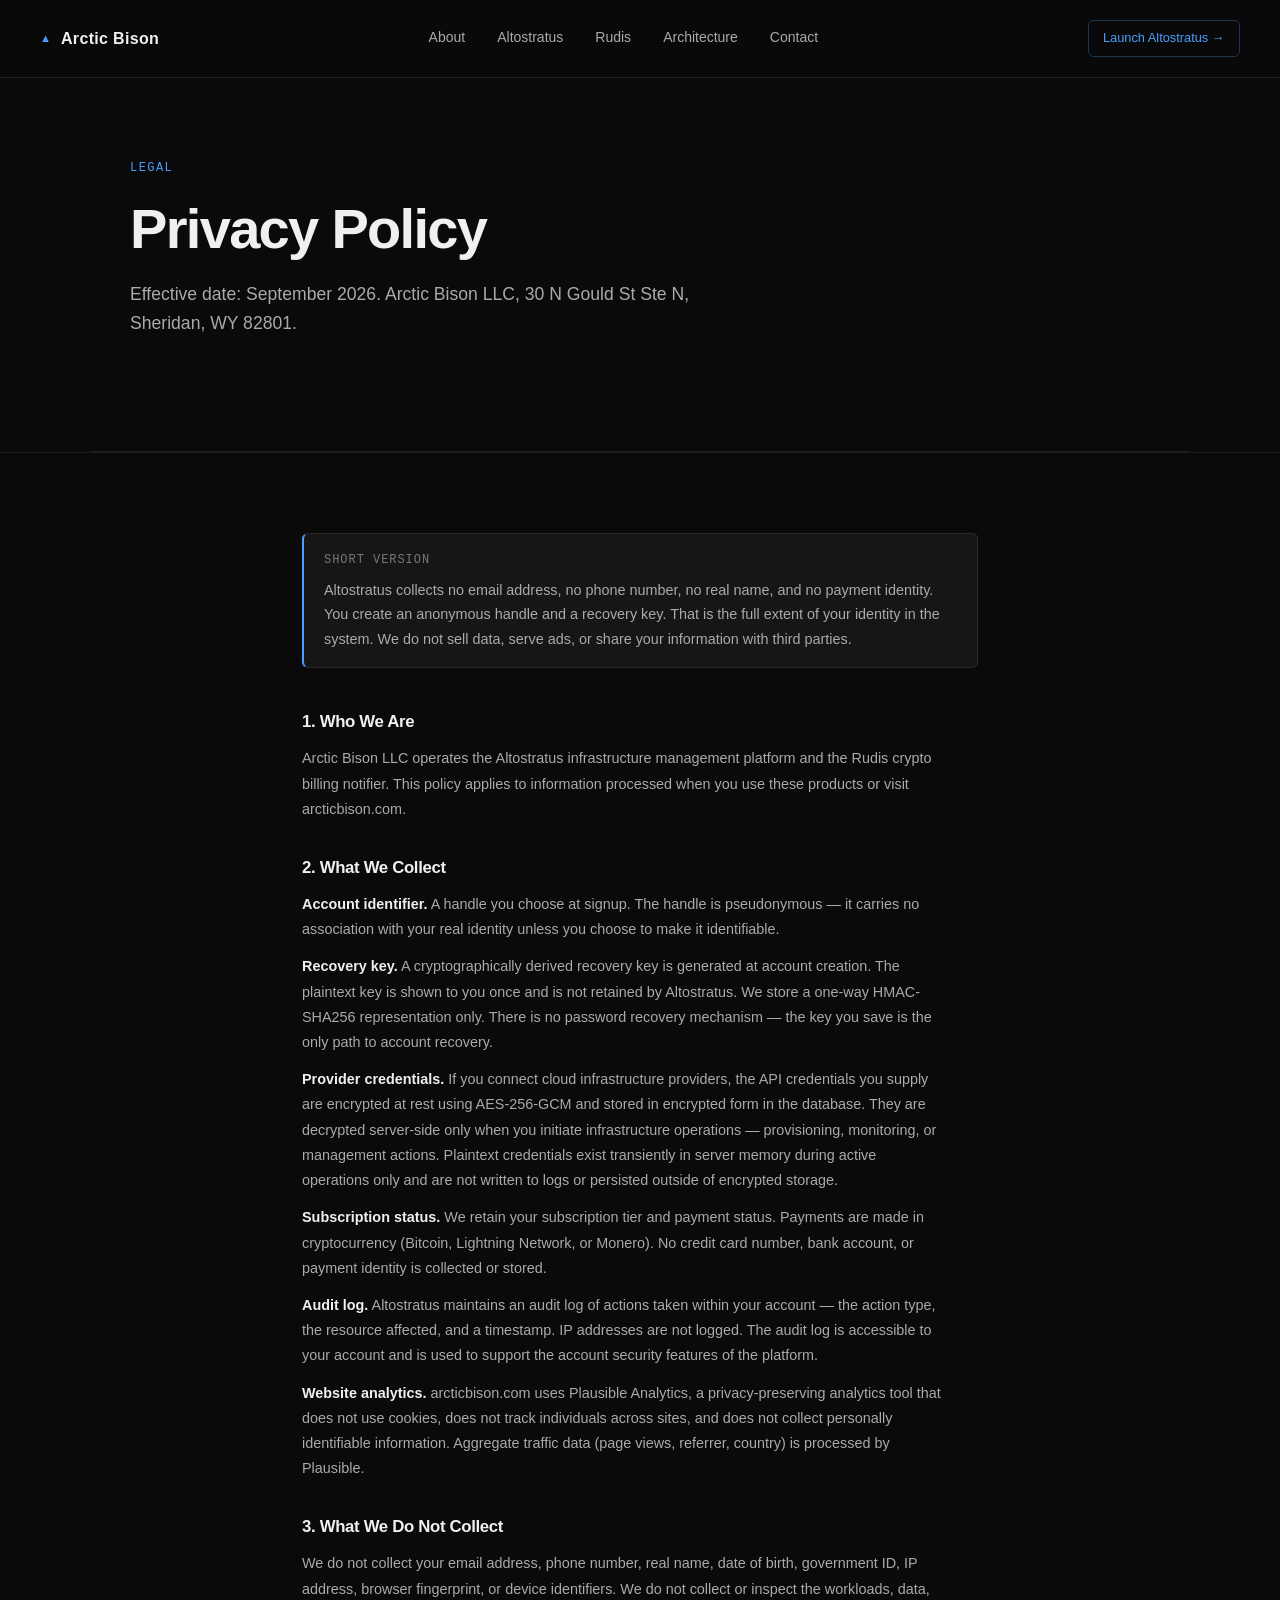
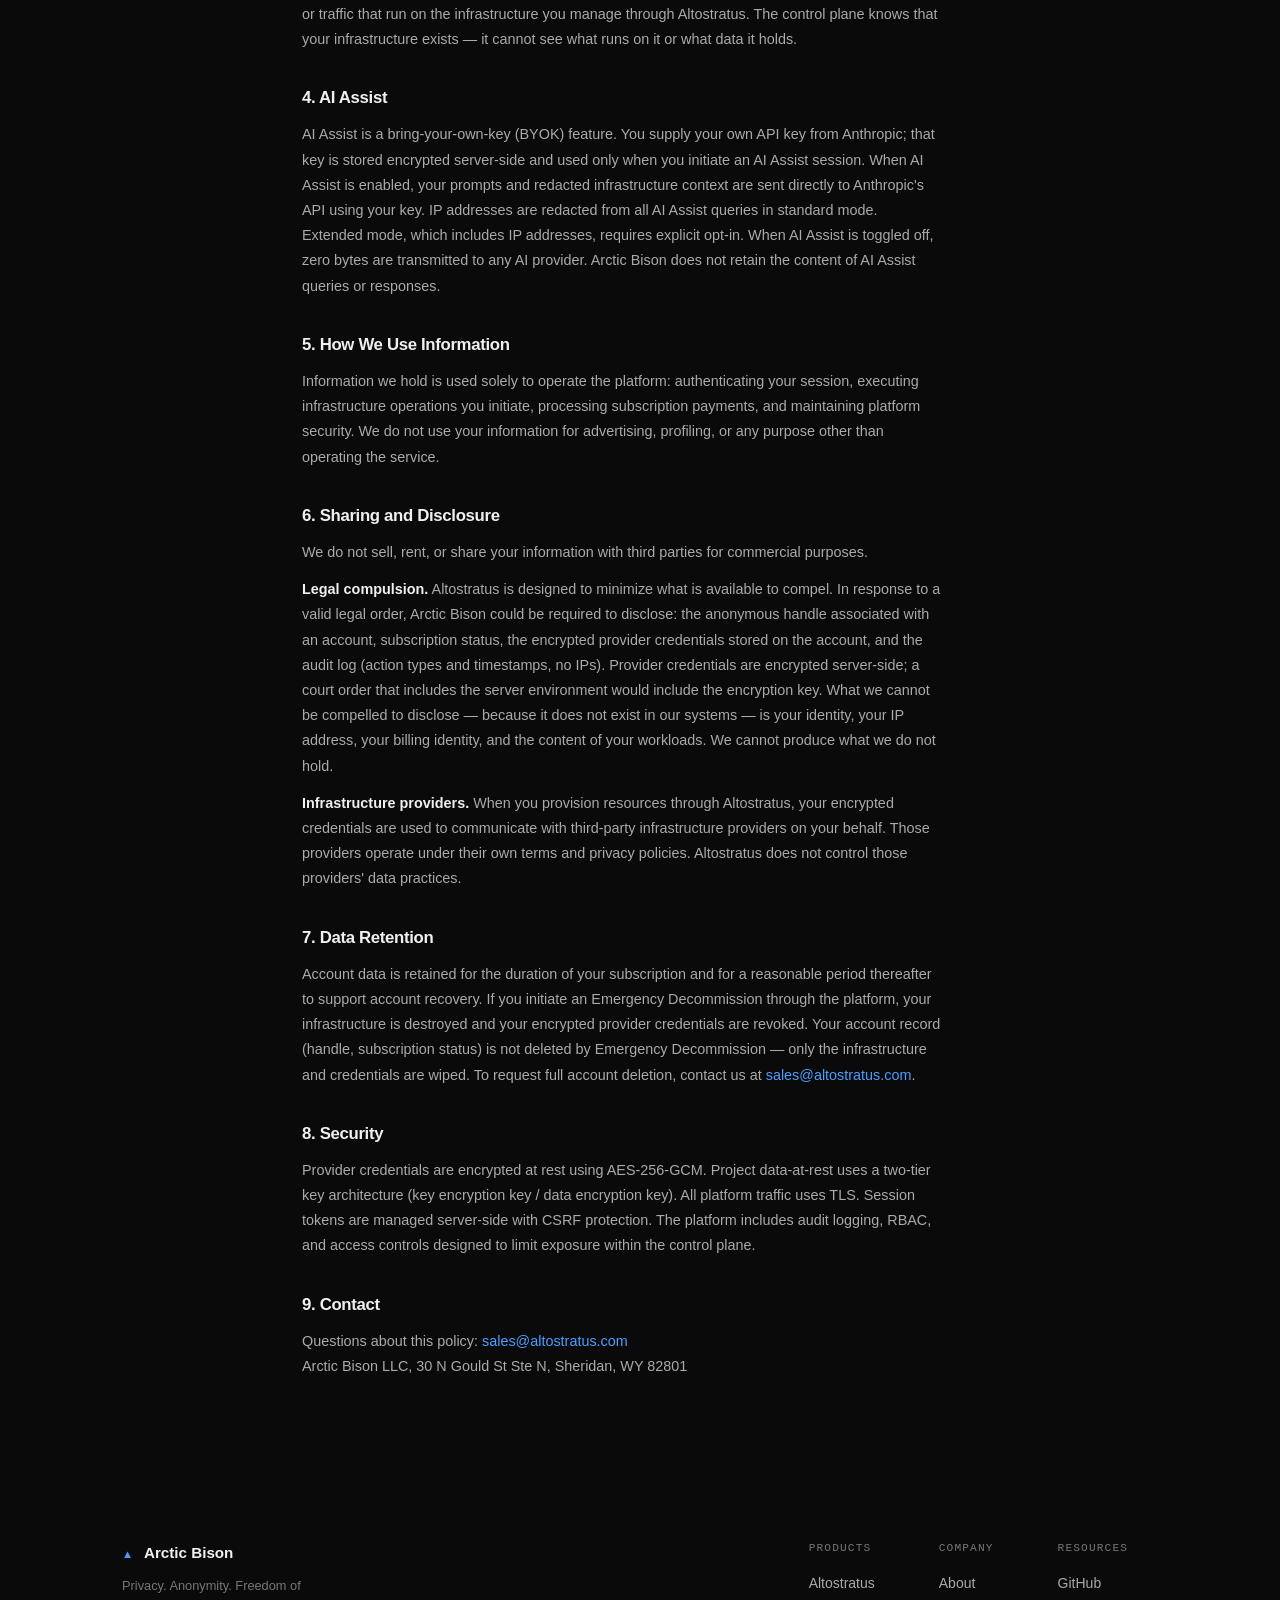
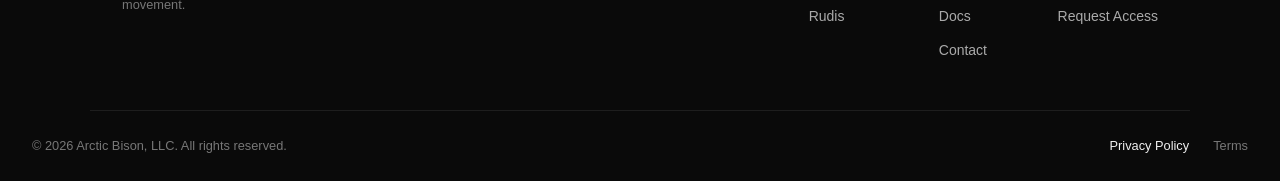
<file: privacy.html>
<!DOCTYPE html>
<html lang="en">
<head>
  <meta charset="UTF-8" />
  <meta name="viewport" content="width=device-width, initial-scale=1.0" />
  <title>Privacy Policy — Arctic Bison</title>
  <meta name="description" content="Arctic Bison Privacy Policy. No email, no phone, no real name. Anonymous handle and recovery key only." />
  <link rel="stylesheet" href="css/main.css" />
  <link rel="icon" type="image/png" href="assets/favicon.png" />
  <script defer data-domain="arcticbison.com" src="https://plausible.io/js/script.js"></script>
</head>
<body>

  <!-- NAV -->
  <nav class="nav">
    <a href="/" class="nav-logo">
      <span class="nav-logo-mark">&#x25B2;</span>
      <span class="nav-logo-text">Arctic Bison</span>
    </a>
    <div class="nav-links">
      <a href="/about.html">About</a>
      <a href="/altostratus.html">Altostratus</a>
      <a href="/rudis.html">Rudis</a>
      <a href="/architecture.html">Architecture</a>
      <a href="/contact.html">Contact</a>
    </div>
    <a href="https://app.arcticbison.com" class="nav-cta" target="_blank" rel="noopener">Launch Altostratus →</a>
  </nav>

  <!-- HERO -->
  <div class="page-hero">
    <p class="page-hero-eyebrow">Legal</p>
    <h1 class="page-hero-headline">Privacy Policy</h1>
    <p class="page-hero-sub">
      Effective date: September 2026. Arctic Bison LLC, 30 N Gould St Ste N, Sheridan, WY 82801.
    </p>
  </div>

  <!-- CONTENT -->
  <section class="content-section">
    <div class="container" style="max-width: 740px;">

      <div style="background:var(--bg-elevated); border:1px solid var(--border-light); border-left:2px solid var(--accent); border-radius:var(--radius); padding:1rem 1.25rem; margin-bottom:2.5rem;">
        <p style="font-size:0.75rem; font-family:var(--font-mono); text-transform:uppercase; letter-spacing:0.08em; color:var(--text-muted); margin-bottom:0.4rem;">Short version</p>
        <p style="font-size:0.9rem; color:var(--text-secondary); line-height:1.7; margin:0;">
          Altostratus collects no email address, no phone number, no real name, and no payment identity. You create an anonymous handle and a recovery key. That is the full extent of your identity in the system. We do not sell data, serve ads, or share your information with third parties.
        </p>
      </div>

      <h2 style="font-size:1.05rem; font-weight:600; color:var(--text-primary); margin:2rem 0 0.6rem;">1. Who We Are</h2>
      <p style="color:var(--text-secondary); line-height:1.75; font-size:0.9rem;">
        Arctic Bison LLC operates the Altostratus infrastructure management platform and the Rudis crypto billing notifier. This policy applies to information processed when you use these products or visit arcticbison.com.
      </p>

      <h2 style="font-size:1.05rem; font-weight:600; color:var(--text-primary); margin:2rem 0 0.6rem;">2. What We Collect</h2>
      <p style="color:var(--text-secondary); line-height:1.75; font-size:0.9rem; margin-bottom:0.75rem;">
        <strong style="color:var(--text-primary);">Account identifier.</strong> A handle you choose at signup. The handle is pseudonymous — it carries no association with your real identity unless you choose to make it identifiable.
      </p>
      <p style="color:var(--text-secondary); line-height:1.75; font-size:0.9rem; margin-bottom:0.75rem;">
        <strong style="color:var(--text-primary);">Recovery key.</strong> A cryptographically derived recovery key is generated at account creation. The plaintext key is shown to you once and is not retained by Altostratus. We store a one-way HMAC-SHA256 representation only. There is no password recovery mechanism — the key you save is the only path to account recovery.
      </p>
      <p style="color:var(--text-secondary); line-height:1.75; font-size:0.9rem; margin-bottom:0.75rem;">
        <strong style="color:var(--text-primary);">Provider credentials.</strong> If you connect cloud infrastructure providers, the API credentials you supply are encrypted at rest using AES-256-GCM and stored in encrypted form in the database. They are decrypted server-side only when you initiate infrastructure operations — provisioning, monitoring, or management actions. Plaintext credentials exist transiently in server memory during active operations only and are not written to logs or persisted outside of encrypted storage.
      </p>
      <p style="color:var(--text-secondary); line-height:1.75; font-size:0.9rem; margin-bottom:0.75rem;">
        <strong style="color:var(--text-primary);">Subscription status.</strong> We retain your subscription tier and payment status. Payments are made in cryptocurrency (Bitcoin, Lightning Network, or Monero). No credit card number, bank account, or payment identity is collected or stored.
      </p>
      <p style="color:var(--text-secondary); line-height:1.75; font-size:0.9rem; margin-bottom:0.75rem;">
        <strong style="color:var(--text-primary);">Audit log.</strong> Altostratus maintains an audit log of actions taken within your account — the action type, the resource affected, and a timestamp. IP addresses are not logged. The audit log is accessible to your account and is used to support the account security features of the platform.
      </p>
      <p style="color:var(--text-secondary); line-height:1.75; font-size:0.9rem;">
        <strong style="color:var(--text-primary);">Website analytics.</strong> arcticbison.com uses Plausible Analytics, a privacy-preserving analytics tool that does not use cookies, does not track individuals across sites, and does not collect personally identifiable information. Aggregate traffic data (page views, referrer, country) is processed by Plausible.
      </p>

      <h2 style="font-size:1.05rem; font-weight:600; color:var(--text-primary); margin:2rem 0 0.6rem;">3. What We Do Not Collect</h2>
      <p style="color:var(--text-secondary); line-height:1.75; font-size:0.9rem;">
        We do not collect your email address, phone number, real name, date of birth, government ID, IP address, browser fingerprint, or device identifiers. We do not collect or inspect the workloads, data, or traffic that run on the infrastructure you manage through Altostratus. The control plane knows that your infrastructure exists — it cannot see what runs on it or what data it holds.
      </p>

      <h2 style="font-size:1.05rem; font-weight:600; color:var(--text-primary); margin:2rem 0 0.6rem;">4. AI Assist</h2>
      <p style="color:var(--text-secondary); line-height:1.75; font-size:0.9rem;">
        AI Assist is a bring-your-own-key (BYOK) feature. You supply your own API key from Anthropic; that key is stored encrypted server-side and used only when you initiate an AI Assist session. When AI Assist is enabled, your prompts and redacted infrastructure context are sent directly to Anthropic's API using your key. IP addresses are redacted from all AI Assist queries in standard mode. Extended mode, which includes IP addresses, requires explicit opt-in. When AI Assist is toggled off, zero bytes are transmitted to any AI provider. Arctic Bison does not retain the content of AI Assist queries or responses.
      </p>

      <h2 style="font-size:1.05rem; font-weight:600; color:var(--text-primary); margin:2rem 0 0.6rem;">5. How We Use Information</h2>
      <p style="color:var(--text-secondary); line-height:1.75; font-size:0.9rem;">
        Information we hold is used solely to operate the platform: authenticating your session, executing infrastructure operations you initiate, processing subscription payments, and maintaining platform security. We do not use your information for advertising, profiling, or any purpose other than operating the service.
      </p>

      <h2 style="font-size:1.05rem; font-weight:600; color:var(--text-primary); margin:2rem 0 0.6rem;">6. Sharing and Disclosure</h2>
      <p style="color:var(--text-secondary); line-height:1.75; font-size:0.9rem; margin-bottom:0.75rem;">
        We do not sell, rent, or share your information with third parties for commercial purposes.
      </p>
      <p style="color:var(--text-secondary); line-height:1.75; font-size:0.9rem; margin-bottom:0.75rem;">
        <strong style="color:var(--text-primary);">Legal compulsion.</strong> Altostratus is designed to minimize what is available to compel. In response to a valid legal order, Arctic Bison could be required to disclose: the anonymous handle associated with an account, subscription status, the encrypted provider credentials stored on the account, and the audit log (action types and timestamps, no IPs). Provider credentials are encrypted server-side; a court order that includes the server environment would include the encryption key. What we cannot be compelled to disclose — because it does not exist in our systems — is your identity, your IP address, your billing identity, and the content of your workloads. We cannot produce what we do not hold.
      </p>
      <p style="color:var(--text-secondary); line-height:1.75; font-size:0.9rem;">
        <strong style="color:var(--text-primary);">Infrastructure providers.</strong> When you provision resources through Altostratus, your encrypted credentials are used to communicate with third-party infrastructure providers on your behalf. Those providers operate under their own terms and privacy policies. Altostratus does not control those providers' data practices.
      </p>

      <h2 style="font-size:1.05rem; font-weight:600; color:var(--text-primary); margin:2rem 0 0.6rem;">7. Data Retention</h2>
      <p style="color:var(--text-secondary); line-height:1.75; font-size:0.9rem;">
        Account data is retained for the duration of your subscription and for a reasonable period thereafter to support account recovery. If you initiate an Emergency Decommission through the platform, your infrastructure is destroyed and your encrypted provider credentials are revoked. Your account record (handle, subscription status) is not deleted by Emergency Decommission — only the infrastructure and credentials are wiped. To request full account deletion, contact us at <a href="mailto:sales@altostratus.com" style="color:var(--accent);">sales@altostratus.com</a>.
      </p>

      <h2 style="font-size:1.05rem; font-weight:600; color:var(--text-primary); margin:2rem 0 0.6rem;">8. Security</h2>
      <p style="color:var(--text-secondary); line-height:1.75; font-size:0.9rem;">
        Provider credentials are encrypted at rest using AES-256-GCM. Project data-at-rest uses a two-tier key architecture (key encryption key / data encryption key). All platform traffic uses TLS. Session tokens are managed server-side with CSRF protection. The platform includes audit logging, RBAC, and access controls designed to limit exposure within the control plane.
      </p>

      <h2 style="font-size:1.05rem; font-weight:600; color:var(--text-primary); margin:2rem 0 0.6rem;">9. Contact</h2>
      <p style="color:var(--text-secondary); line-height:1.75; font-size:0.9rem;">
        Questions about this policy: <a href="mailto:sales@altostratus.com" style="color:var(--accent);">sales@altostratus.com</a><br>
        Arctic Bison LLC, 30 N Gould St Ste N, Sheridan, WY 82801
      </p>

    </div>
  </section>

  <!-- FOOTER -->
  <footer class="footer">
    <div class="container footer-inner">
      <div class="footer-brand">
        <span class="footer-logo-mark">&#x25B2;</span>
        <span class="footer-logo-text">Arctic Bison</span>
        <p class="footer-tagline">Privacy. Anonymity. Freedom of movement.</p>
      </div>
      <div class="footer-links">
        <div class="footer-col">
          <p class="footer-col-heading">Products</p>
          <a href="/altostratus.html">Altostratus</a>
          <a href="/rudis.html">Rudis</a>
        </div>
        <div class="footer-col">
          <p class="footer-col-heading">Company</p>
          <a href="/about.html">About</a>
          <a href="/docs.html">Docs</a>
          <a href="/contact.html">Contact</a>
        </div>
        <div class="footer-col">
          <p class="footer-col-heading">Resources</p>
          <a href="https://github.com/Arcticbison-Dev/Rudis" target="_blank">GitHub</a>
          <a href="/contact.html">Request Access</a>
        </div>
      </div>
    </div>
    <div class="footer-bottom">
      <p>© 2026 Arctic Bison, LLC. All rights reserved.</p>
      <div class="footer-bottom-links">
        <a href="/privacy.html" style="color: var(--text-primary);">Privacy Policy</a>
        <a href="/terms.html">Terms</a>
      </div>
    </div>
  </footer>

</body>
</html>
</file>
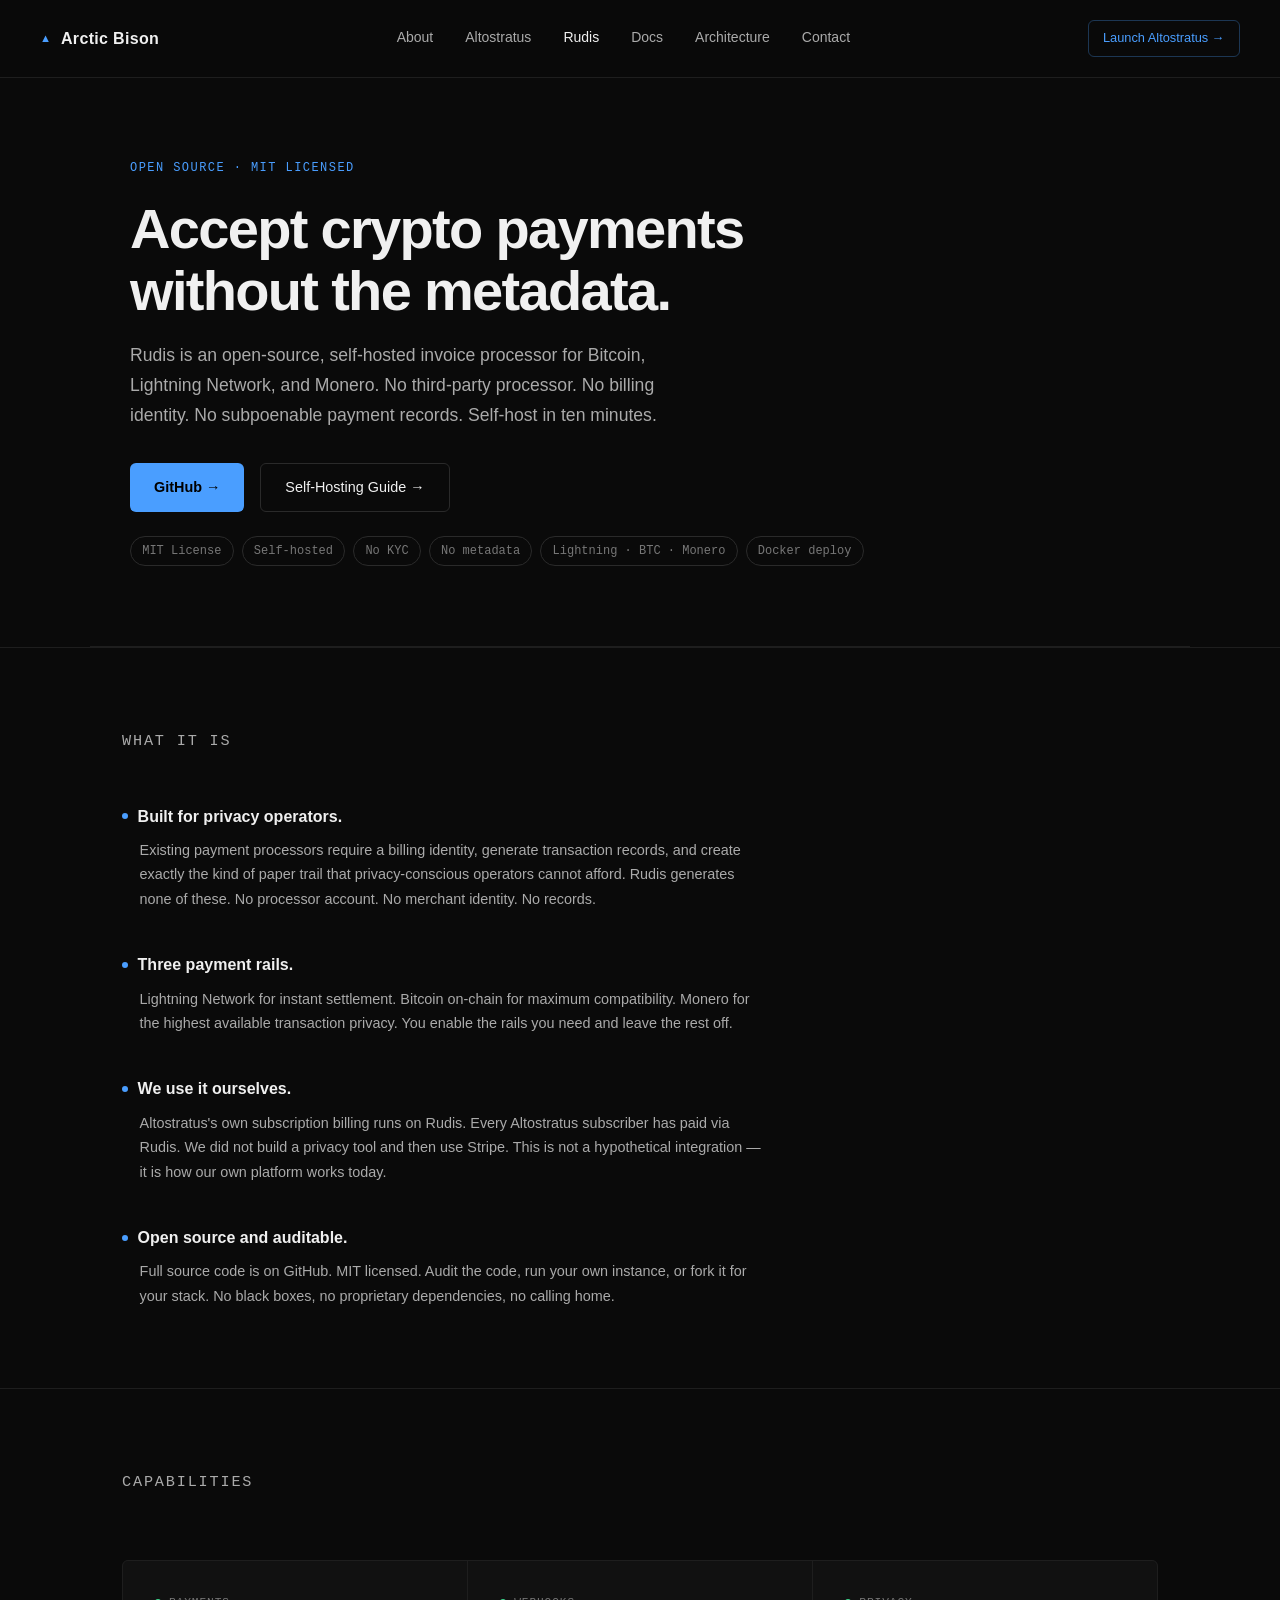
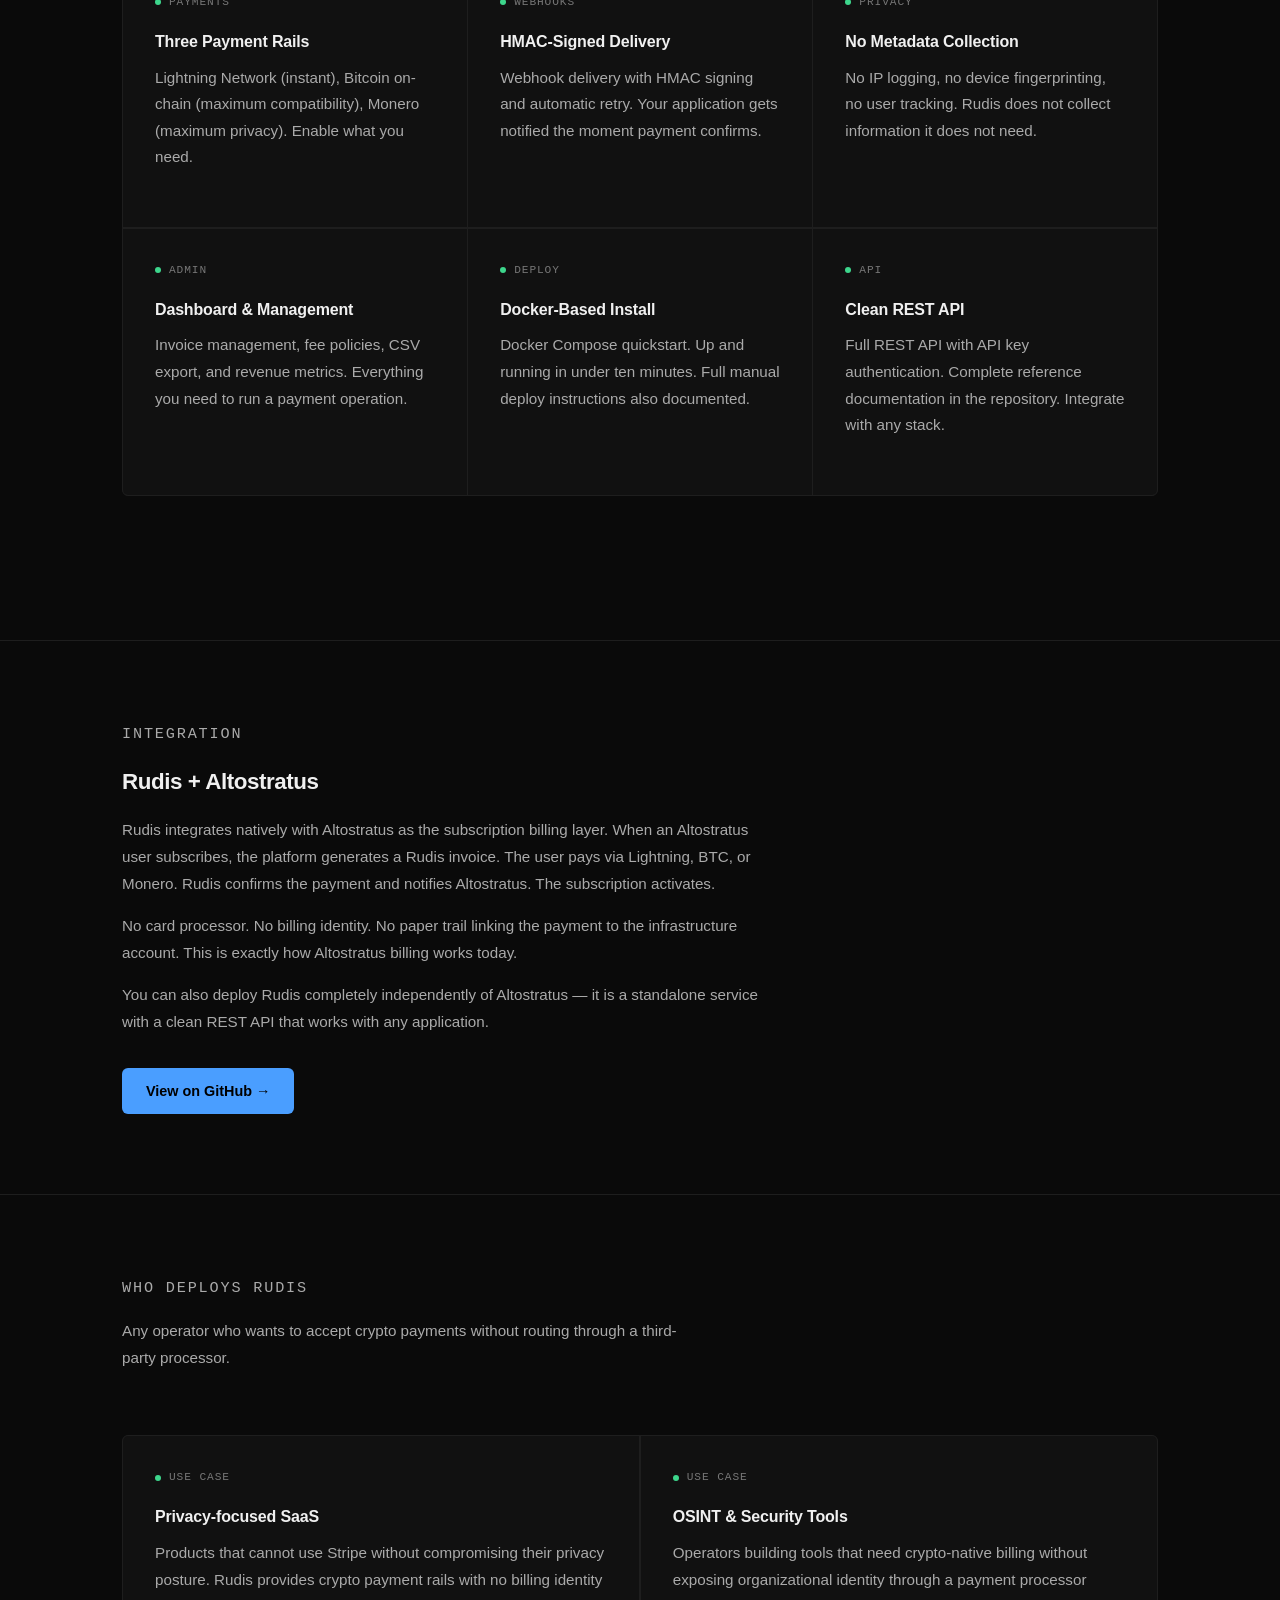
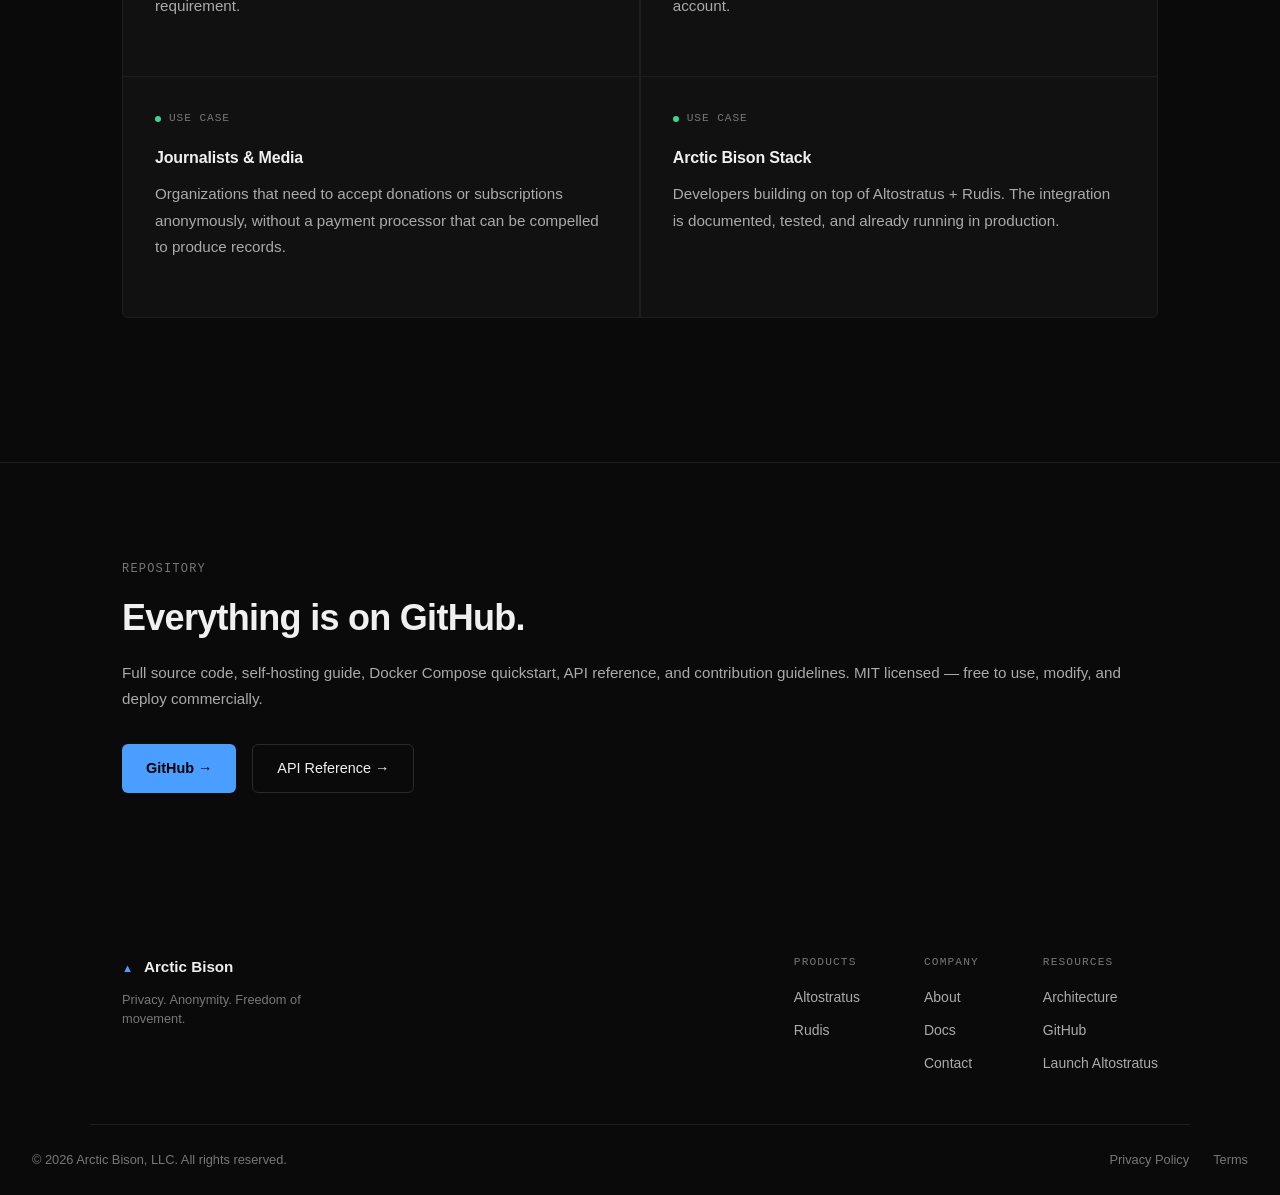
<file: rudis.html>
<!DOCTYPE html>
<html lang="en">
<head>
  <meta charset="UTF-8" />
  <meta name="viewport" content="width=device-width, initial-scale=1.0" />
  <title>Rudis — Open-Source Crypto Invoice Processor · Arctic Bison</title>
  <meta name="description" content="Accept Bitcoin, Lightning, and Monero payments without a third-party processor, a billing identity, or a subpoenable payment record." />
  <link rel="stylesheet" href="css/main.css" />
  <link rel="icon" type="image/png" href="assets/favicon.png" />
  <script defer data-domain="arcticbison.com" src="https://plausible.io/js/script.js"></script>
</head>
<body>

  <!-- NAV -->
  <nav class="nav">
    <a href="/" class="nav-logo">
      <span class="nav-logo-mark">&#x25B2;</span>
      <span class="nav-logo-text">Arctic Bison</span>
    </a>
    <div class="nav-links">
      <a href="/about.html">About</a>
      <a href="/altostratus.html">Altostratus</a>
      <a href="/rudis.html" style="color: var(--text-primary);">Rudis</a>
      <a href="/docs.html">Docs</a>
      <a href="/architecture.html">Architecture</a>
      <a href="/contact.html">Contact</a>
    </div>
    <a href="https://app.arcticbison.com" class="nav-cta" target="_blank" rel="noopener">Launch Altostratus →</a>
  </nav>

  <!-- HERO -->
  <div class="page-hero">
    <p class="page-hero-eyebrow">Open Source · MIT Licensed</p>
    <h1 class="page-hero-headline">Accept crypto payments<br>without the metadata.</h1>
    <p class="page-hero-sub">
      Rudis is an open-source, self-hosted invoice processor for Bitcoin,
      Lightning Network, and Monero. No third-party processor. No billing identity.
      No subpoenable payment records. Self-host in ten minutes.
    </p>
    <div class="hero-ctas">
      <a href="https://github.com/Arcticbison-Dev/Rudis" class="btn-primary" target="_blank">GitHub →</a>
      <a href="https://github.com/Arcticbison-Dev/Rudis/blob/main/docs/SELF_HOSTING.md" class="btn-secondary" target="_blank">Self-Hosting Guide →</a>
    </div>
    <div class="trust-pills">
      <span class="trust-pill">MIT License</span>
      <span class="trust-pill">Self-hosted</span>
      <span class="trust-pill">No KYC</span>
      <span class="trust-pill">No metadata</span>
      <span class="trust-pill">Lightning · BTC · Monero</span>
      <span class="trust-pill">Docker deploy</span>
    </div>
  </div>

  <!-- KEY POINTS -->
  <section class="content-section">
    <div class="container">
      <p class="section-label">What it is</p>
      <div class="points-list">

        <div class="point-item">
          <h3>Built for privacy operators.</h3>
          <p>
            Existing payment processors require a billing identity, generate transaction records,
            and create exactly the kind of paper trail that privacy-conscious operators cannot afford.
            Rudis generates none of these. No processor account. No merchant identity. No records.
          </p>
        </div>

        <div class="point-item">
          <h3>Three payment rails.</h3>
          <p>
            Lightning Network for instant settlement. Bitcoin on-chain for maximum compatibility.
            Monero for the highest available transaction privacy. You enable the rails you need
            and leave the rest off.
          </p>
        </div>

        <div class="point-item">
          <h3>We use it ourselves.</h3>
          <p>
            Altostratus's own subscription billing runs on Rudis. Every Altostratus subscriber
            has paid via Rudis. We did not build a privacy tool and then use Stripe.
            This is not a hypothetical integration — it is how our own platform works today.
          </p>
        </div>

        <div class="point-item">
          <h3>Open source and auditable.</h3>
          <p>
            Full source code is on GitHub. MIT licensed. Audit the code, run your own instance,
            or fork it for your stack. No black boxes, no proprietary dependencies, no calling home.
          </p>
        </div>

      </div>
    </div>
  </section>

  <!-- CAPABILITIES -->
  <section class="content-section">
    <div class="container">
      <p class="section-label">Capabilities</p>
      <div class="feature-grid">

        <div class="feature-card">
          <div class="feature-card-tag">Payments</div>
          <h3>Three Payment Rails</h3>
          <p>Lightning Network (instant), Bitcoin on-chain (maximum compatibility), Monero (maximum privacy). Enable what you need.</p>
        </div>

        <div class="feature-card">
          <div class="feature-card-tag">Webhooks</div>
          <h3>HMAC-Signed Delivery</h3>
          <p>Webhook delivery with HMAC signing and automatic retry. Your application gets notified the moment payment confirms.</p>
        </div>

        <div class="feature-card">
          <div class="feature-card-tag">Privacy</div>
          <h3>No Metadata Collection</h3>
          <p>No IP logging, no device fingerprinting, no user tracking. Rudis does not collect information it does not need.</p>
        </div>

        <div class="feature-card">
          <div class="feature-card-tag">Admin</div>
          <h3>Dashboard &amp; Management</h3>
          <p>Invoice management, fee policies, CSV export, and revenue metrics. Everything you need to run a payment operation.</p>
        </div>

        <div class="feature-card">
          <div class="feature-card-tag">Deploy</div>
          <h3>Docker-Based Install</h3>
          <p>Docker Compose quickstart. Up and running in under ten minutes. Full manual deploy instructions also documented.</p>
        </div>

        <div class="feature-card">
          <div class="feature-card-tag">API</div>
          <h3>Clean REST API</h3>
          <p>Full REST API with API key authentication. Complete reference documentation in the repository. Integrate with any stack.</p>
        </div>

      </div>
    </div>
  </section>

  <!-- INTEGRATION -->
  <section class="content-section">
    <div class="container">
      <p class="section-label">Integration</p>
      <h2>Rudis + Altostratus</h2>
      <p>
        Rudis integrates natively with Altostratus as the subscription billing layer.
        When an Altostratus user subscribes, the platform generates a Rudis invoice.
        The user pays via Lightning, BTC, or Monero. Rudis confirms the payment and
        notifies Altostratus. The subscription activates.
      </p>
      <p>
        No card processor. No billing identity. No paper trail linking the payment
        to the infrastructure account. This is exactly how Altostratus billing works today.
      </p>
      <p>
        You can also deploy Rudis completely independently of Altostratus — it is a
        standalone service with a clean REST API that works with any application.
      </p>
      <div style="margin-top:2rem;">
        <a href="https://github.com/Arcticbison-Dev/Rudis" class="btn-primary" target="_blank">View on GitHub →</a>
      </div>
    </div>
  </section>

  <!-- WHO DEPLOYS -->
  <section class="content-section">
    <div class="container">
      <p class="section-label">Who deploys Rudis</p>
      <p style="max-width:560px; color:var(--text-secondary); font-size:0.95rem; margin-bottom:2rem;">
        Any operator who wants to accept crypto payments without routing through
        a third-party processor.
      </p>
      <div class="feature-grid" style="grid-template-columns: 1fr 1fr;">
        <div class="feature-card">
          <div class="feature-card-tag">Use case</div>
          <h3>Privacy-focused SaaS</h3>
          <p>Products that cannot use Stripe without compromising their privacy posture. Rudis provides crypto payment rails with no billing identity requirement.</p>
        </div>
        <div class="feature-card">
          <div class="feature-card-tag">Use case</div>
          <h3>OSINT &amp; Security Tools</h3>
          <p>Operators building tools that need crypto-native billing without exposing organizational identity through a payment processor account.</p>
        </div>
        <div class="feature-card">
          <div class="feature-card-tag">Use case</div>
          <h3>Journalists &amp; Media</h3>
          <p>Organizations that need to accept donations or subscriptions anonymously, without a payment processor that can be compelled to produce records.</p>
        </div>
        <div class="feature-card">
          <div class="feature-card-tag">Use case</div>
          <h3>Arctic Bison Stack</h3>
          <p>Developers building on top of Altostratus + Rudis. The integration is documented, tested, and already running in production.</p>
        </div>
      </div>
    </div>
  </section>

  <!-- REPO -->
  <section class="cta-section">
    <div class="container">
      <div class="data-table-label" style="margin-bottom:0.5rem;">Repository</div>
      <h2 class="cta-heading">Everything is on GitHub.</h2>
      <p class="cta-body">
        Full source code, self-hosting guide, Docker Compose quickstart, API reference,
        and contribution guidelines. MIT licensed — free to use, modify, and deploy commercially.
      </p>
      <div class="cta-buttons">
        <a href="https://github.com/Arcticbison-Dev/Rudis" class="btn-primary" target="_blank">GitHub →</a>
        <a href="https://github.com/Arcticbison-Dev/Rudis/blob/main/docs/API_REFERENCE.md" class="btn-secondary" target="_blank">API Reference →</a>
      </div>
    </div>
  </section>

  <!-- FOOTER -->
  <footer class="footer">
    <div class="container footer-inner">
      <div class="footer-brand">
        <span class="footer-logo-mark">&#x25B2;</span>
        <span class="footer-logo-text">Arctic Bison</span>
        <p class="footer-tagline">Privacy. Anonymity. Freedom of movement.</p>
      </div>
      <div class="footer-links">
        <div class="footer-col">
          <p class="footer-col-heading">Products</p>
          <a href="/altostratus.html">Altostratus</a>
          <a href="/rudis.html">Rudis</a>
        </div>
        <div class="footer-col">
          <p class="footer-col-heading">Company</p>
          <a href="/about.html">About</a>
          <a href="/docs.html">Docs</a>
      <a href="/contact.html">Contact</a>
        </div>
        <div class="footer-col">
          <p class="footer-col-heading">Resources</p>
          <a href="/architecture.html">Architecture</a>
          <a href="https://github.com/Arcticbison-Dev/Rudis" target="_blank">GitHub</a>
          <a href="https://app.arcticbison.com" target="_blank" rel="noopener">Launch Altostratus</a>
        </div>
      </div>
    </div>
    <div class="footer-bottom">
      <p>© 2026 Arctic Bison, LLC. All rights reserved.</p>
      <div class="footer-bottom-links">
        <a href="/privacy.html">Privacy Policy</a>
        <a href="/terms.html">Terms</a>
      </div>
    </div>
  </footer>

</body>
</html>
</file>
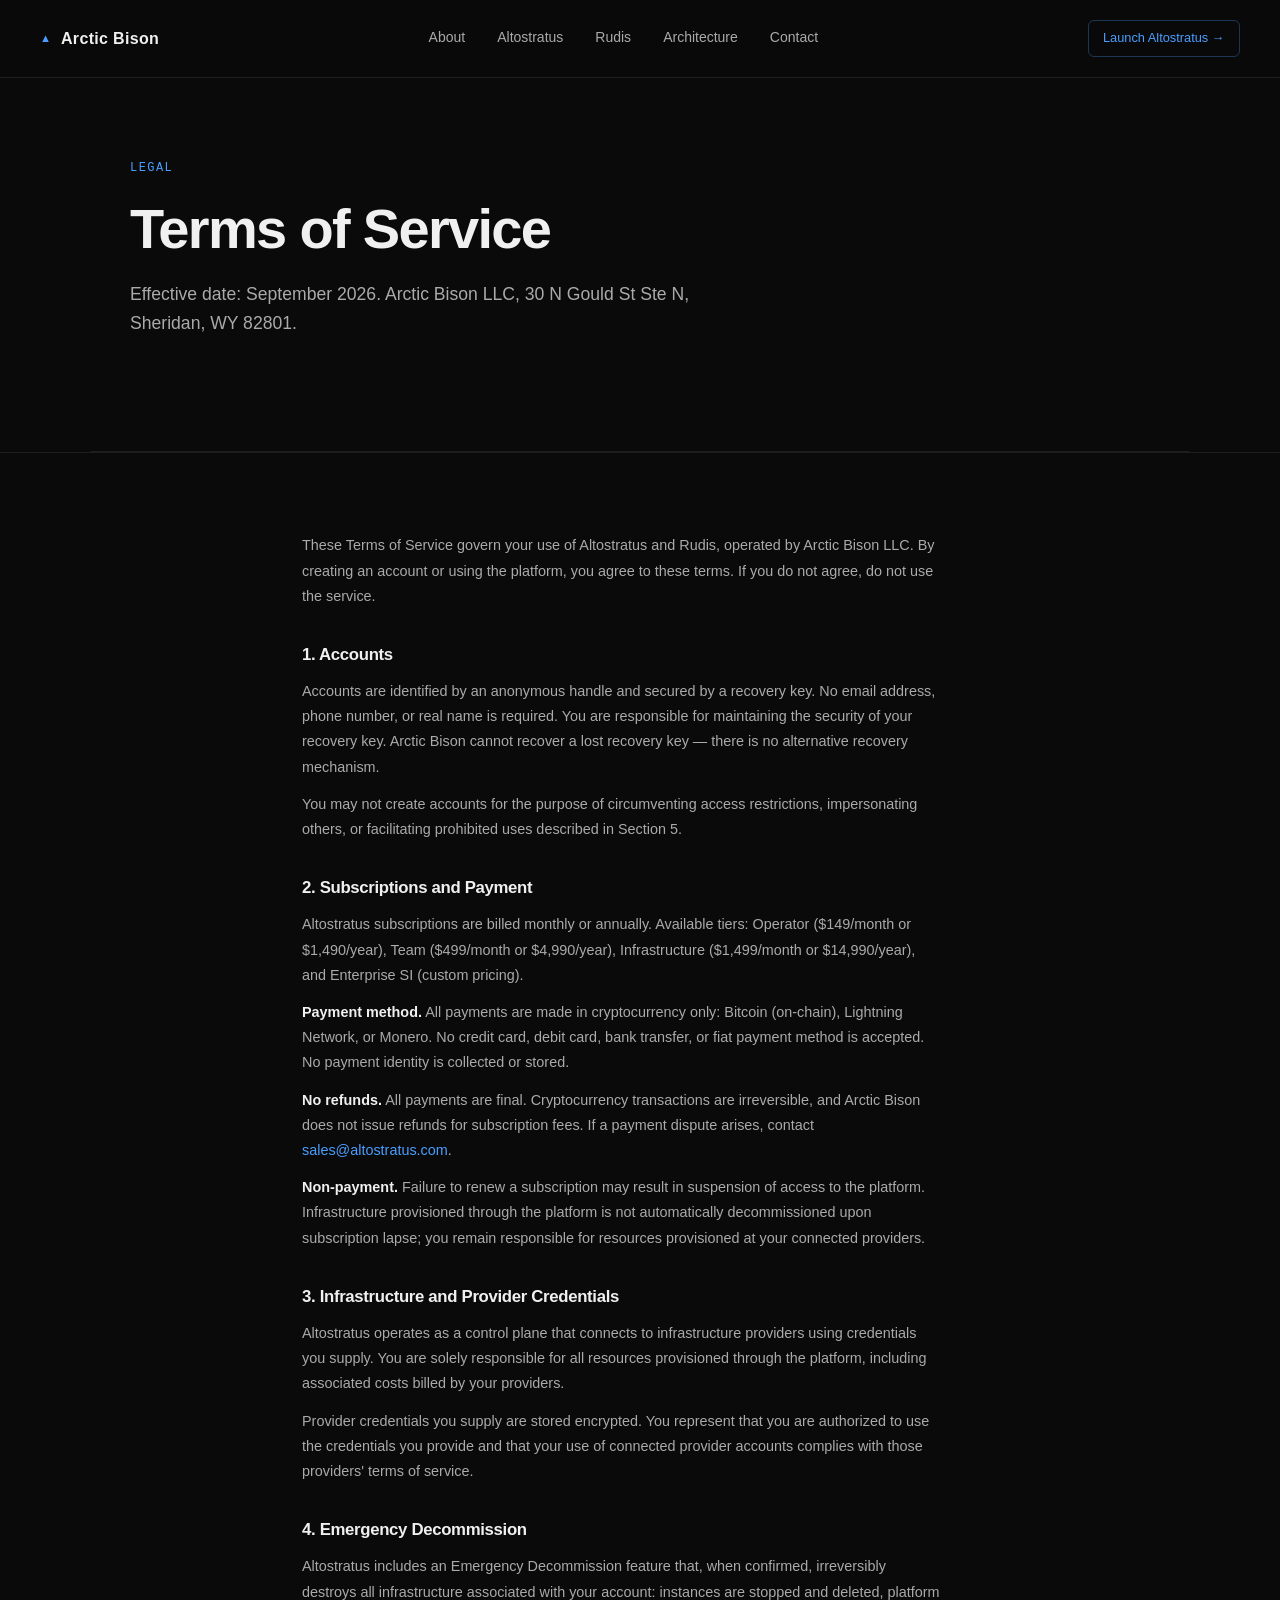
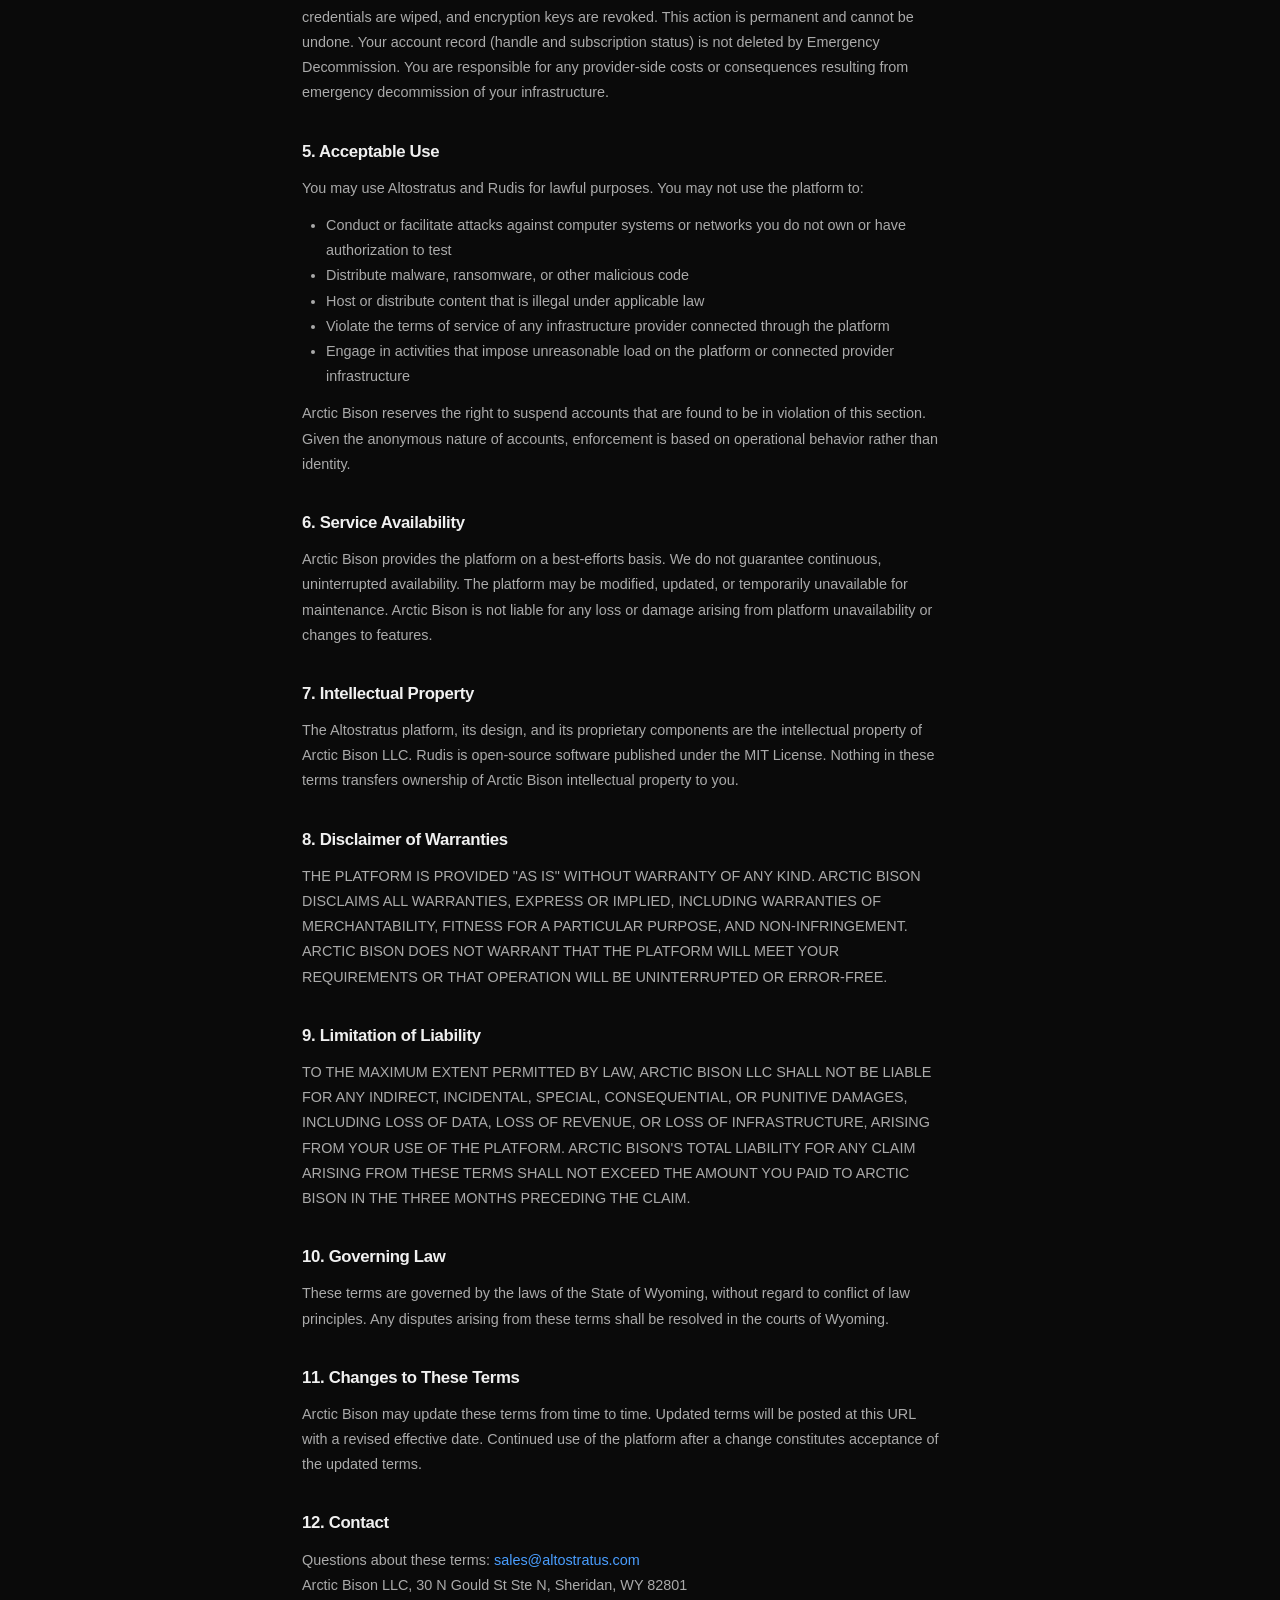
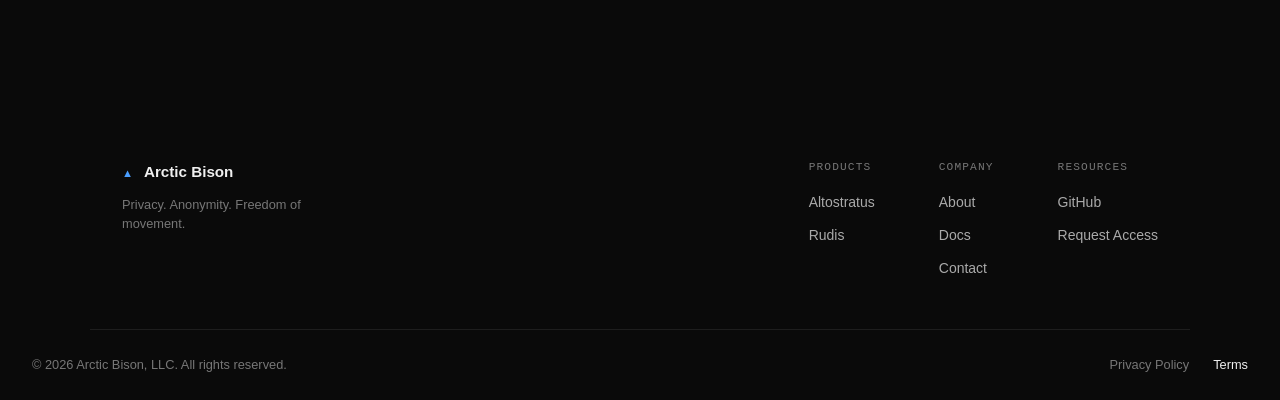
<file: terms.html>
<!DOCTYPE html>
<html lang="en">
<head>
  <meta charset="UTF-8" />
  <meta name="viewport" content="width=device-width, initial-scale=1.0" />
  <title>Terms of Service — Arctic Bison</title>
  <meta name="description" content="Arctic Bison Terms of Service for Altostratus and Rudis." />
  <link rel="stylesheet" href="css/main.css" />
  <link rel="icon" type="image/png" href="assets/favicon.png" />
  <script defer data-domain="arcticbison.com" src="https://plausible.io/js/script.js"></script>
</head>
<body>

  <!-- NAV -->
  <nav class="nav">
    <a href="/" class="nav-logo">
      <span class="nav-logo-mark">&#x25B2;</span>
      <span class="nav-logo-text">Arctic Bison</span>
    </a>
    <div class="nav-links">
      <a href="/about.html">About</a>
      <a href="/altostratus.html">Altostratus</a>
      <a href="/rudis.html">Rudis</a>
      <a href="/architecture.html">Architecture</a>
      <a href="/contact.html">Contact</a>
    </div>
    <a href="https://app.arcticbison.com" class="nav-cta" target="_blank" rel="noopener">Launch Altostratus →</a>
  </nav>

  <!-- HERO -->
  <div class="page-hero">
    <p class="page-hero-eyebrow">Legal</p>
    <h1 class="page-hero-headline">Terms of Service</h1>
    <p class="page-hero-sub">
      Effective date: September 2026. Arctic Bison LLC, 30 N Gould St Ste N, Sheridan, WY 82801.
    </p>
  </div>

  <!-- CONTENT -->
  <section class="content-section">
    <div class="container" style="max-width: 740px;">

      <p style="color:var(--text-secondary); line-height:1.75; font-size:0.9rem; margin-bottom:2rem;">
        These Terms of Service govern your use of Altostratus and Rudis, operated by Arctic Bison LLC. By creating an account or using the platform, you agree to these terms. If you do not agree, do not use the service.
      </p>

      <h2 style="font-size:1.05rem; font-weight:600; color:var(--text-primary); margin:2rem 0 0.6rem;">1. Accounts</h2>
      <p style="color:var(--text-secondary); line-height:1.75; font-size:0.9rem; margin-bottom:0.75rem;">
        Accounts are identified by an anonymous handle and secured by a recovery key. No email address, phone number, or real name is required. You are responsible for maintaining the security of your recovery key. Arctic Bison cannot recover a lost recovery key — there is no alternative recovery mechanism.
      </p>
      <p style="color:var(--text-secondary); line-height:1.75; font-size:0.9rem;">
        You may not create accounts for the purpose of circumventing access restrictions, impersonating others, or facilitating prohibited uses described in Section 5.
      </p>

      <h2 style="font-size:1.05rem; font-weight:600; color:var(--text-primary); margin:2rem 0 0.6rem;">2. Subscriptions and Payment</h2>
      <p style="color:var(--text-secondary); line-height:1.75; font-size:0.9rem; margin-bottom:0.75rem;">
        Altostratus subscriptions are billed monthly or annually. Available tiers: Operator ($149/month or $1,490/year), Team ($499/month or $4,990/year), Infrastructure ($1,499/month or $14,990/year), and Enterprise SI (custom pricing).
      </p>
      <p style="color:var(--text-secondary); line-height:1.75; font-size:0.9rem; margin-bottom:0.75rem;">
        <strong style="color:var(--text-primary);">Payment method.</strong> All payments are made in cryptocurrency only: Bitcoin (on-chain), Lightning Network, or Monero. No credit card, debit card, bank transfer, or fiat payment method is accepted. No payment identity is collected or stored.
      </p>
      <p style="color:var(--text-secondary); line-height:1.75; font-size:0.9rem; margin-bottom:0.75rem;">
        <strong style="color:var(--text-primary);">No refunds.</strong> All payments are final. Cryptocurrency transactions are irreversible, and Arctic Bison does not issue refunds for subscription fees. If a payment dispute arises, contact <a href="mailto:sales@altostratus.com" style="color:var(--accent);">sales@altostratus.com</a>.
      </p>
      <p style="color:var(--text-secondary); line-height:1.75; font-size:0.9rem;">
        <strong style="color:var(--text-primary);">Non-payment.</strong> Failure to renew a subscription may result in suspension of access to the platform. Infrastructure provisioned through the platform is not automatically decommissioned upon subscription lapse; you remain responsible for resources provisioned at your connected providers.
      </p>

      <h2 style="font-size:1.05rem; font-weight:600; color:var(--text-primary); margin:2rem 0 0.6rem;">3. Infrastructure and Provider Credentials</h2>
      <p style="color:var(--text-secondary); line-height:1.75; font-size:0.9rem; margin-bottom:0.75rem;">
        Altostratus operates as a control plane that connects to infrastructure providers using credentials you supply. You are solely responsible for all resources provisioned through the platform, including associated costs billed by your providers.
      </p>
      <p style="color:var(--text-secondary); line-height:1.75; font-size:0.9rem;">
        Provider credentials you supply are stored encrypted. You represent that you are authorized to use the credentials you provide and that your use of connected provider accounts complies with those providers' terms of service.
      </p>

      <h2 style="font-size:1.05rem; font-weight:600; color:var(--text-primary); margin:2rem 0 0.6rem;">4. Emergency Decommission</h2>
      <p style="color:var(--text-secondary); line-height:1.75; font-size:0.9rem;">
        Altostratus includes an Emergency Decommission feature that, when confirmed, irreversibly destroys all infrastructure associated with your account: instances are stopped and deleted, platform credentials are wiped, and encryption keys are revoked. This action is permanent and cannot be undone. Your account record (handle and subscription status) is not deleted by Emergency Decommission. You are responsible for any provider-side costs or consequences resulting from emergency decommission of your infrastructure.
      </p>

      <h2 style="font-size:1.05rem; font-weight:600; color:var(--text-primary); margin:2rem 0 0.6rem;">5. Acceptable Use</h2>
      <p style="color:var(--text-secondary); line-height:1.75; font-size:0.9rem; margin-bottom:0.75rem;">
        You may use Altostratus and Rudis for lawful purposes. You may not use the platform to:
      </p>
      <ul style="color:var(--text-secondary); line-height:1.75; font-size:0.9rem; padding-left:1.5rem; margin-bottom:0.75rem;">
        <li>Conduct or facilitate attacks against computer systems or networks you do not own or have authorization to test</li>
        <li>Distribute malware, ransomware, or other malicious code</li>
        <li>Host or distribute content that is illegal under applicable law</li>
        <li>Violate the terms of service of any infrastructure provider connected through the platform</li>
        <li>Engage in activities that impose unreasonable load on the platform or connected provider infrastructure</li>
      </ul>
      <p style="color:var(--text-secondary); line-height:1.75; font-size:0.9rem;">
        Arctic Bison reserves the right to suspend accounts that are found to be in violation of this section. Given the anonymous nature of accounts, enforcement is based on operational behavior rather than identity.
      </p>

      <h2 style="font-size:1.05rem; font-weight:600; color:var(--text-primary); margin:2rem 0 0.6rem;">6. Service Availability</h2>
      <p style="color:var(--text-secondary); line-height:1.75; font-size:0.9rem;">
        Arctic Bison provides the platform on a best-efforts basis. We do not guarantee continuous, uninterrupted availability. The platform may be modified, updated, or temporarily unavailable for maintenance. Arctic Bison is not liable for any loss or damage arising from platform unavailability or changes to features.
      </p>

      <h2 style="font-size:1.05rem; font-weight:600; color:var(--text-primary); margin:2rem 0 0.6rem;">7. Intellectual Property</h2>
      <p style="color:var(--text-secondary); line-height:1.75; font-size:0.9rem;">
        The Altostratus platform, its design, and its proprietary components are the intellectual property of Arctic Bison LLC. Rudis is open-source software published under the MIT License. Nothing in these terms transfers ownership of Arctic Bison intellectual property to you.
      </p>

      <h2 style="font-size:1.05rem; font-weight:600; color:var(--text-primary); margin:2rem 0 0.6rem;">8. Disclaimer of Warranties</h2>
      <p style="color:var(--text-secondary); line-height:1.75; font-size:0.9rem;">
        THE PLATFORM IS PROVIDED "AS IS" WITHOUT WARRANTY OF ANY KIND. ARCTIC BISON DISCLAIMS ALL WARRANTIES, EXPRESS OR IMPLIED, INCLUDING WARRANTIES OF MERCHANTABILITY, FITNESS FOR A PARTICULAR PURPOSE, AND NON-INFRINGEMENT. ARCTIC BISON DOES NOT WARRANT THAT THE PLATFORM WILL MEET YOUR REQUIREMENTS OR THAT OPERATION WILL BE UNINTERRUPTED OR ERROR-FREE.
      </p>

      <h2 style="font-size:1.05rem; font-weight:600; color:var(--text-primary); margin:2rem 0 0.6rem;">9. Limitation of Liability</h2>
      <p style="color:var(--text-secondary); line-height:1.75; font-size:0.9rem;">
        TO THE MAXIMUM EXTENT PERMITTED BY LAW, ARCTIC BISON LLC SHALL NOT BE LIABLE FOR ANY INDIRECT, INCIDENTAL, SPECIAL, CONSEQUENTIAL, OR PUNITIVE DAMAGES, INCLUDING LOSS OF DATA, LOSS OF REVENUE, OR LOSS OF INFRASTRUCTURE, ARISING FROM YOUR USE OF THE PLATFORM. ARCTIC BISON'S TOTAL LIABILITY FOR ANY CLAIM ARISING FROM THESE TERMS SHALL NOT EXCEED THE AMOUNT YOU PAID TO ARCTIC BISON IN THE THREE MONTHS PRECEDING THE CLAIM.
      </p>

      <h2 style="font-size:1.05rem; font-weight:600; color:var(--text-primary); margin:2rem 0 0.6rem;">10. Governing Law</h2>
      <p style="color:var(--text-secondary); line-height:1.75; font-size:0.9rem;">
        These terms are governed by the laws of the State of Wyoming, without regard to conflict of law principles. Any disputes arising from these terms shall be resolved in the courts of Wyoming.
      </p>

      <h2 style="font-size:1.05rem; font-weight:600; color:var(--text-primary); margin:2rem 0 0.6rem;">11. Changes to These Terms</h2>
      <p style="color:var(--text-secondary); line-height:1.75; font-size:0.9rem;">
        Arctic Bison may update these terms from time to time. Updated terms will be posted at this URL with a revised effective date. Continued use of the platform after a change constitutes acceptance of the updated terms.
      </p>

      <h2 style="font-size:1.05rem; font-weight:600; color:var(--text-primary); margin:2rem 0 0.6rem;">12. Contact</h2>
      <p style="color:var(--text-secondary); line-height:1.75; font-size:0.9rem;">
        Questions about these terms: <a href="mailto:sales@altostratus.com" style="color:var(--accent);">sales@altostratus.com</a><br>
        Arctic Bison LLC, 30 N Gould St Ste N, Sheridan, WY 82801
      </p>

    </div>
  </section>

  <!-- FOOTER -->
  <footer class="footer">
    <div class="container footer-inner">
      <div class="footer-brand">
        <span class="footer-logo-mark">&#x25B2;</span>
        <span class="footer-logo-text">Arctic Bison</span>
        <p class="footer-tagline">Privacy. Anonymity. Freedom of movement.</p>
      </div>
      <div class="footer-links">
        <div class="footer-col">
          <p class="footer-col-heading">Products</p>
          <a href="/altostratus.html">Altostratus</a>
          <a href="/rudis.html">Rudis</a>
        </div>
        <div class="footer-col">
          <p class="footer-col-heading">Company</p>
          <a href="/about.html">About</a>
          <a href="/docs.html">Docs</a>
          <a href="/contact.html">Contact</a>
        </div>
        <div class="footer-col">
          <p class="footer-col-heading">Resources</p>
          <a href="https://github.com/Arcticbison-Dev/Rudis" target="_blank">GitHub</a>
          <a href="/contact.html">Request Access</a>
        </div>
      </div>
    </div>
    <div class="footer-bottom">
      <p>© 2026 Arctic Bison, LLC. All rights reserved.</p>
      <div class="footer-bottom-links">
        <a href="/privacy.html">Privacy Policy</a>
        <a href="/terms.html" style="color: var(--text-primary);">Terms</a>
      </div>
    </div>
  </footer>

</body>
</html>
</file>
<file: css/main.css>
/* ============================================================
   ARCTIC BISON — MAIN STYLESHEET
   Dark, technical, text-first. No stock photos.
   ============================================================ */

/* ── RESET & BASE ──────────────────────────────────────────── */
*, *::before, *::after { box-sizing: border-box; margin: 0; padding: 0; }

:root {
  --bg:           #0A0A0A;
  --bg-surface:   #111111;
  --bg-elevated:  #161616;
  --border:       #1E1E1E;
  --border-light: #2A2A2A;
  --text-primary: #F0F0F0;
  --text-secondary: #AAAAAA;
  --text-muted:   #777777;
  --accent:       #4A9EFF;
  --accent-dim:   rgba(74, 158, 255, 0.15);
  --accent-green: #3DD68C;
  --font:         -apple-system, BlinkMacSystemFont, 'Segoe UI', Arial, sans-serif;
  --font-mono:    'SF Mono', 'Fira Code', 'Consolas', monospace;
  --max-width:    1100px;
  --radius:       6px;
}

html { font-size: 16px; scroll-behavior: smooth; }

body {
  background: var(--bg);
  color: var(--text-primary);
  font-family: var(--font);
  font-size: 1rem;
  line-height: 1.7;
  -webkit-font-smoothing: antialiased;
}

a { color: inherit; text-decoration: none; }
a:hover { color: var(--accent); }

img { max-width: 100%; display: block; }

/* ── LAYOUT ────────────────────────────────────────────────── */
.container {
  max-width: var(--max-width);
  margin: 0 auto;
  padding: 0 2rem;
}

/* ── NAV ───────────────────────────────────────────────────── */
.nav {
  display: flex;
  align-items: center;
  justify-content: space-between;
  padding: 1.25rem 2.5rem;
  border-bottom: 1px solid var(--border);
  position: sticky;
  top: 0;
  z-index: 100;
  background: rgba(10, 10, 10, 0.92);
  backdrop-filter: blur(12px);
}

.nav-logo {
  display: flex;
  align-items: center;
  gap: 0.6rem;
  font-weight: 600;
  font-size: 1rem;
  letter-spacing: 0.02em;
  color: var(--text-primary);
}

.nav-logo-mark {
  color: var(--accent);
  font-size: 0.7rem;
}

.nav-links {
  display: flex;
  gap: 2rem;
  font-size: 0.875rem;
  color: var(--text-secondary);
}

.nav-links a:hover { color: var(--text-primary); }

.nav-cta {
  font-size: 0.8rem;
  font-weight: 500;
  color: var(--accent);
  border: 1px solid rgba(74, 158, 255, 0.3);
  padding: 0.4rem 0.9rem;
  border-radius: var(--radius);
  transition: background 0.15s, border-color 0.15s;
}

.nav-cta:hover {
  background: var(--accent-dim);
  border-color: var(--accent);
  color: var(--accent);
}

/* ── HERO ──────────────────────────────────────────────────── */
.hero {
  min-height: 88vh;
  display: flex;
  align-items: center;
  padding: 6rem 2.5rem;
  border-bottom: 1px solid var(--border);
  position: relative;
  overflow: hidden;
}

/* Subtle grid background */
.hero::before {
  content: '';
  position: absolute;
  inset: 0;
  background-image:
    linear-gradient(var(--border) 1px, transparent 1px),
    linear-gradient(90deg, var(--border) 1px, transparent 1px);
  background-size: 60px 60px;
  opacity: 0.3;
  pointer-events: none;
}

/* Radial fade over grid */
.hero::after {
  content: '';
  position: absolute;
  inset: 0;
  background: radial-gradient(ellipse 70% 60% at 60% 50%, transparent 0%, var(--bg) 100%);
  pointer-events: none;
}

.hero-inner {
  max-width: var(--max-width);
  margin: 0 auto;
  position: relative;
  z-index: 1;
}

.hero-eyebrow {
  font-size: 0.8rem;
  font-family: var(--font-mono);
  color: var(--accent);
  letter-spacing: 0.12em;
  text-transform: uppercase;
  margin-bottom: 1.5rem;
}

.hero-headline {
  font-size: clamp(2.8rem, 6vw, 5rem);
  font-weight: 700;
  line-height: 1.08;
  letter-spacing: -0.03em;
  color: var(--text-primary);
  margin-bottom: 1.75rem;
}

.hero-body {
  font-size: 1.15rem;
  color: var(--text-secondary);
  max-width: 520px;
  line-height: 1.75;
  margin-bottom: 2.5rem;
}

.hero-ctas {
  display: flex;
  gap: 1rem;
  flex-wrap: wrap;
}

/* ── BUTTONS ───────────────────────────────────────────────── */
.btn-primary {
  display: inline-flex;
  align-items: center;
  background: var(--accent);
  color: #000;
  font-weight: 600;
  font-size: 0.9rem;
  padding: 0.7rem 1.5rem;
  border-radius: var(--radius);
  transition: opacity 0.15s, transform 0.15s;
}

.btn-primary:hover { opacity: 0.88; color: #000; transform: translateY(-1px); }

.btn-secondary {
  display: inline-flex;
  align-items: center;
  background: transparent;
  color: var(--text-primary);
  font-weight: 500;
  font-size: 0.9rem;
  padding: 0.7rem 1.5rem;
  border-radius: var(--radius);
  border: 1px solid var(--border-light);
  transition: border-color 0.15s, background 0.15s;
}

.btn-secondary:hover {
  border-color: var(--text-muted);
  background: var(--bg-surface);
  color: var(--text-primary);
}

.btn-ghost {
  display: inline-flex;
  align-items: center;
  color: var(--accent);
  font-size: 0.9rem;
  font-weight: 500;
  border-bottom: 1px solid rgba(74, 158, 255, 0.3);
  padding-bottom: 2px;
  transition: border-color 0.15s;
}

.btn-ghost:hover { border-color: var(--accent); color: var(--accent); }

/* ── SECTION LABEL ─────────────────────────────────────────── */
.section-label {
  font-size: 0.75rem;
  font-family: var(--font-mono);
  text-transform: uppercase;
  letter-spacing: 0.12em;
  color: var(--text-muted);
  margin-bottom: 3rem;
}

/* ── PRODUCTS ──────────────────────────────────────────────── */
.products {
  padding: 6rem 0;
  border-bottom: 1px solid var(--border);
}

.product-grid {
  display: grid;
  grid-template-columns: 1fr 1fr;
  gap: 1.5px;
  background: var(--border);
  border: 1px solid var(--border);
  border-radius: var(--radius);
  overflow: hidden;
}

.product-card {
  background: var(--bg-surface);
  padding: 3rem;
  transition: background 0.2s;
}

.product-card:hover { background: var(--bg-elevated); }

.product-card-tag {
  font-size: 0.7rem;
  font-family: var(--font-mono);
  text-transform: uppercase;
  letter-spacing: 0.1em;
  color: var(--accent);
  background: var(--accent-dim);
  display: inline-block;
  padding: 0.2rem 0.6rem;
  border-radius: 3px;
  margin-bottom: 1.5rem;
}

.product-card-name {
  font-size: 1.75rem;
  font-weight: 700;
  letter-spacing: -0.02em;
  margin-bottom: 1rem;
  color: var(--text-primary);
}

.product-card-desc {
  font-size: 0.95rem;
  color: var(--text-secondary);
  line-height: 1.7;
  margin-bottom: 1.5rem;
}

.product-card-facts {
  list-style: none;
  margin-bottom: 2rem;
}

.product-card-facts li {
  font-size: 0.82rem;
  font-family: var(--font-mono);
  color: var(--text-muted);
  padding: 0.35rem 0;
  border-top: 1px solid var(--border);
}

.product-card-facts li::before {
  content: '→ ';
  color: var(--accent);
}

.product-card-link {
  font-size: 0.875rem;
  font-weight: 500;
  color: var(--accent);
  transition: opacity 0.15s;
}

.product-card-link:hover { opacity: 0.75; color: var(--accent); }

.product-card-links {
  display: flex;
  gap: 1.5rem;
}

/* ── VALUES ────────────────────────────────────────────────── */
.values {
  padding: 6rem 0;
  border-bottom: 1px solid var(--border);
}

.values-grid {
  display: grid;
  grid-template-columns: 1fr 1fr 1fr;
  gap: 3rem;
}

.value-item { }

.value-heading {
  font-size: 1.15rem;
  font-weight: 700;
  letter-spacing: -0.02em;
  color: var(--text-primary);
  margin-bottom: 0.75rem;
  line-height: 1.3;
}

.value-body {
  font-size: 0.9rem;
  color: var(--text-secondary);
  line-height: 1.75;
}

/* ── THESIS ────────────────────────────────────────────────── */
.thesis {
  padding: 7rem 0;
  border-bottom: 1px solid var(--border);
}

.thesis-inner {
  max-width: 700px;
}

.thesis-quote {
  font-size: clamp(1.1rem, 2vw, 1.3rem);
  color: var(--text-secondary);
  line-height: 1.75;
  border-left: 2px solid var(--accent);
  padding-left: 1.75rem;
  margin-bottom: 1.25rem;
  font-style: italic;
}

.thesis-attribution {
  font-size: 0.8rem;
  font-family: var(--font-mono);
  color: var(--text-muted);
  margin-bottom: 2rem;
}

/* ── FOOTER ────────────────────────────────────────────────── */
.footer {
  padding: 4rem 0 0;
}

.footer-inner {
  display: flex;
  justify-content: space-between;
  align-items: flex-start;
  gap: 4rem;
  padding-bottom: 3rem;
  border-bottom: 1px solid var(--border);
}

.footer-brand {
  max-width: 220px;
}

.footer-logo-mark {
  color: var(--accent);
  font-size: 0.7rem;
  margin-right: 0.4rem;
}

.footer-logo-text {
  font-weight: 600;
  font-size: 0.95rem;
}

.footer-tagline {
  font-size: 0.8rem;
  color: var(--text-muted);
  margin-top: 0.6rem;
  line-height: 1.5;
}

.footer-links {
  display: flex;
  gap: 4rem;
}

.footer-col {
  display: flex;
  flex-direction: column;
  gap: 0.6rem;
}

.footer-col-heading {
  font-size: 0.7rem;
  font-family: var(--font-mono);
  text-transform: uppercase;
  letter-spacing: 0.1em;
  color: var(--text-muted);
  margin-bottom: 0.25rem;
}

.footer-col a {
  font-size: 0.875rem;
  color: var(--text-secondary);
  transition: color 0.15s;
}

.footer-col a:hover { color: var(--text-primary); }

.footer-bottom {
  display: flex;
  justify-content: space-between;
  align-items: center;
  padding: 1.5rem 2rem;
  font-size: 0.8rem;
  color: var(--text-muted);
}

.footer-bottom-links {
  display: flex;
  gap: 1.5rem;
}

.footer-bottom-links a { color: var(--text-muted); }
.footer-bottom-links a:hover { color: var(--text-secondary); }

/* ── PAGE HERO (inner pages) ───────────────────────────────── */
.page-hero {
  padding: 5rem 2.5rem;
  border-bottom: 1px solid var(--border);
  max-width: var(--max-width);
  margin: 0 auto;
}

.page-hero-eyebrow {
  font-size: 0.75rem;
  font-family: var(--font-mono);
  color: var(--accent);
  letter-spacing: 0.12em;
  text-transform: uppercase;
  margin-bottom: 1.25rem;
}

.page-hero-headline {
  font-size: clamp(2rem, 4.5vw, 3.5rem);
  font-weight: 700;
  letter-spacing: -0.03em;
  line-height: 1.1;
  margin-bottom: 1.25rem;
}

.page-hero-sub {
  font-size: 1.1rem;
  color: var(--text-secondary);
  max-width: 560px;
  line-height: 1.7;
  margin-bottom: 2rem;
}

/* ── TRUST PILLS ───────────────────────────────────────────── */
.trust-pills {
  display: flex;
  flex-wrap: wrap;
  gap: 0.5rem;
  margin-top: 1.5rem;
}

.trust-pill {
  font-size: 0.75rem;
  font-family: var(--font-mono);
  color: var(--text-muted);
  border: 1px solid var(--border-light);
  padding: 0.25rem 0.7rem;
  border-radius: 100px;
}

/* ── FEATURE GRID ──────────────────────────────────────────── */
.feature-grid {
  display: grid;
  grid-template-columns: repeat(3, 1fr);
  gap: 1.5px;
  background: var(--border);
  border: 1px solid var(--border);
  border-radius: var(--radius);
  overflow: hidden;
  margin: 4rem 0;
}

.feature-card {
  background: var(--bg-surface);
  padding: 2rem 2rem 2.5rem;
}

.feature-card-tag {
  font-size: 0.7rem;
  font-family: var(--font-mono);
  color: var(--text-muted);
  text-transform: uppercase;
  letter-spacing: 0.08em;
  margin-bottom: 1rem;
  display: flex;
  align-items: center;
  gap: 0.5rem;
}

.feature-card-tag::before {
  content: '';
  display: inline-block;
  width: 6px;
  height: 6px;
  border-radius: 50%;
  background: var(--accent-green);
}

.feature-card h3 {
  font-size: 1rem;
  font-weight: 600;
  color: var(--text-primary);
  margin-bottom: 0.6rem;
  letter-spacing: -0.01em;
}

.feature-card p {
  font-size: 0.875rem;
  color: var(--text-secondary);
  line-height: 1.65;
}

/* ── DATA TABLE ────────────────────────────────────────────── */
.data-table-section {
  padding: 5rem 0;
  border-top: 1px solid var(--border);
  border-bottom: 1px solid var(--border);
}

.data-table-label {
  font-size: 0.75rem;
  font-family: var(--font-mono);
  text-transform: uppercase;
  letter-spacing: 0.1em;
  color: var(--text-muted);
  margin-bottom: 0.5rem;
}

.data-table-heading {
  font-size: 1.5rem;
  font-weight: 700;
  letter-spacing: -0.02em;
  margin-bottom: 0.5rem;
}

.data-table-sub {
  font-size: 0.875rem;
  color: var(--text-secondary);
  font-style: italic;
  margin-bottom: 2.5rem;
}

.data-table {
  width: 100%;
  border-collapse: collapse;
  font-size: 0.875rem;
}

.data-table th {
  text-align: left;
  font-family: var(--font-mono);
  font-size: 0.72rem;
  text-transform: uppercase;
  letter-spacing: 0.08em;
  color: var(--text-muted);
  padding: 0.75rem 1rem;
  border-bottom: 1px solid var(--border);
}

.data-table td {
  padding: 0.9rem 1rem;
  border-bottom: 1px solid var(--border);
  color: var(--text-secondary);
}

.data-table td:first-child {
  color: var(--text-primary);
  font-weight: 500;
}

.data-table td.good {
  color: var(--accent-green);
  font-family: var(--font-mono);
  font-size: 0.875rem;
}

.data-table td.bad {
  color: var(--text-muted);
  font-family: var(--font-mono);
  font-size: 0.875rem;
}

/* Larger symbols for capability comparison table only */
.capability-table td.good,
.capability-table td.bad {
  font-size: 1.15rem;
}

/* ── PRICING ───────────────────────────────────────────────── */
.pricing-section {
  padding: 5rem 0;
  border-top: 1px solid var(--border);
}

.pricing-grid {
  display: grid;
  grid-template-columns: repeat(4, 1fr);
  gap: 1.5px;
  background: var(--border);
  border: 1px solid var(--border);
  border-radius: var(--radius);
  overflow: hidden;
  margin-top: 2.5rem;
}

.pricing-card {
  background: var(--bg-surface);
  padding: 2rem;
}

.pricing-card.featured {
  background: var(--bg-elevated);
  position: relative;
}

.pricing-card.featured::before {
  content: 'Most popular';
  display: block;
  text-align: center;
  font-size: 0.65rem;
  font-family: var(--font-mono);
  text-transform: uppercase;
  letter-spacing: 0.08em;
  background: var(--accent);
  color: #000;
  padding: 0.25rem 0.6rem;
  border-radius: 100px;
  white-space: nowrap;
  width: fit-content;
  margin: -2rem auto 1rem;
}

.pricing-tier {
  font-size: 0.72rem;
  font-family: var(--font-mono);
  text-transform: uppercase;
  letter-spacing: 0.1em;
  color: var(--text-muted);
  margin-bottom: 0.75rem;
}

.pricing-price {
  font-size: 2rem;
  font-weight: 700;
  letter-spacing: -0.03em;
  color: var(--text-primary);
  margin-bottom: 0.2rem;
}

.pricing-price span {
  font-size: 0.875rem;
  font-weight: 400;
  color: var(--text-muted);
}

.pricing-annual {
  font-size: 0.78rem;
  color: var(--text-muted);
  font-family: var(--font-mono);
  margin-bottom: 1.5rem;
}

.pricing-divider {
  height: 1px;
  background: var(--border);
  margin: 1.25rem 0;
}

.pricing-features {
  list-style: none;
  display: flex;
  flex-direction: column;
  gap: 0.5rem;
  margin-bottom: 2rem;
}

.pricing-features li {
  font-size: 0.82rem;
  color: var(--text-secondary);
  display: flex;
  gap: 0.5rem;
  align-items: flex-start;
}

.pricing-features li::before {
  content: '✓';
  color: var(--accent-green);
  font-size: 0.75rem;
  flex-shrink: 0;
  margin-top: 0.1rem;
}

.pricing-cta {
  display: block;
  text-align: center;
  padding: 0.6rem;
  border: 1px solid var(--border-light);
  border-radius: var(--radius);
  font-size: 0.85rem;
  font-weight: 500;
  color: var(--text-secondary);
  transition: border-color 0.15s, color 0.15s, background 0.15s;
}

.pricing-cta:hover {
  border-color: var(--accent);
  color: var(--accent);
  background: var(--accent-dim);
}

.pricing-card.featured .pricing-cta {
  background: var(--accent);
  border-color: var(--accent);
  color: #000;
  font-weight: 600;
}

.pricing-card.featured .pricing-cta:hover {
  opacity: 0.88;
  color: #000;
}

.pricing-note {
  font-size: 0.8rem;
  color: var(--text-muted);
  text-align: center;
  margin-top: 1.5rem;
  font-family: var(--font-mono);
}

/* ── PROVIDERS ─────────────────────────────────────────────── */
.providers-section {
  padding: 5rem 0;
  border-top: 1px solid var(--border);
}

.providers-grid {
  display: grid;
  grid-template-columns: repeat(2, 1fr);
  gap: 1.5px;
  background: var(--border);
  border: 1px solid var(--border);
  border-radius: var(--radius);
  overflow: hidden;
  margin-top: 2.5rem;
}

.provider-row {
  background: var(--bg-surface);
  padding: 1.1rem 1.5rem;
  display: grid;
  grid-template-columns: 140px 1fr;
  gap: 1rem;
  align-items: center;
}

.provider-row:hover { background: var(--bg-elevated); }

.provider-name {
  font-size: 0.875rem;
  font-weight: 600;
  color: var(--text-primary);
  display: flex;
  align-items: center;
  gap: 0.5rem;
}

.provider-name.privacy-first::after {
  content: 'privacy-first';
  font-size: 0.62rem;
  font-family: var(--font-mono);
  color: var(--accent-green);
  border: 1px solid rgba(61, 214, 140, 0.3);
  padding: 0.1rem 0.4rem;
  border-radius: 3px;
}

.provider-locations {
  font-size: 0.8rem;
  color: var(--text-muted);
  font-family: var(--font-mono);
}

/* ── CTA SECTION ───────────────────────────────────────────── */
.cta-section {
  padding: 6rem 0;
  border-top: 1px solid var(--border);
}

.cta-inner {
  max-width: 560px;
}

.cta-heading {
  font-size: clamp(1.5rem, 3vw, 2.25rem);
  font-weight: 700;
  letter-spacing: -0.02em;
  margin-bottom: 0.75rem;
}

.cta-body {
  font-size: 0.95rem;
  color: var(--text-secondary);
  line-height: 1.7;
  margin-bottom: 2rem;
}

.cta-buttons { display: flex; gap: 1rem; flex-wrap: wrap; }

/* ── CONTENT SECTIONS ──────────────────────────────────────── */
.content-section {
  padding: 5rem 0;
  border-top: 1px solid var(--border);
}

.content-section h2 {
  font-size: 1.4rem;
  font-weight: 700;
  letter-spacing: -0.02em;
  margin-bottom: 1rem;
}

.content-section p {
  font-size: 0.95rem;
  color: var(--text-secondary);
  line-height: 1.75;
  max-width: 640px;
  margin-bottom: 1rem;
}

.points-list {
  display: flex;
  flex-direction: column;
  gap: 2.5rem;
  margin-top: 3rem;
}

.point-item h3 {
  font-size: 1rem;
  font-weight: 600;
  color: var(--text-primary);
  margin-bottom: 0.5rem;
  display: flex;
  align-items: center;
  gap: 0.6rem;
}

.point-item h3::before {
  content: '';
  display: inline-block;
  width: 6px;
  height: 6px;
  border-radius: 50%;
  background: var(--accent);
  flex-shrink: 0;
}

.point-item p {
  font-size: 0.9rem;
  color: var(--text-secondary);
  line-height: 1.7;
  margin: 0;
  padding-left: 1.1rem;
}

/* ── CONTACT FORM ──────────────────────────────────────────── */
.contact-form {
  max-width: 560px;
  margin-top: 2.5rem;
  display: flex;
  flex-direction: column;
  gap: 1.25rem;
}

.form-group {
  display: flex;
  flex-direction: column;
  gap: 0.4rem;
}

.form-label {
  font-size: 0.78rem;
  font-family: var(--font-mono);
  text-transform: uppercase;
  letter-spacing: 0.08em;
  color: var(--text-muted);
}

.form-input, .form-select, .form-textarea {
  background: var(--bg-surface);
  border: 1px solid var(--border-light);
  border-radius: var(--radius);
  padding: 0.7rem 0.9rem;
  font-size: 0.9rem;
  color: var(--text-primary);
  font-family: var(--font);
  transition: border-color 0.15s;
  width: 100%;
}

.form-input:focus, .form-select:focus, .form-textarea:focus {
  outline: none;
  border-color: var(--accent);
}

.form-select { appearance: none; cursor: pointer; }

.form-textarea {
  resize: vertical;
  min-height: 140px;
  line-height: 1.6;
}

.form-submit {
  display: inline-flex;
  align-items: center;
  background: var(--accent);
  color: #000;
  font-weight: 600;
  font-size: 0.9rem;
  padding: 0.75rem 1.75rem;
  border-radius: var(--radius);
  border: none;
  cursor: pointer;
  font-family: var(--font);
  transition: opacity 0.15s;
  align-self: flex-start;
}

.form-submit:hover { opacity: 0.88; }

/* ── RESPONSIVE ────────────────────────────────────────────── */
@media (max-width: 900px) {
  .product-grid { grid-template-columns: 1fr; }
  .values-grid { grid-template-columns: 1fr; gap: 2rem; }
  .feature-grid { grid-template-columns: 1fr; }
  .pricing-grid { grid-template-columns: 1fr 1fr; }
  .providers-grid { grid-template-columns: 1fr; }
  .footer-inner { flex-direction: column; gap: 2.5rem; }
  .nav-links { display: none; }
}

@media (max-width: 600px) {
  .nav { padding: 1rem 1.25rem; }
  .hero { padding: 4rem 1.25rem; min-height: 70vh; }
  .pricing-grid { grid-template-columns: 1fr; }
  .container { padding: 0 1.25rem; }
  .footer-bottom { flex-direction: column; gap: 0.75rem; text-align: center; }
}
</file>
